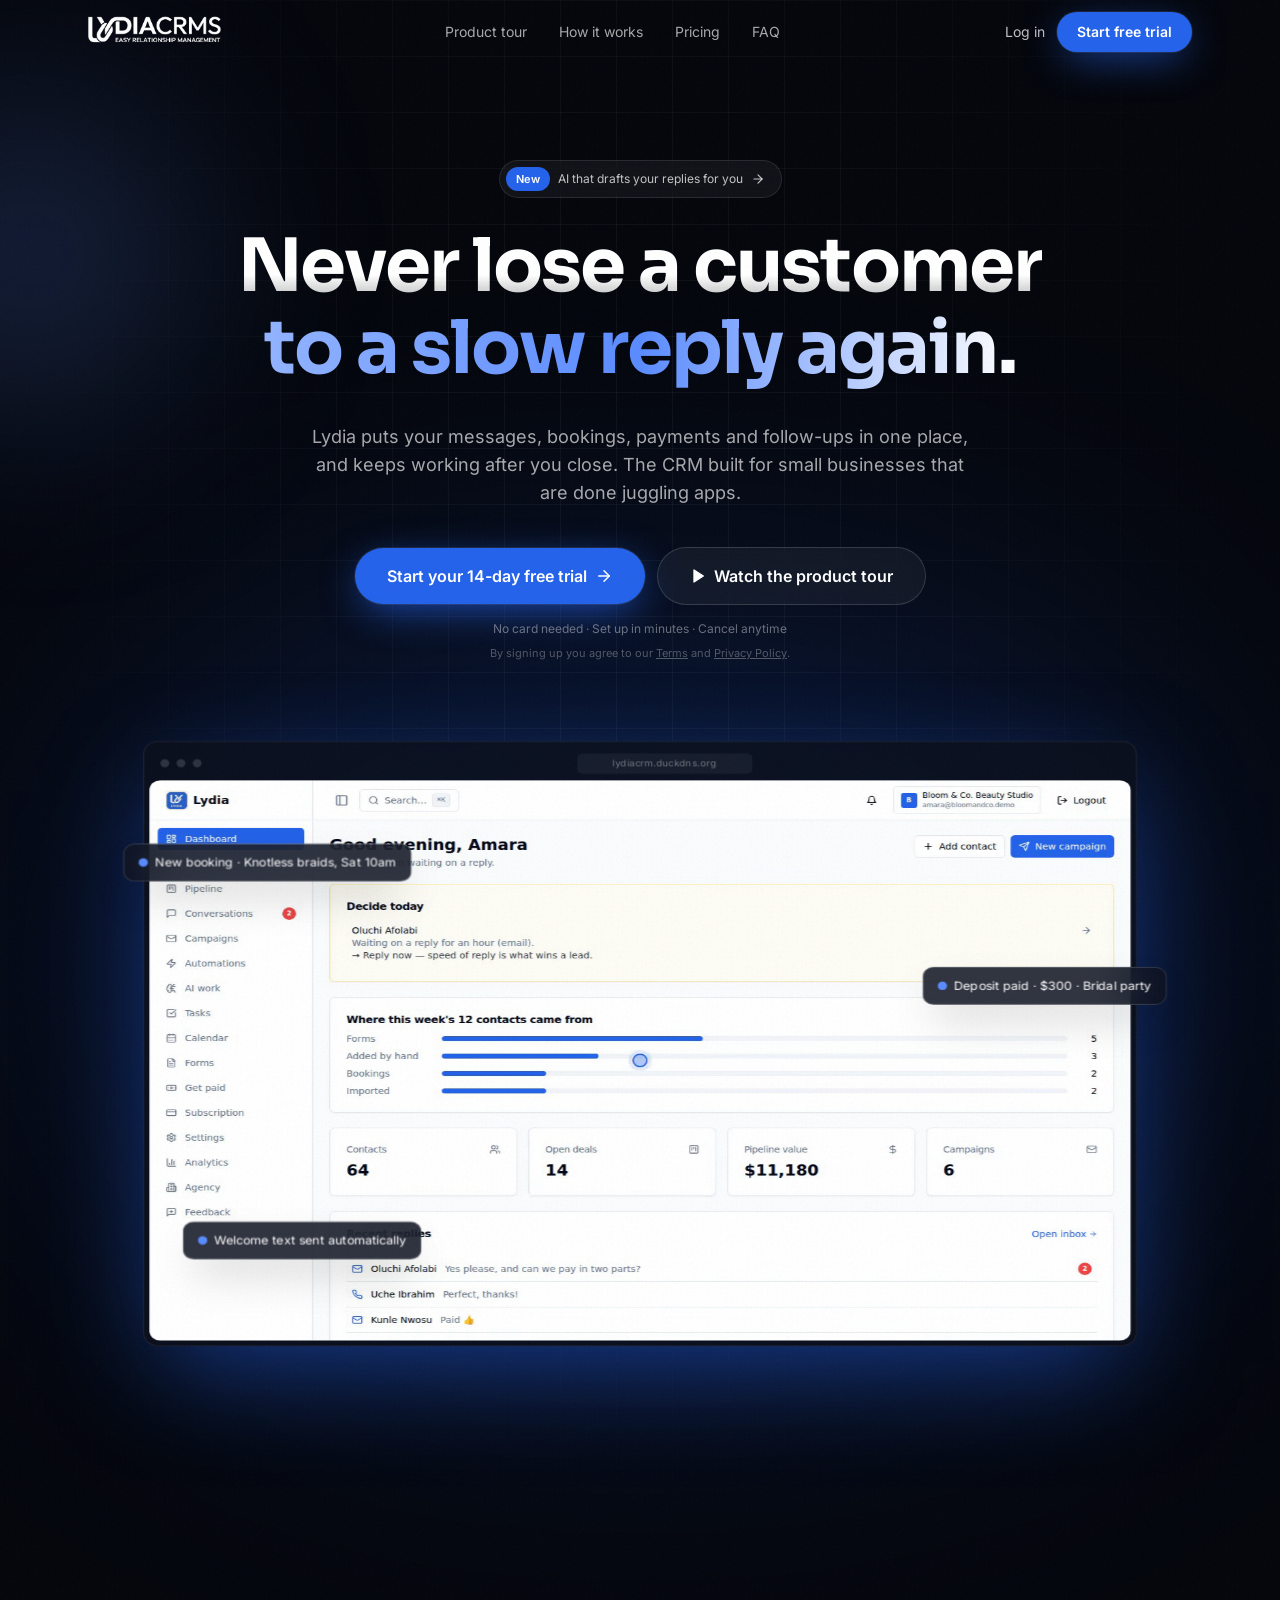
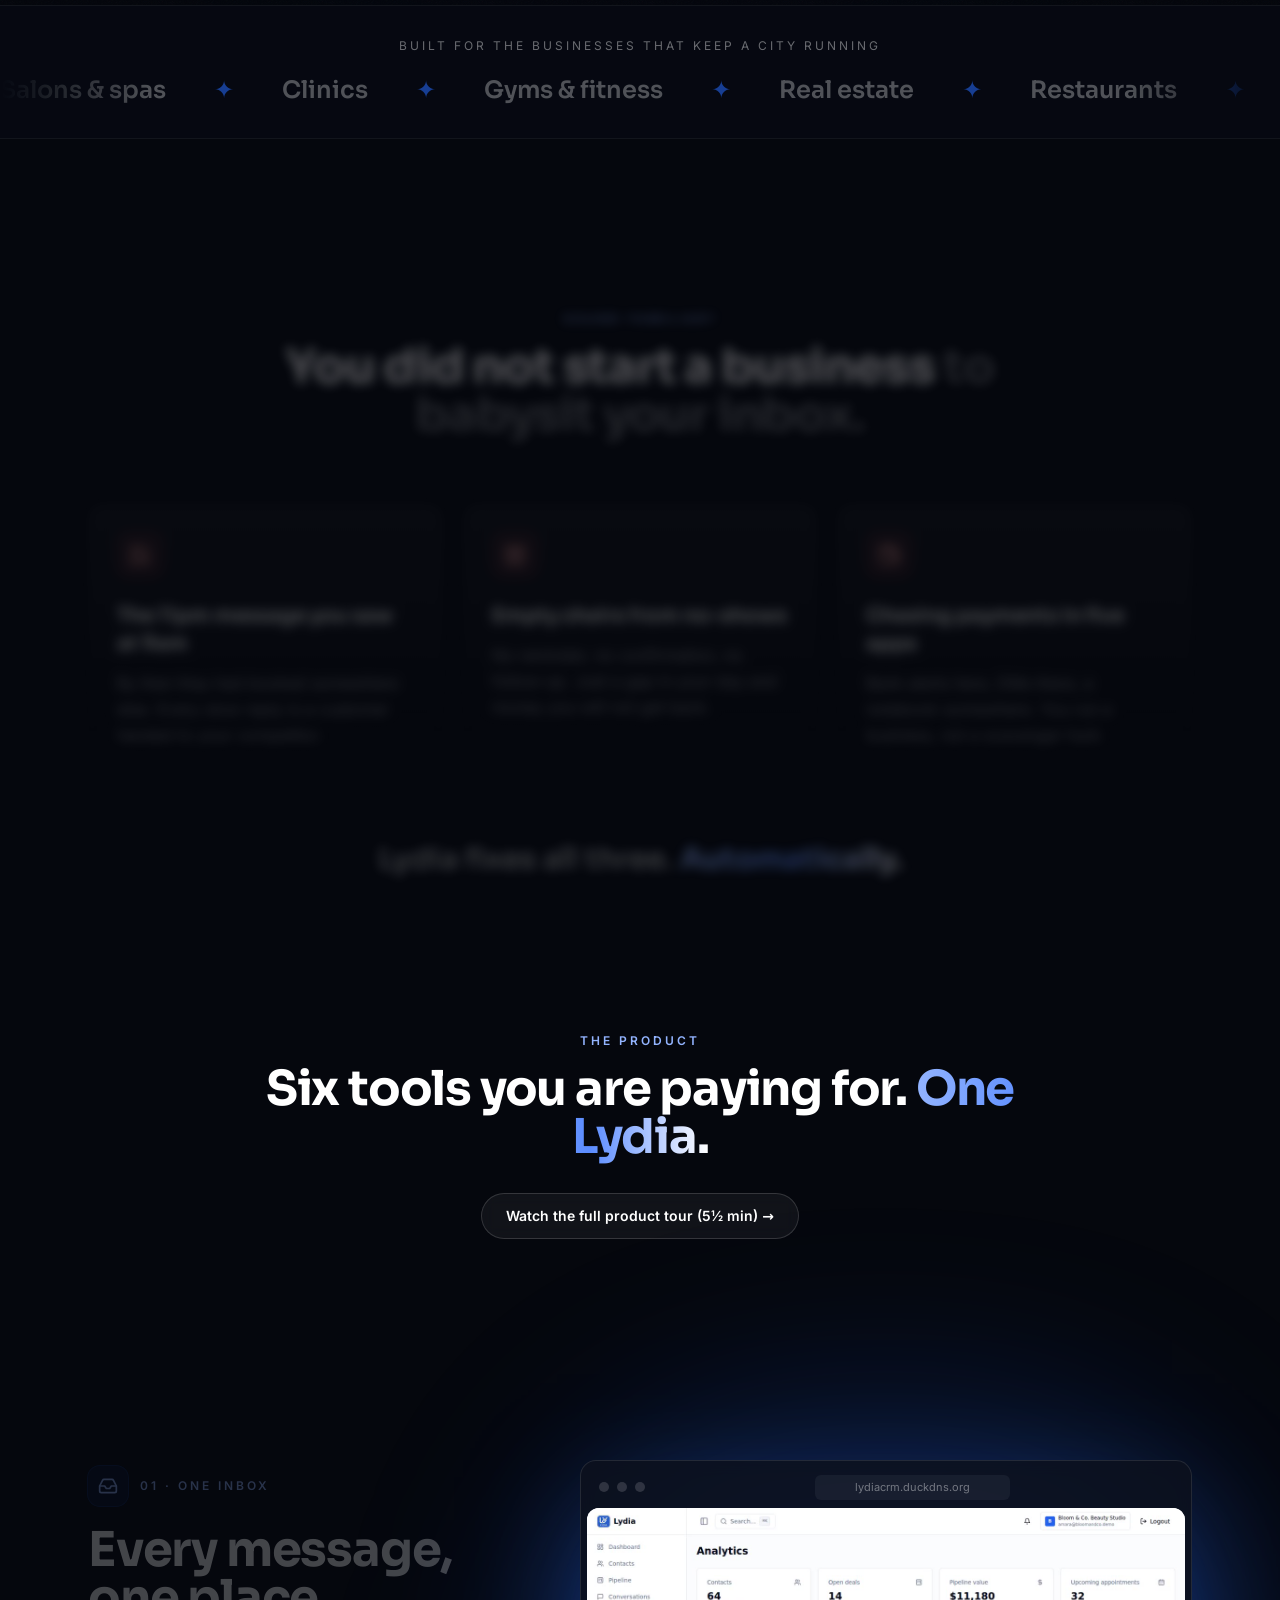
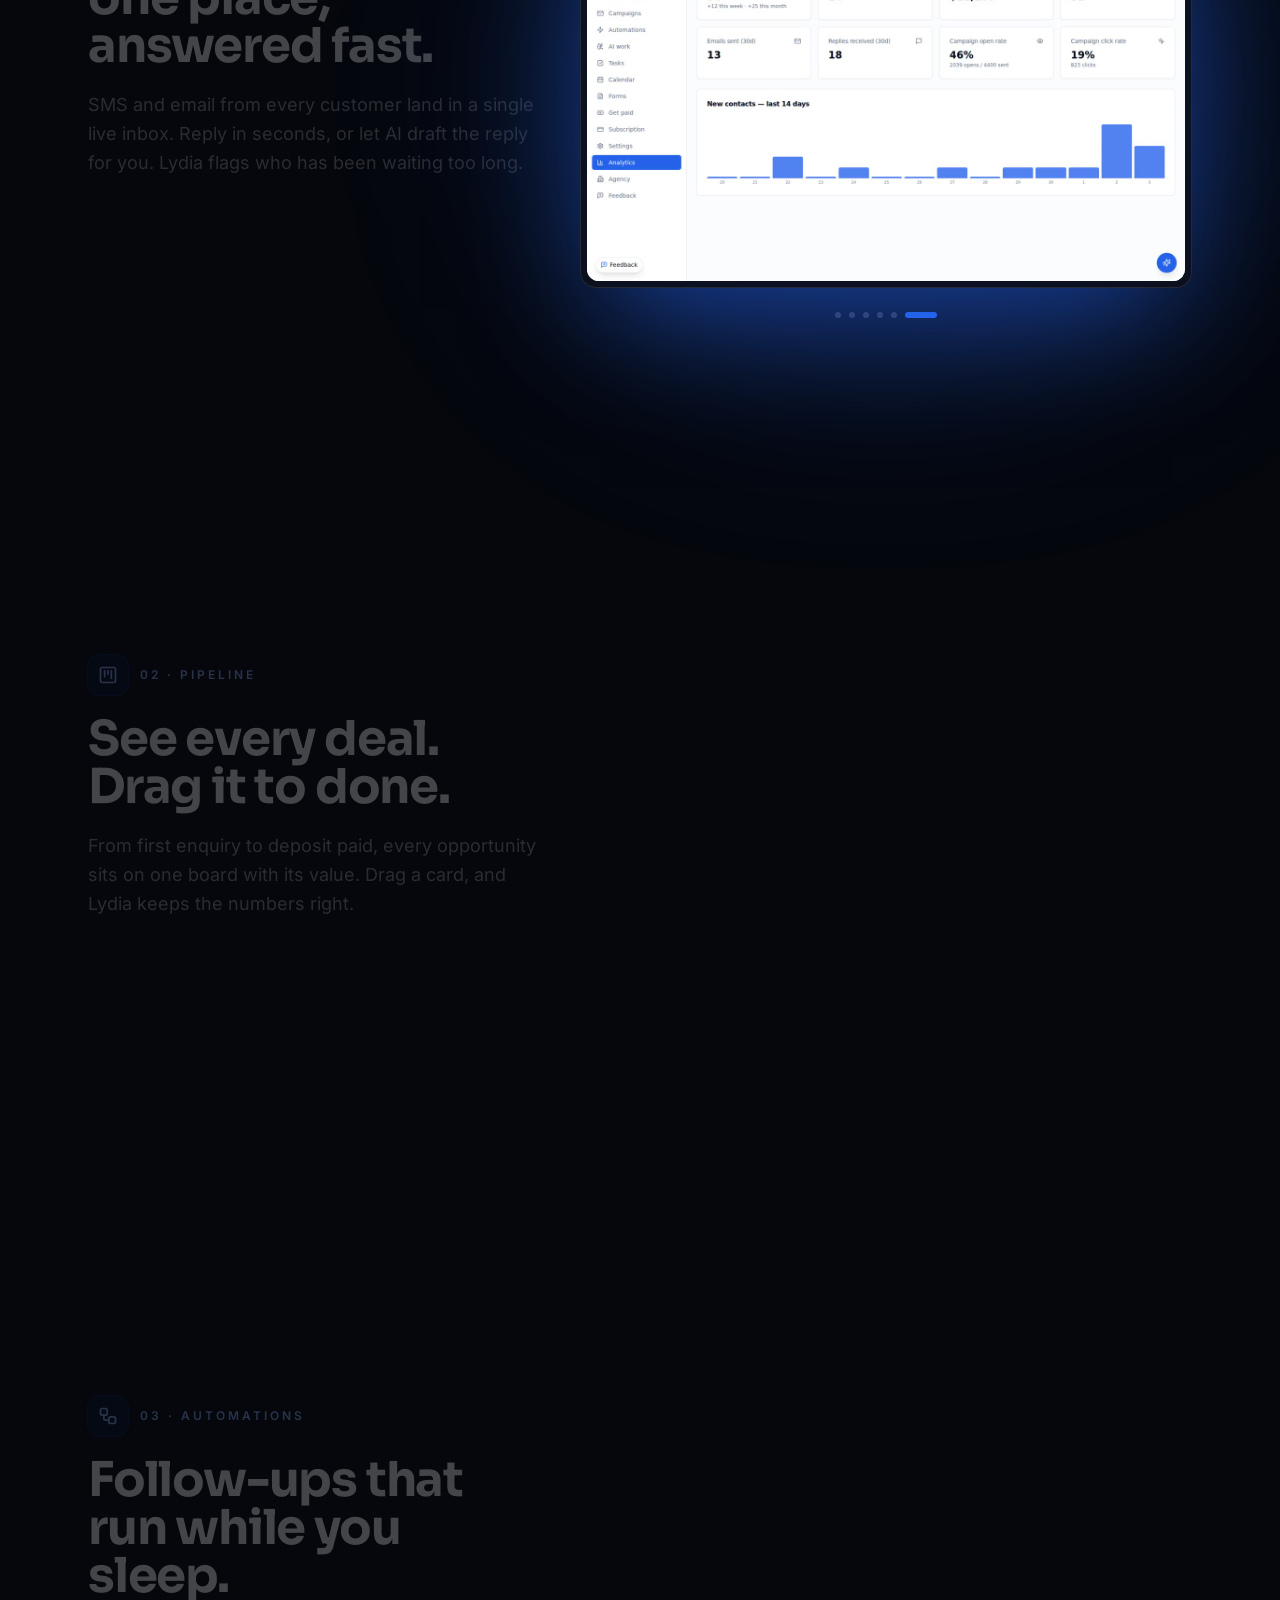
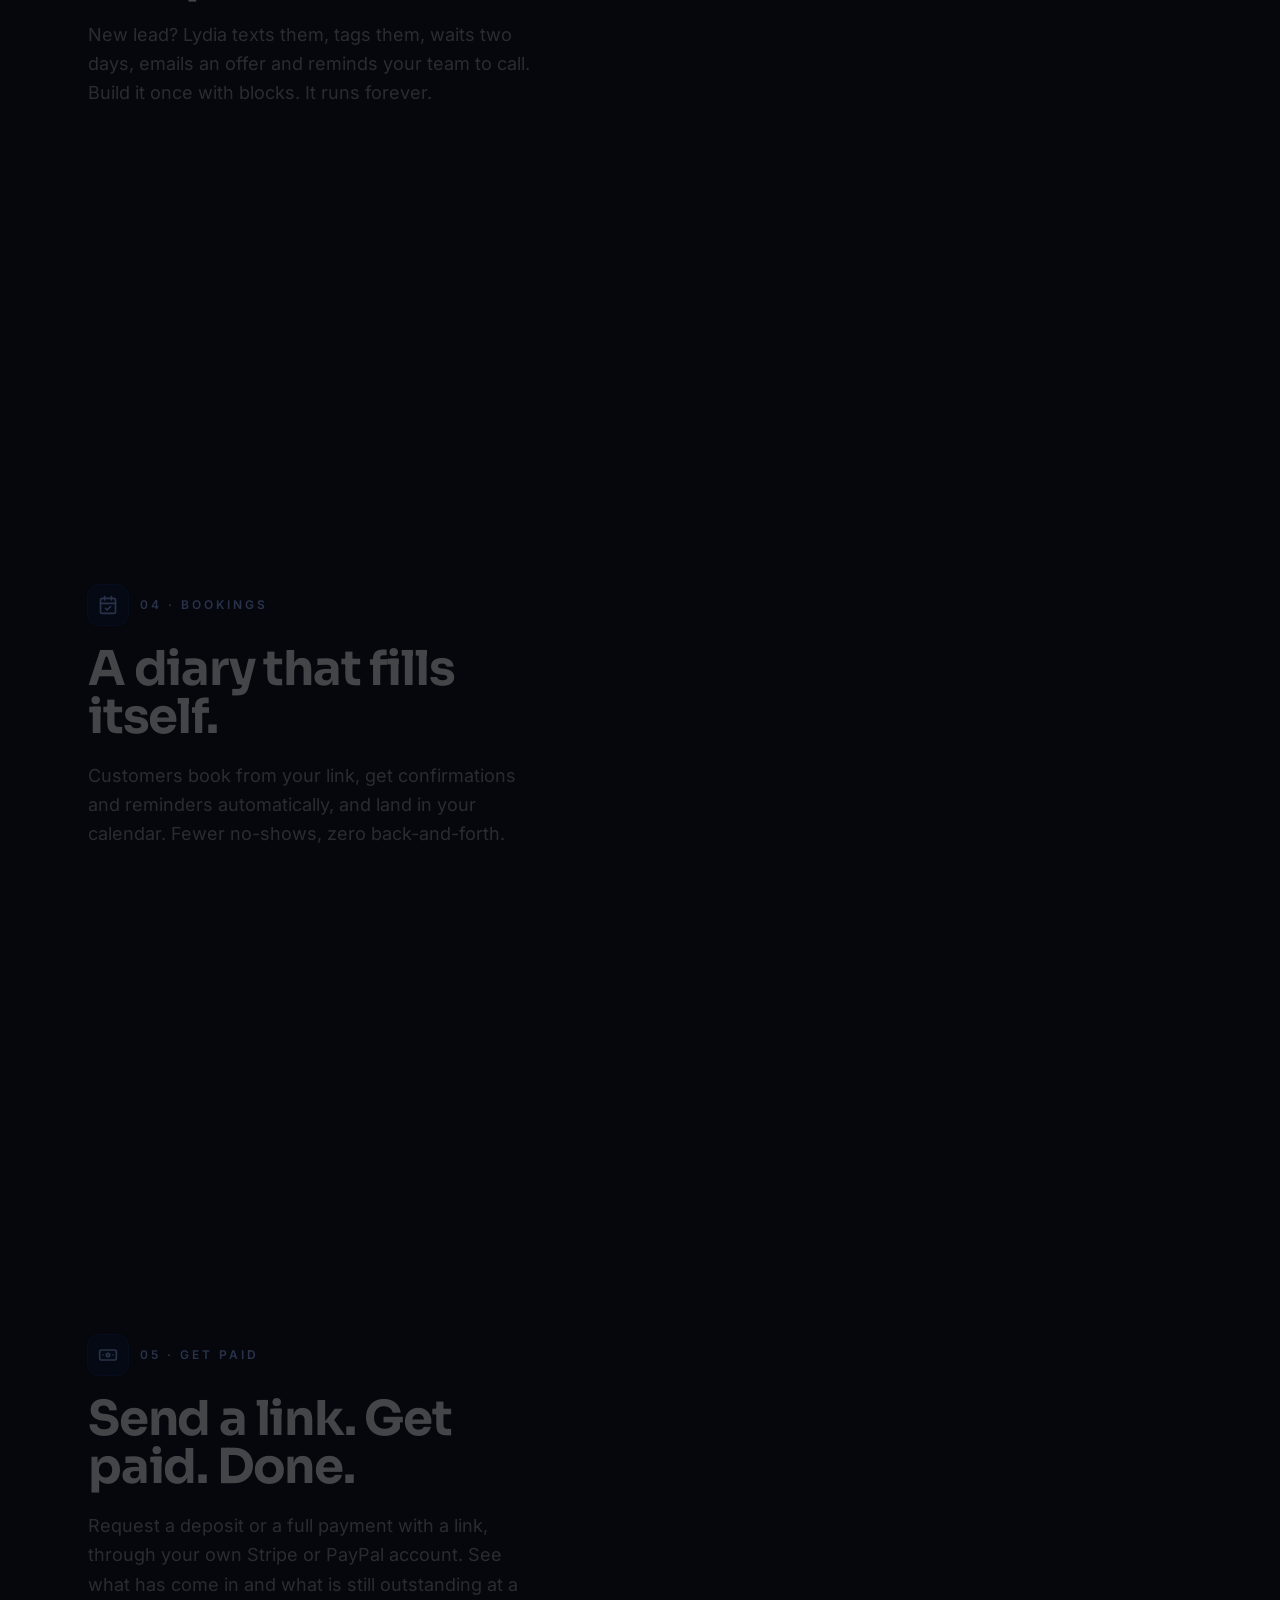
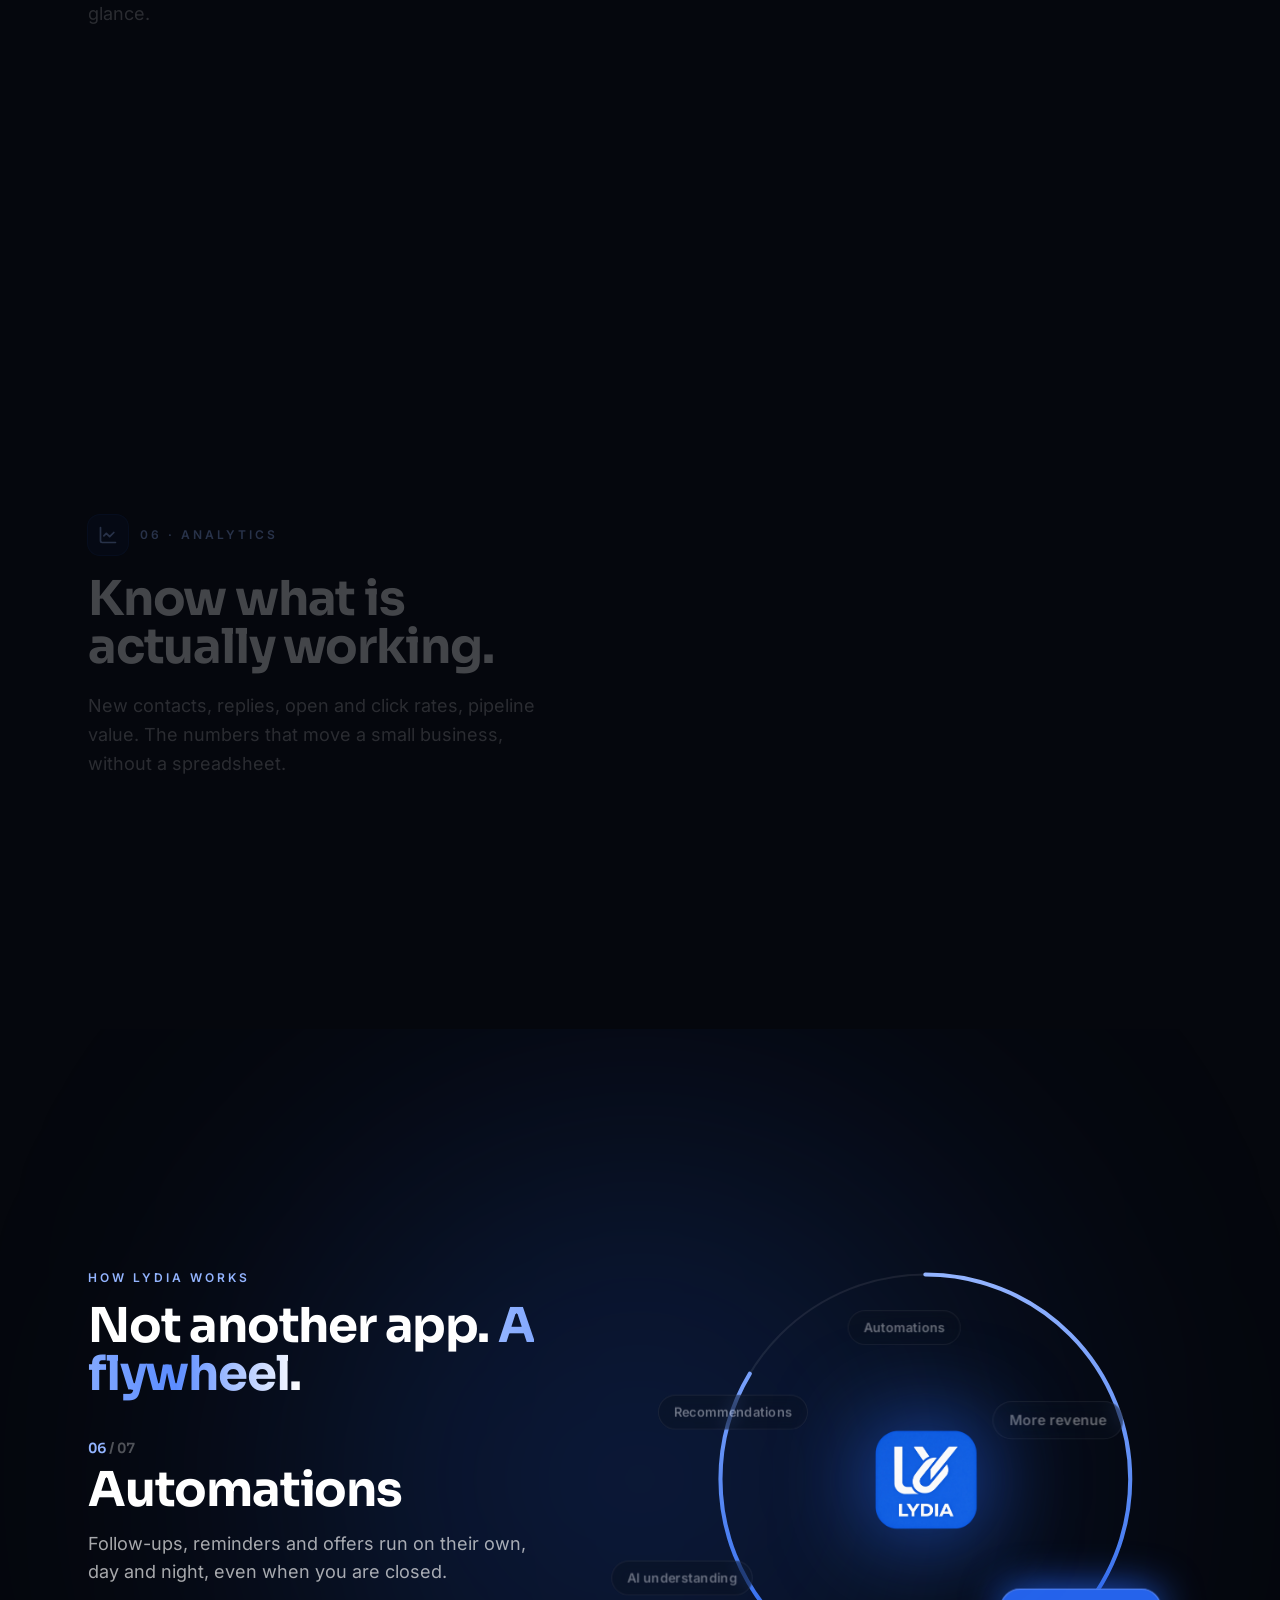
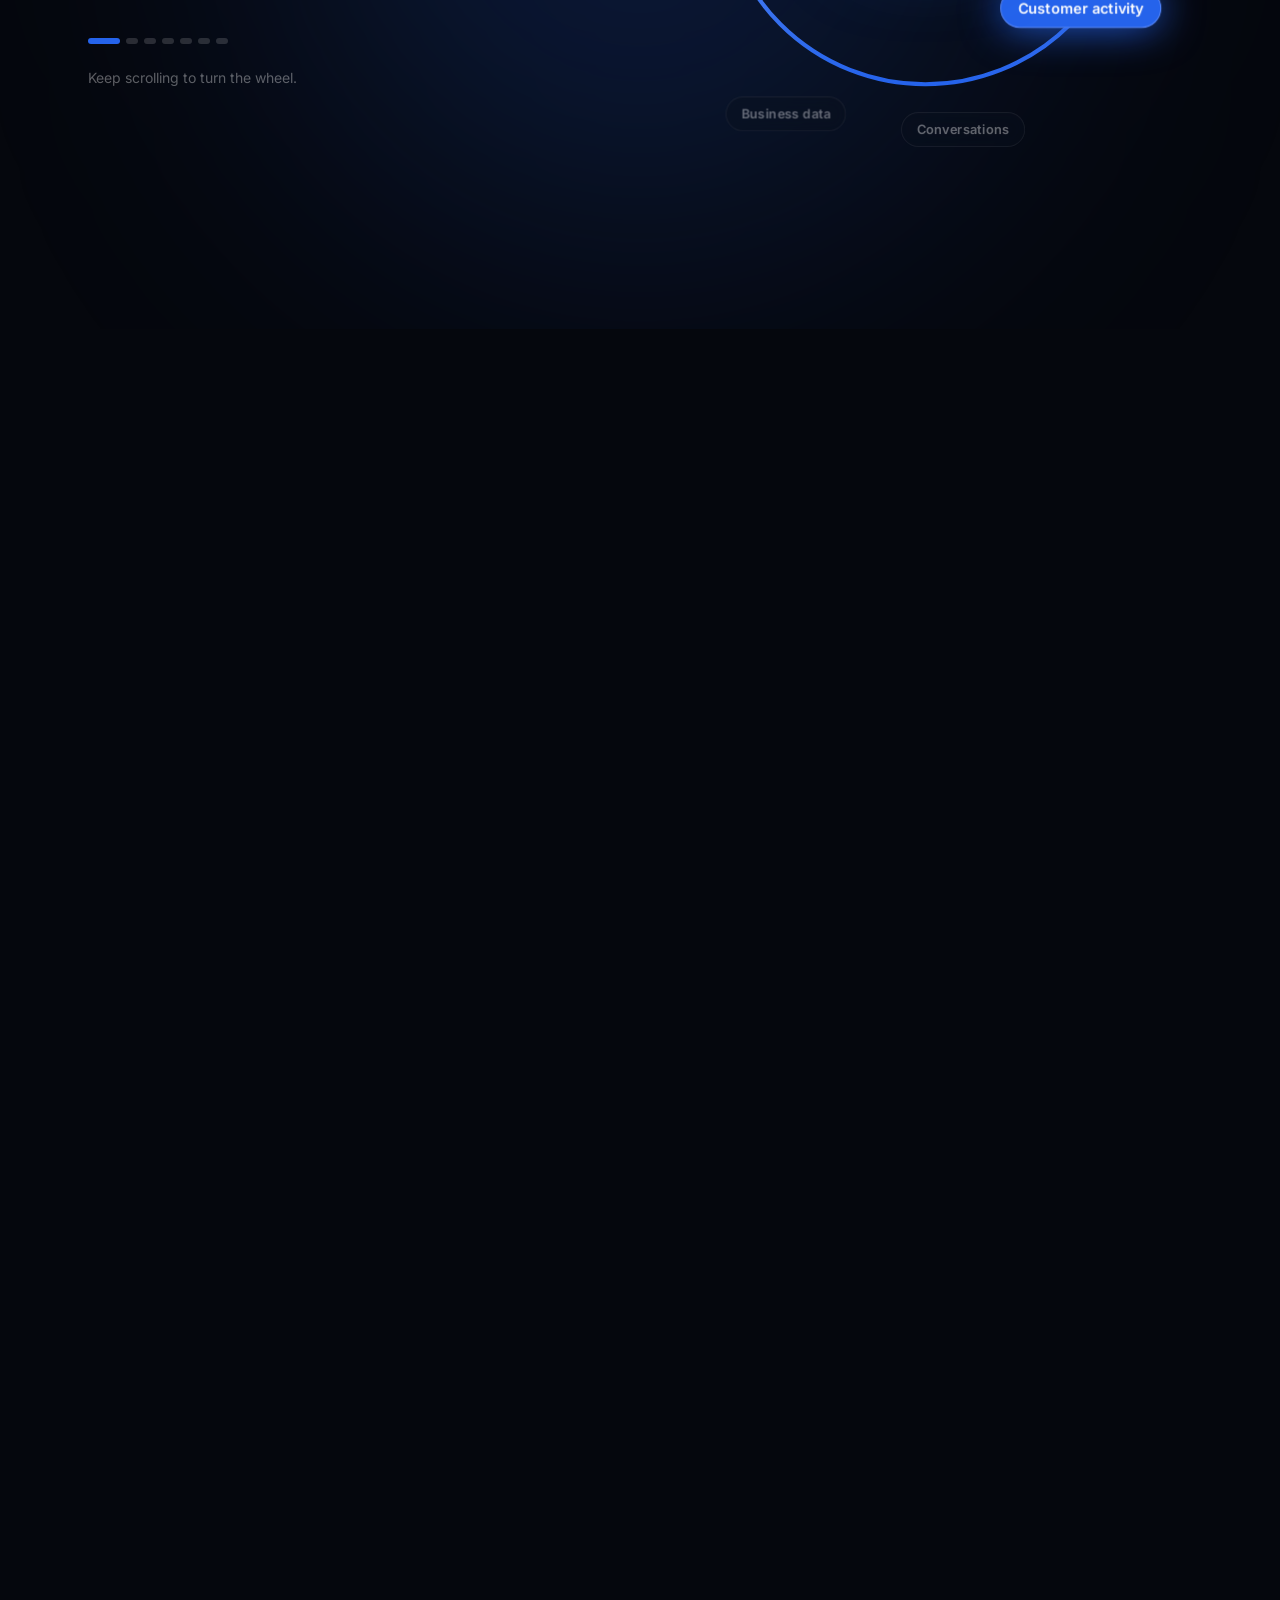
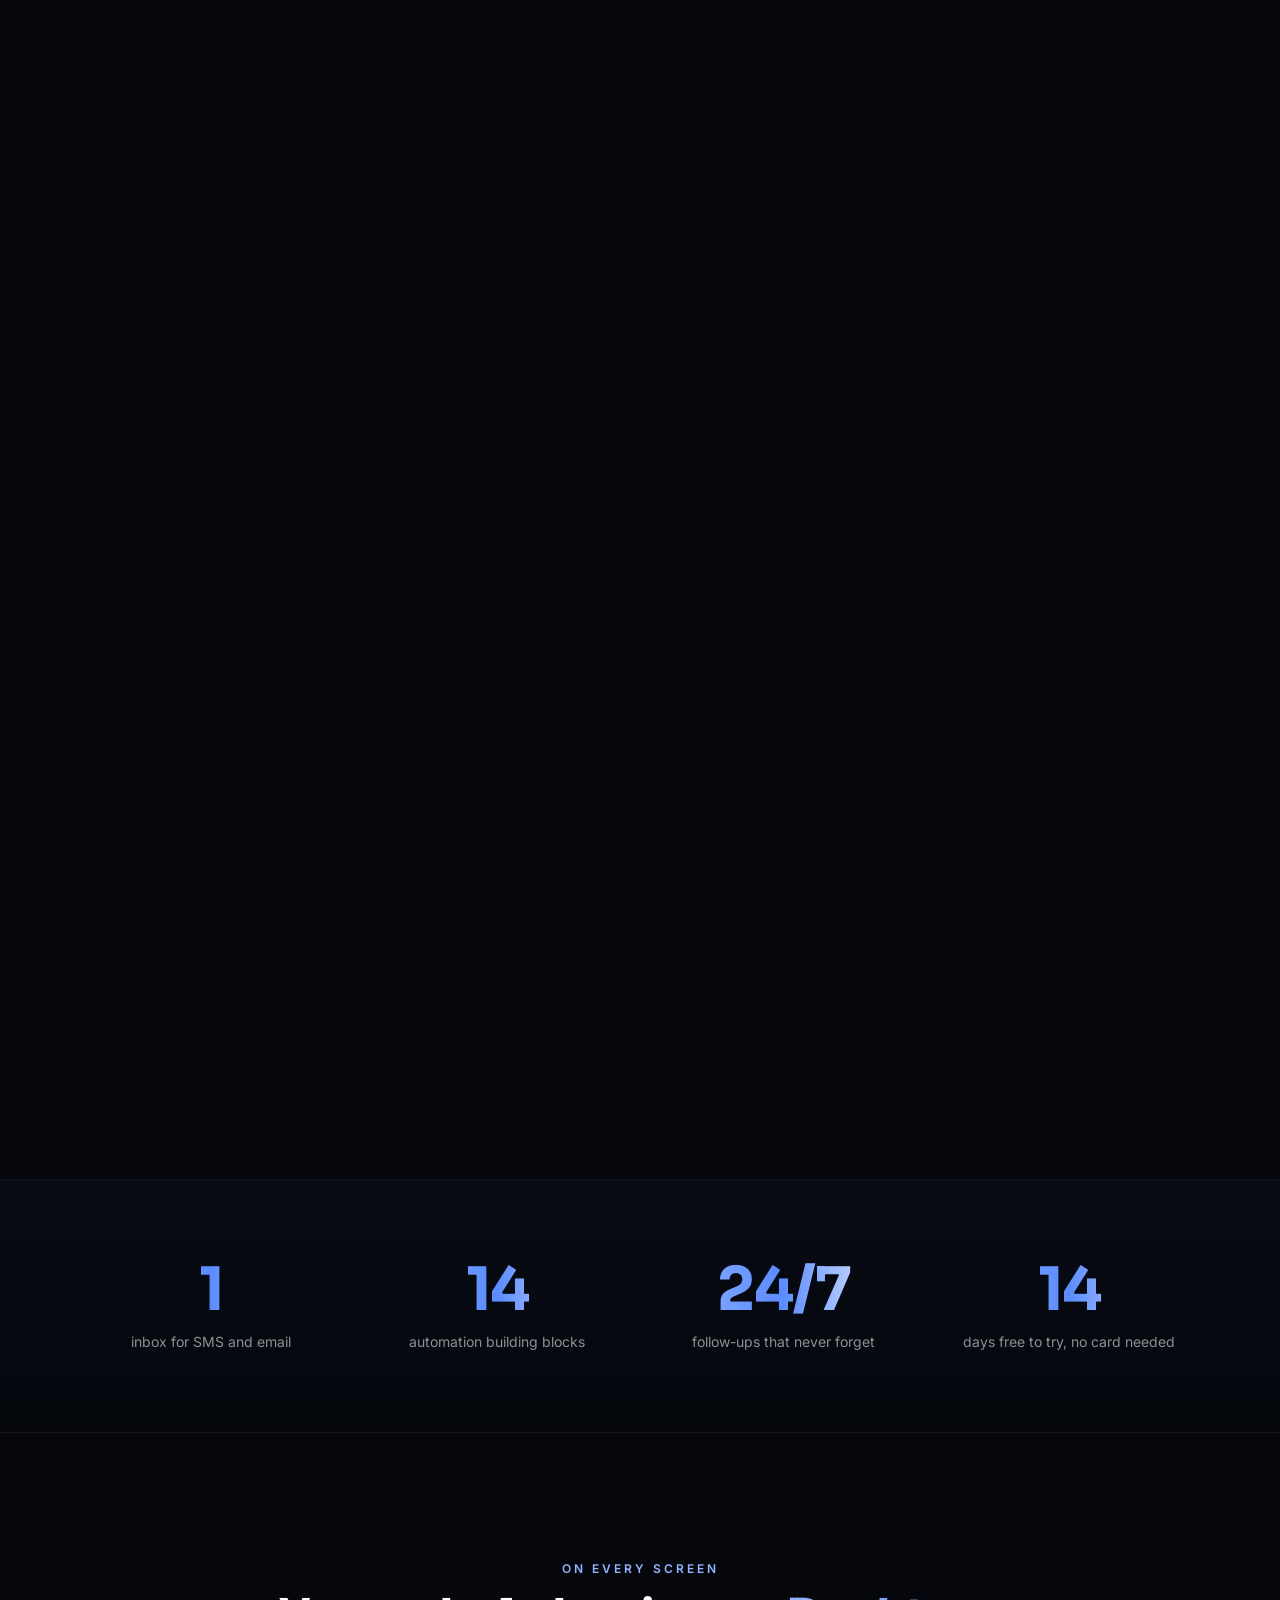
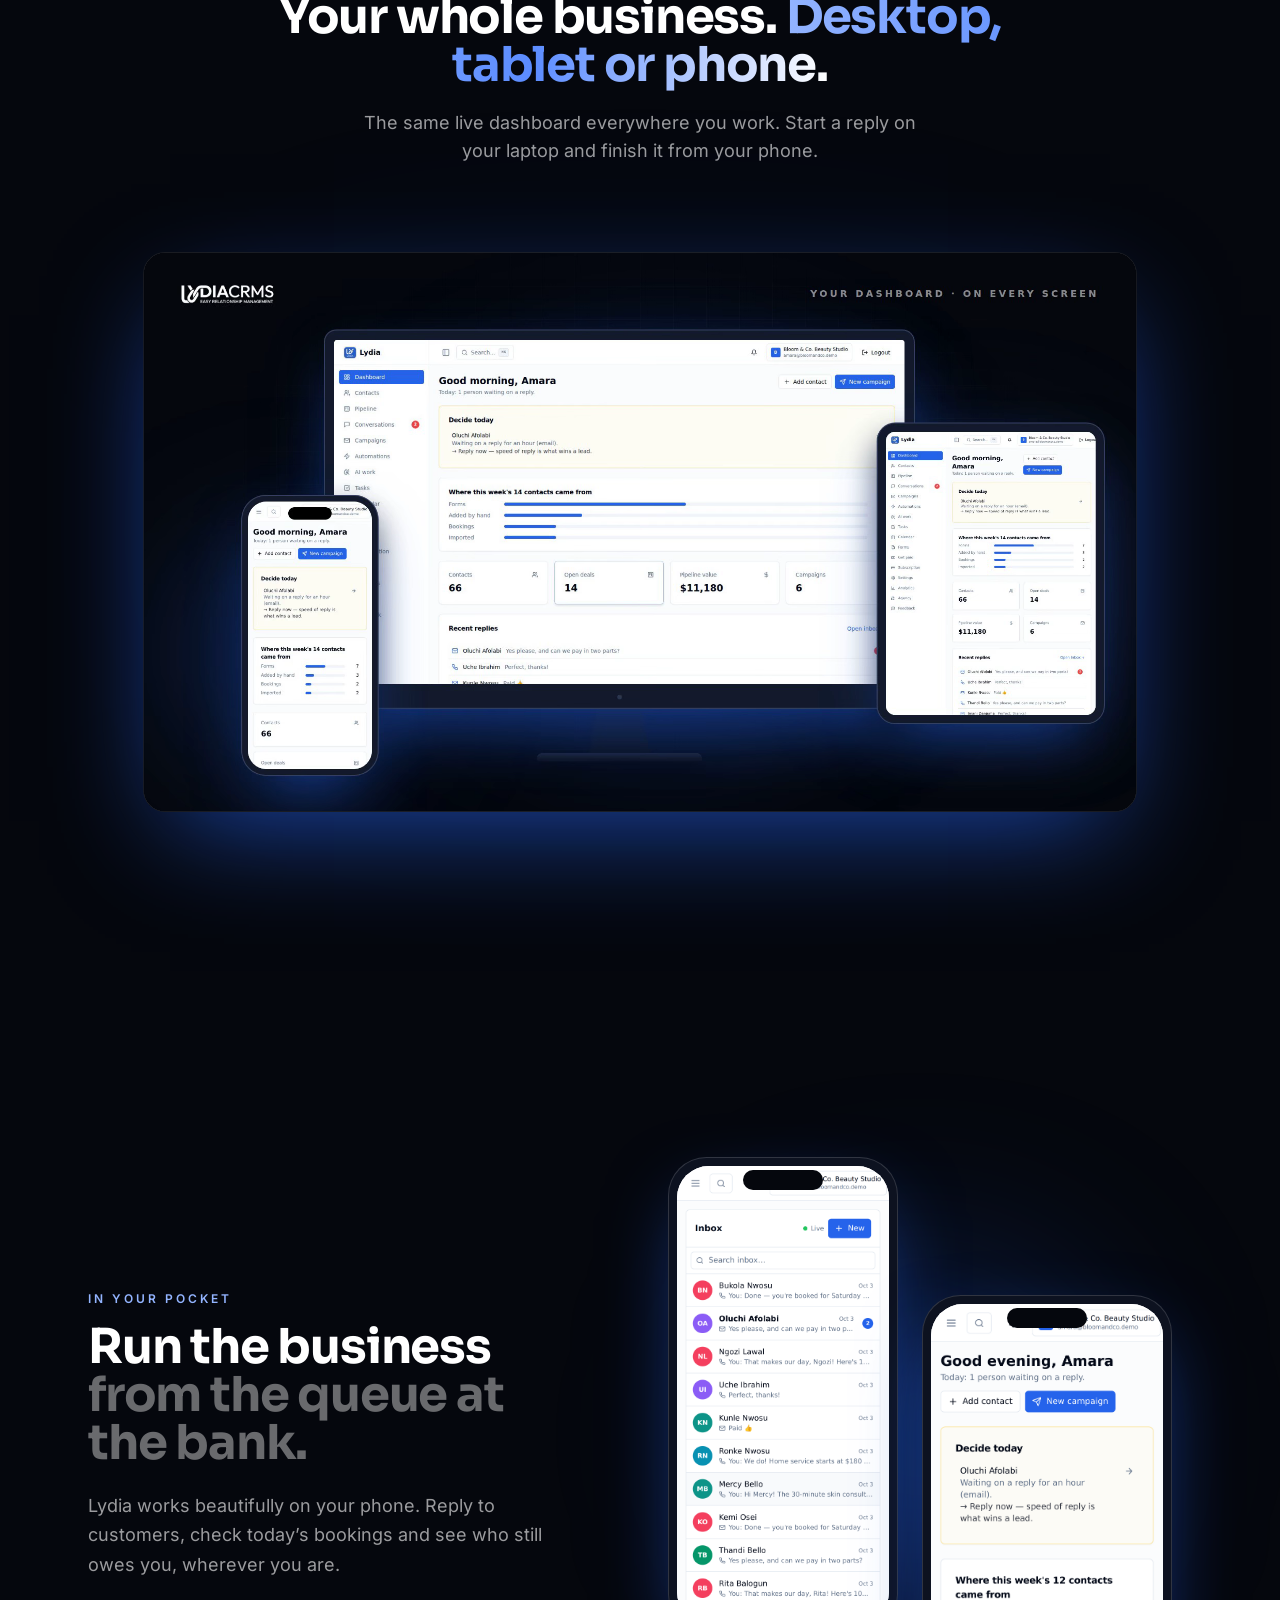
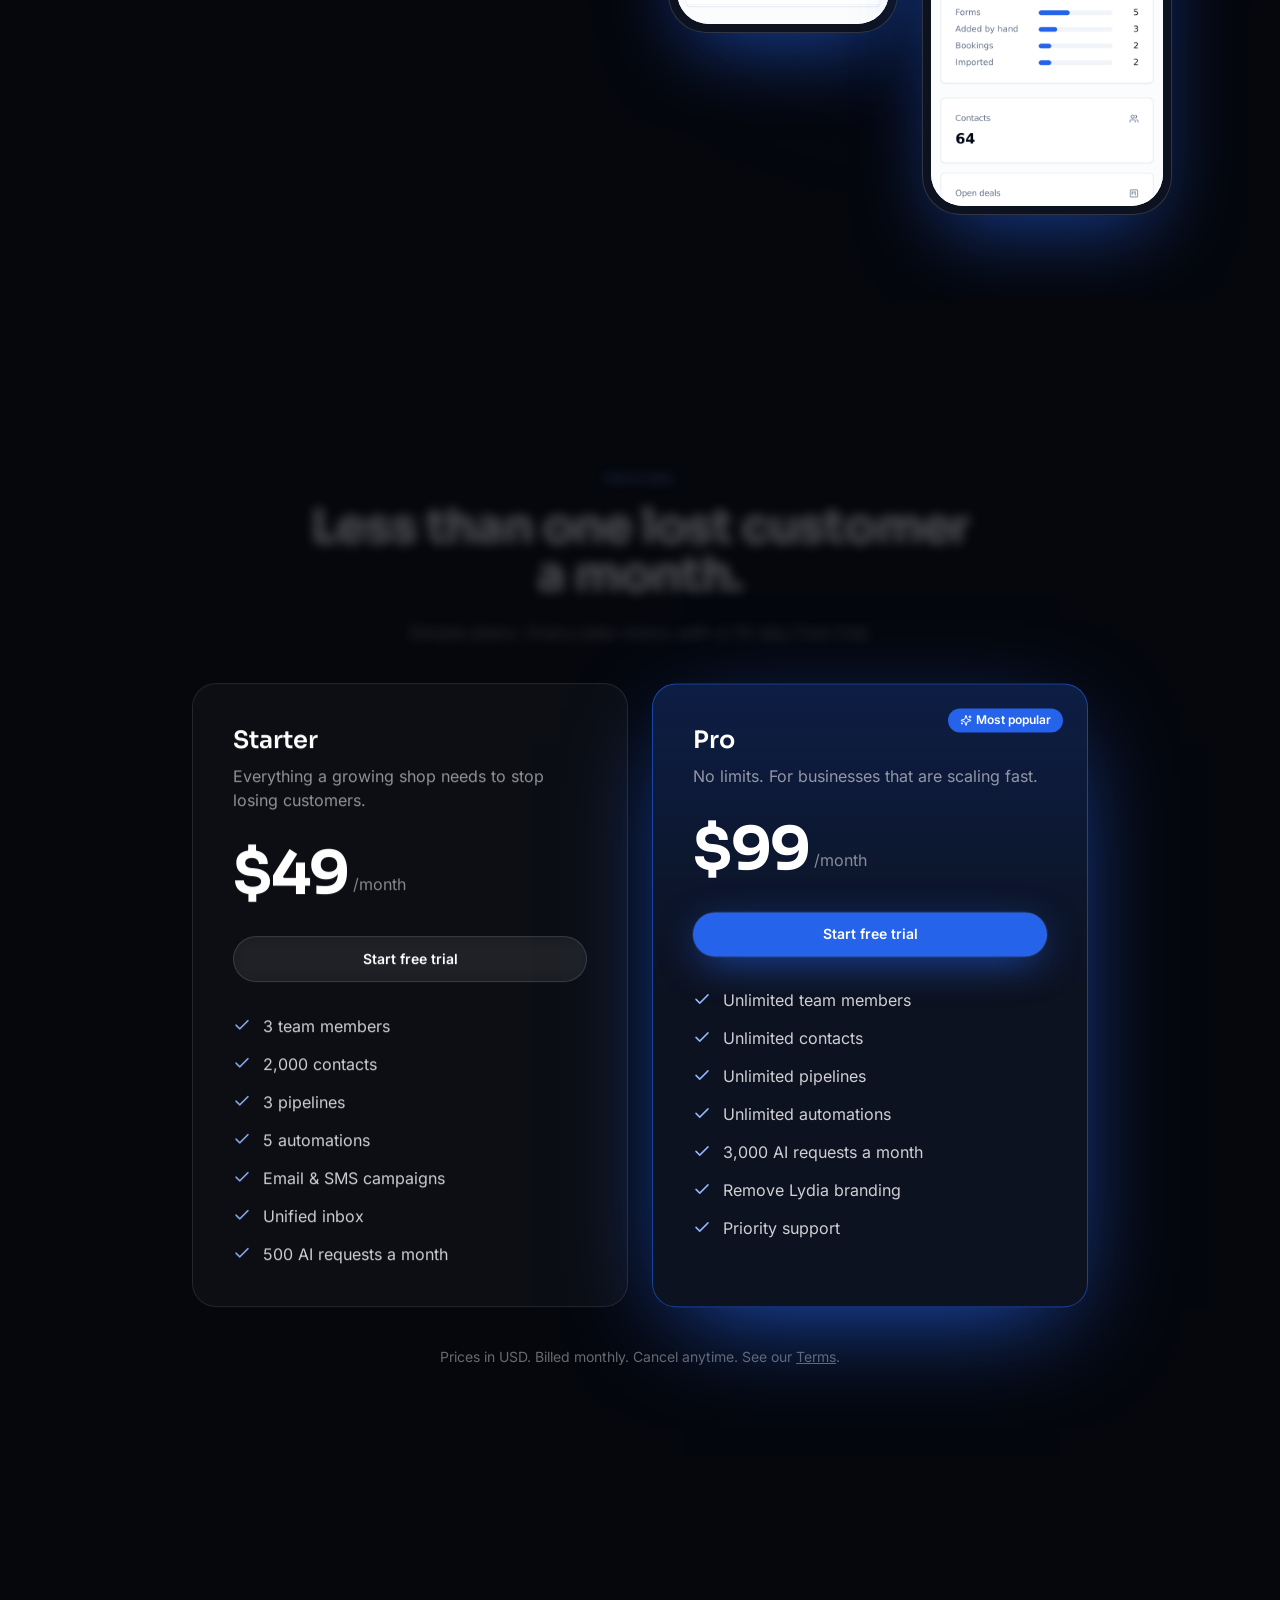
<file: index.html>
<!doctype html>
<html lang="en">
  <head>
    <meta charset="UTF-8" />
    <meta name="viewport" content="width=device-width, initial-scale=1.0" />
    <title>Lydia — The CRM that works while you sleep</title>
    <meta name="description" content="Lydia brings your customer messages, bookings, payments and follow-ups into one place, and keeps working after you close. Built for small businesses. Try it free for 14 days." />
    <meta property="og:title" content="Lydia — The CRM that works while you sleep" />
    <meta property="og:description" content="Messages, bookings, payments and follow-ups in one place. Built for small businesses." />
    <meta property="og:image" content="./media/demo-poster.jpg" />
    <meta name="theme-color" content="#05070d" />
    <link rel="icon" href="./brand/favicon-64.png" type="image/png" />
    <link rel="apple-touch-icon" href="./brand/apple-touch-icon.png" />
    <script type="module" crossorigin src="./assets/home-origin-20261127.js"></script>
    <link rel="modulepreload" crossorigin href="./assets/shared-origin-20261127.js">
    <link rel="modulepreload" crossorigin href="./assets/cta-origin-20261127.js">
    <link rel="stylesheet" crossorigin href="./assets/index-C4OSYHHc.css">
  </head>
  <body>
    <div id="root"></div>
  </body>
</html>
</file>
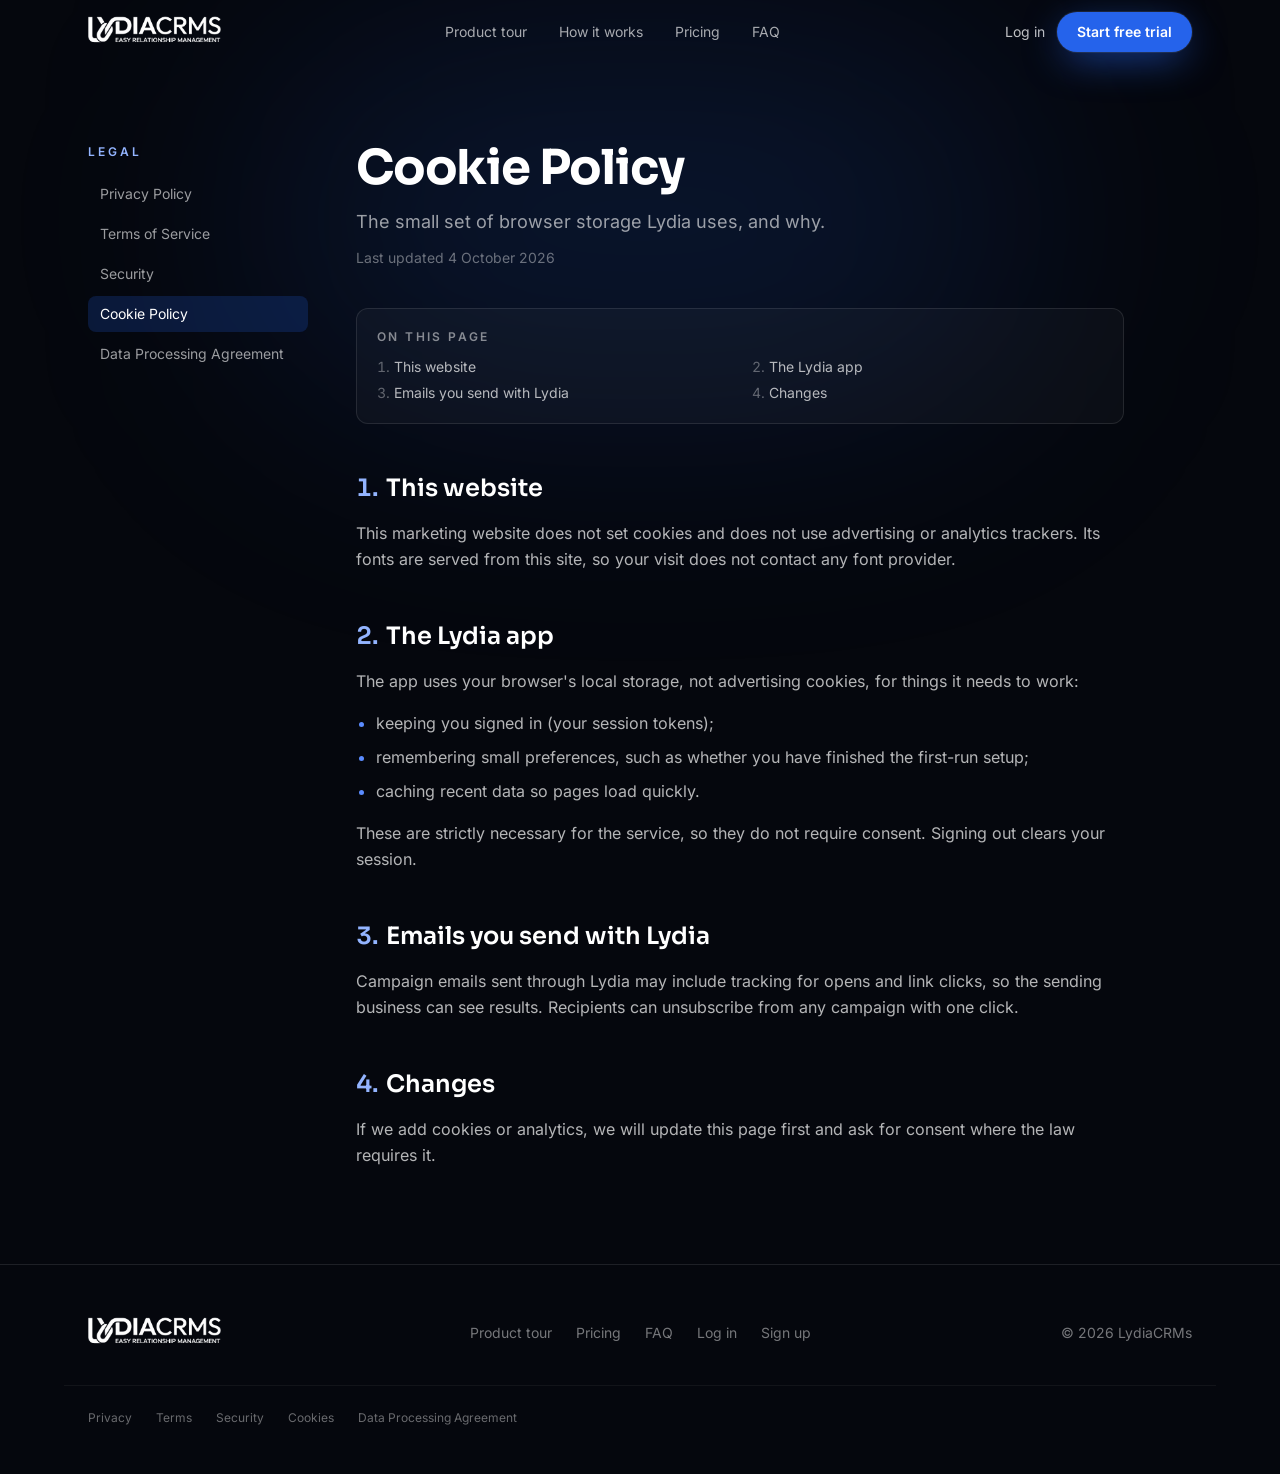
<file: cookies.html>
<!doctype html>
<html lang="en">
  <head>
    <meta charset="UTF-8" />
    <meta name="viewport" content="width=device-width, initial-scale=1.0" />
    <title>Cookie Policy — Lydia CRMS</title>
    <meta name="description" content="Lydia CRMS Cookie Policy." />
    <meta property="og:title" content="Lydia — The CRM that works while you sleep" />
    <meta property="og:description" content="Messages, bookings, payments and follow-ups in one place. Built for small businesses." />
    <meta property="og:image" content="./media/demo-poster.jpg" />
    <meta name="theme-color" content="#05070d" />
    <link rel="icon" href="./brand/favicon-64.png" type="image/png" />
    <link rel="apple-touch-icon" href="./brand/apple-touch-icon.png" />
    <script type="module" crossorigin src="./assets/index-DDCMtr4b.js"></script>
    <script type="module" crossorigin src="./assets/legal-DFLEk7tQ.js"></script>
    <link rel="stylesheet" crossorigin href="./assets/index-C4OSYHHc.css">
  </head>
  <body>
    <div id="root" data-page="cookies"></div>
  </body>
</html>
</file>
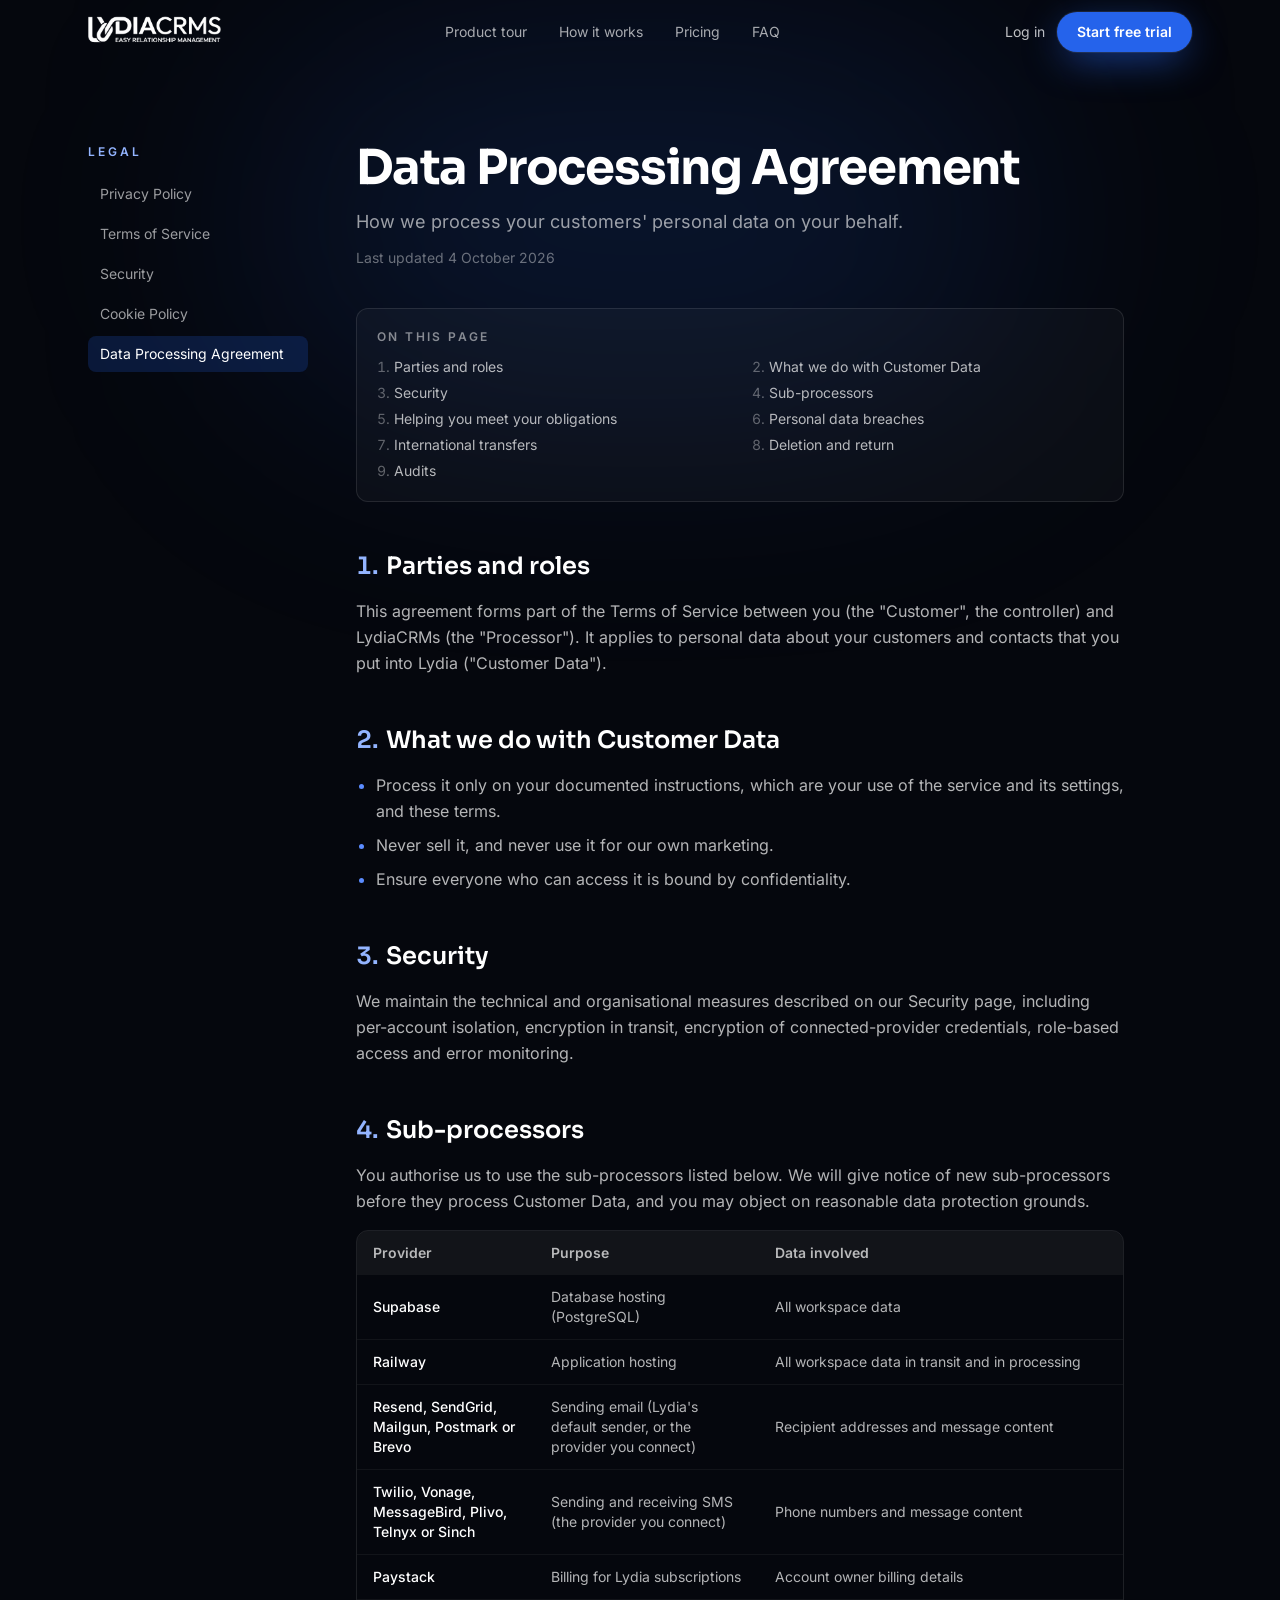
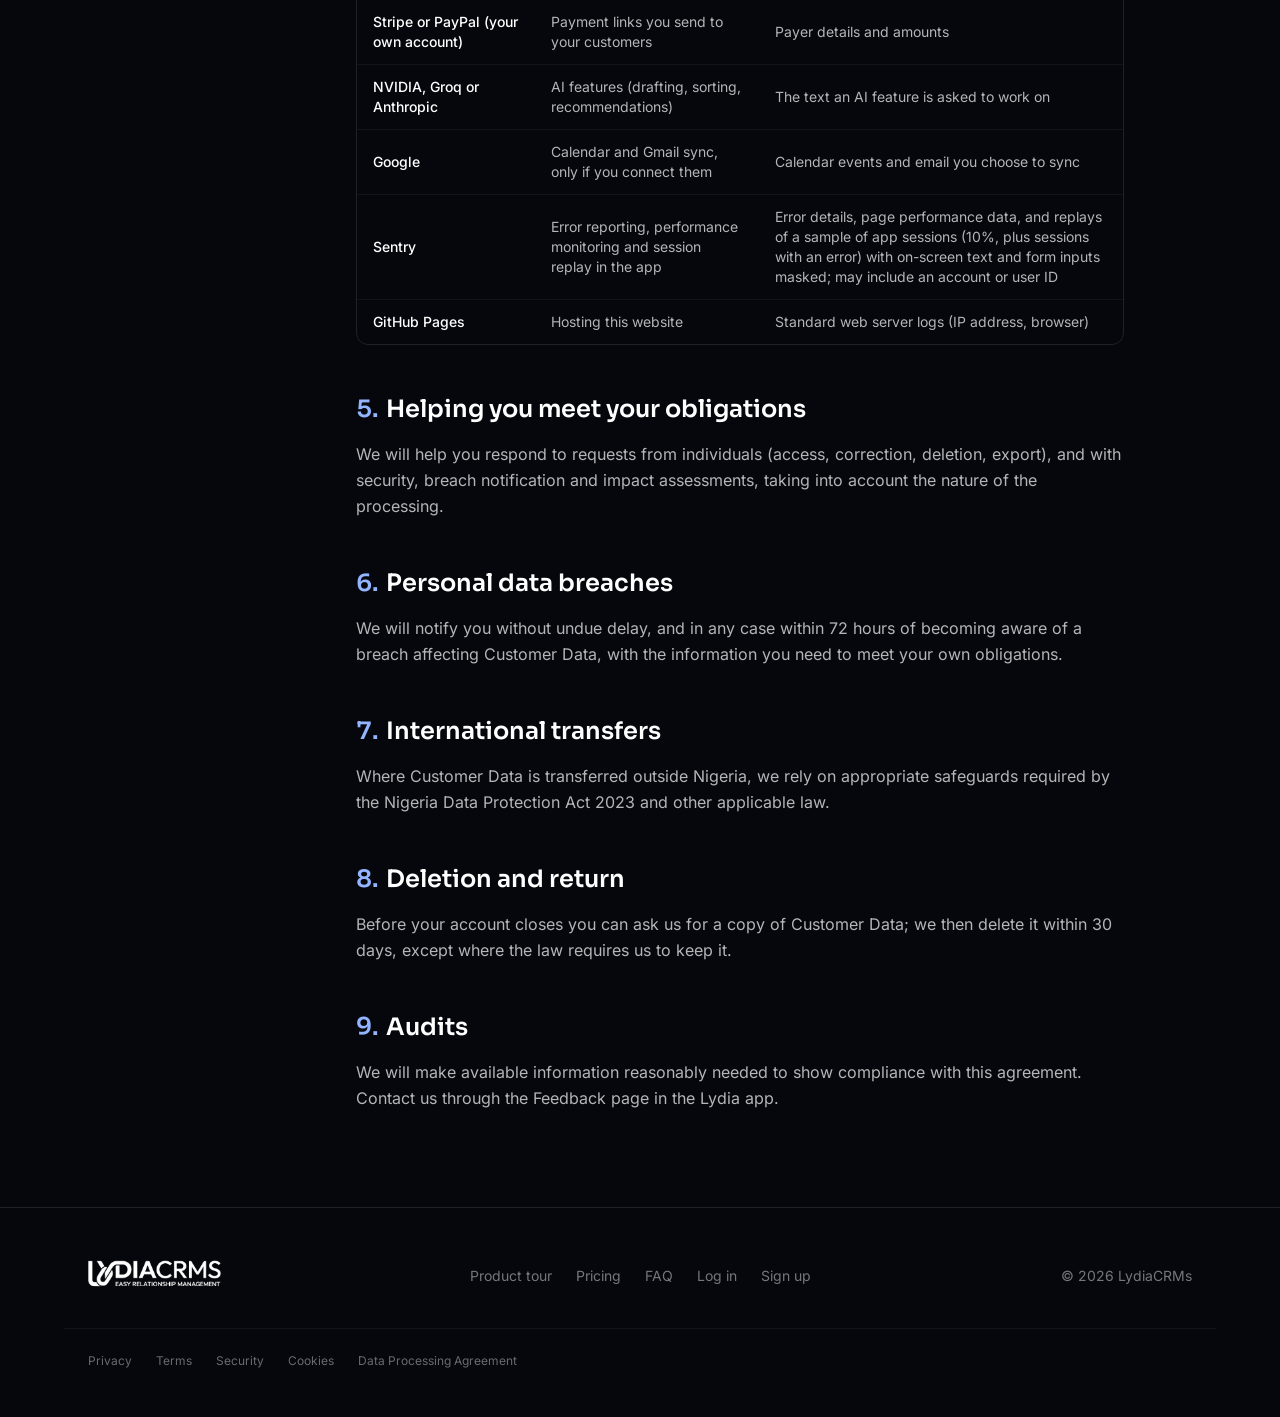
<file: dpa.html>
<!doctype html>
<html lang="en">
  <head>
    <meta charset="UTF-8" />
    <meta name="viewport" content="width=device-width, initial-scale=1.0" />
    <title>Data Processing Agreement — Lydia CRMS</title>
    <meta name="description" content="Lydia CRMS Data Processing Agreement." />
    <meta property="og:title" content="Lydia — The CRM that works while you sleep" />
    <meta property="og:description" content="Messages, bookings, payments and follow-ups in one place. Built for small businesses." />
    <meta property="og:image" content="./media/demo-poster.jpg" />
    <meta name="theme-color" content="#05070d" />
    <link rel="icon" href="./brand/favicon-64.png" type="image/png" />
    <link rel="apple-touch-icon" href="./brand/apple-touch-icon.png" />
    <script type="module" crossorigin src="./assets/index-DDCMtr4b.js"></script>
    <script type="module" crossorigin src="./assets/legal-DFLEk7tQ.js"></script>
    <link rel="stylesheet" crossorigin href="./assets/index-C4OSYHHc.css">
  </head>
  <body>
    <div id="root" data-page="dpa"></div>
  </body>
</html>
</file>
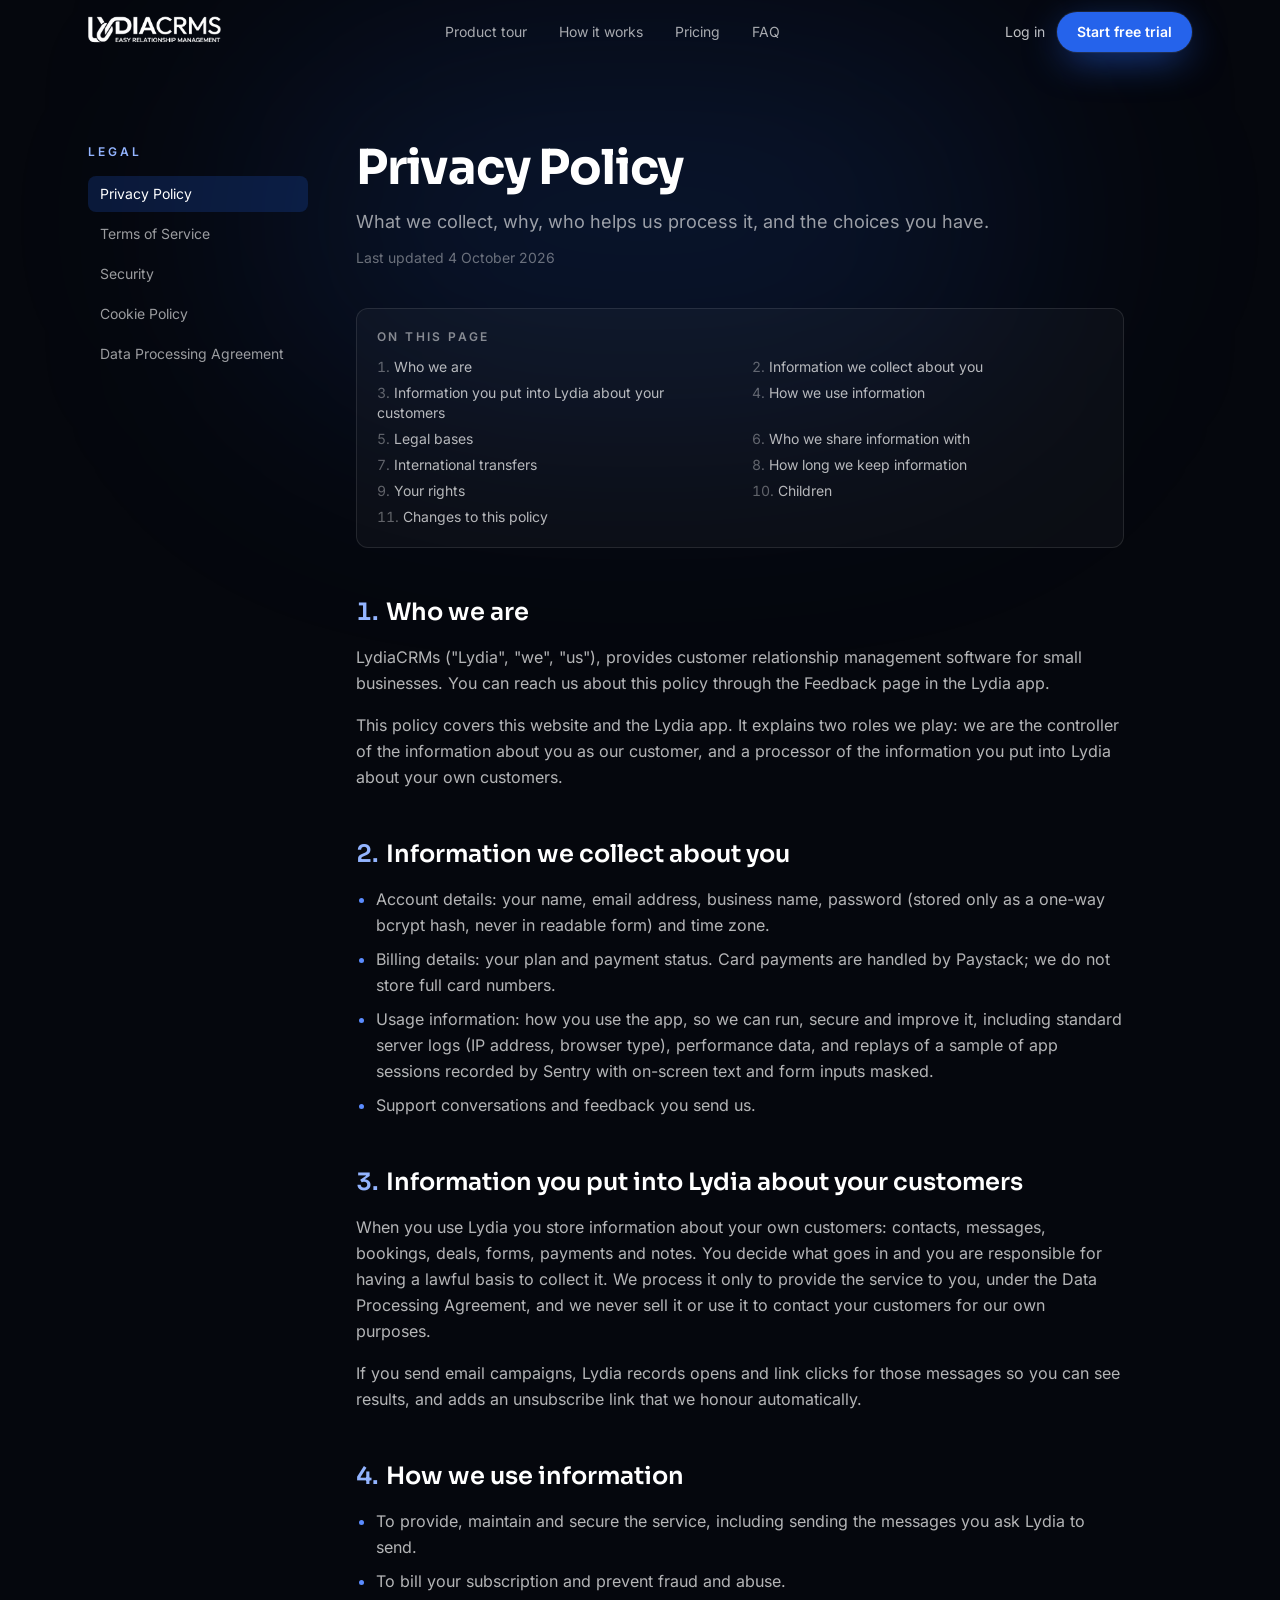
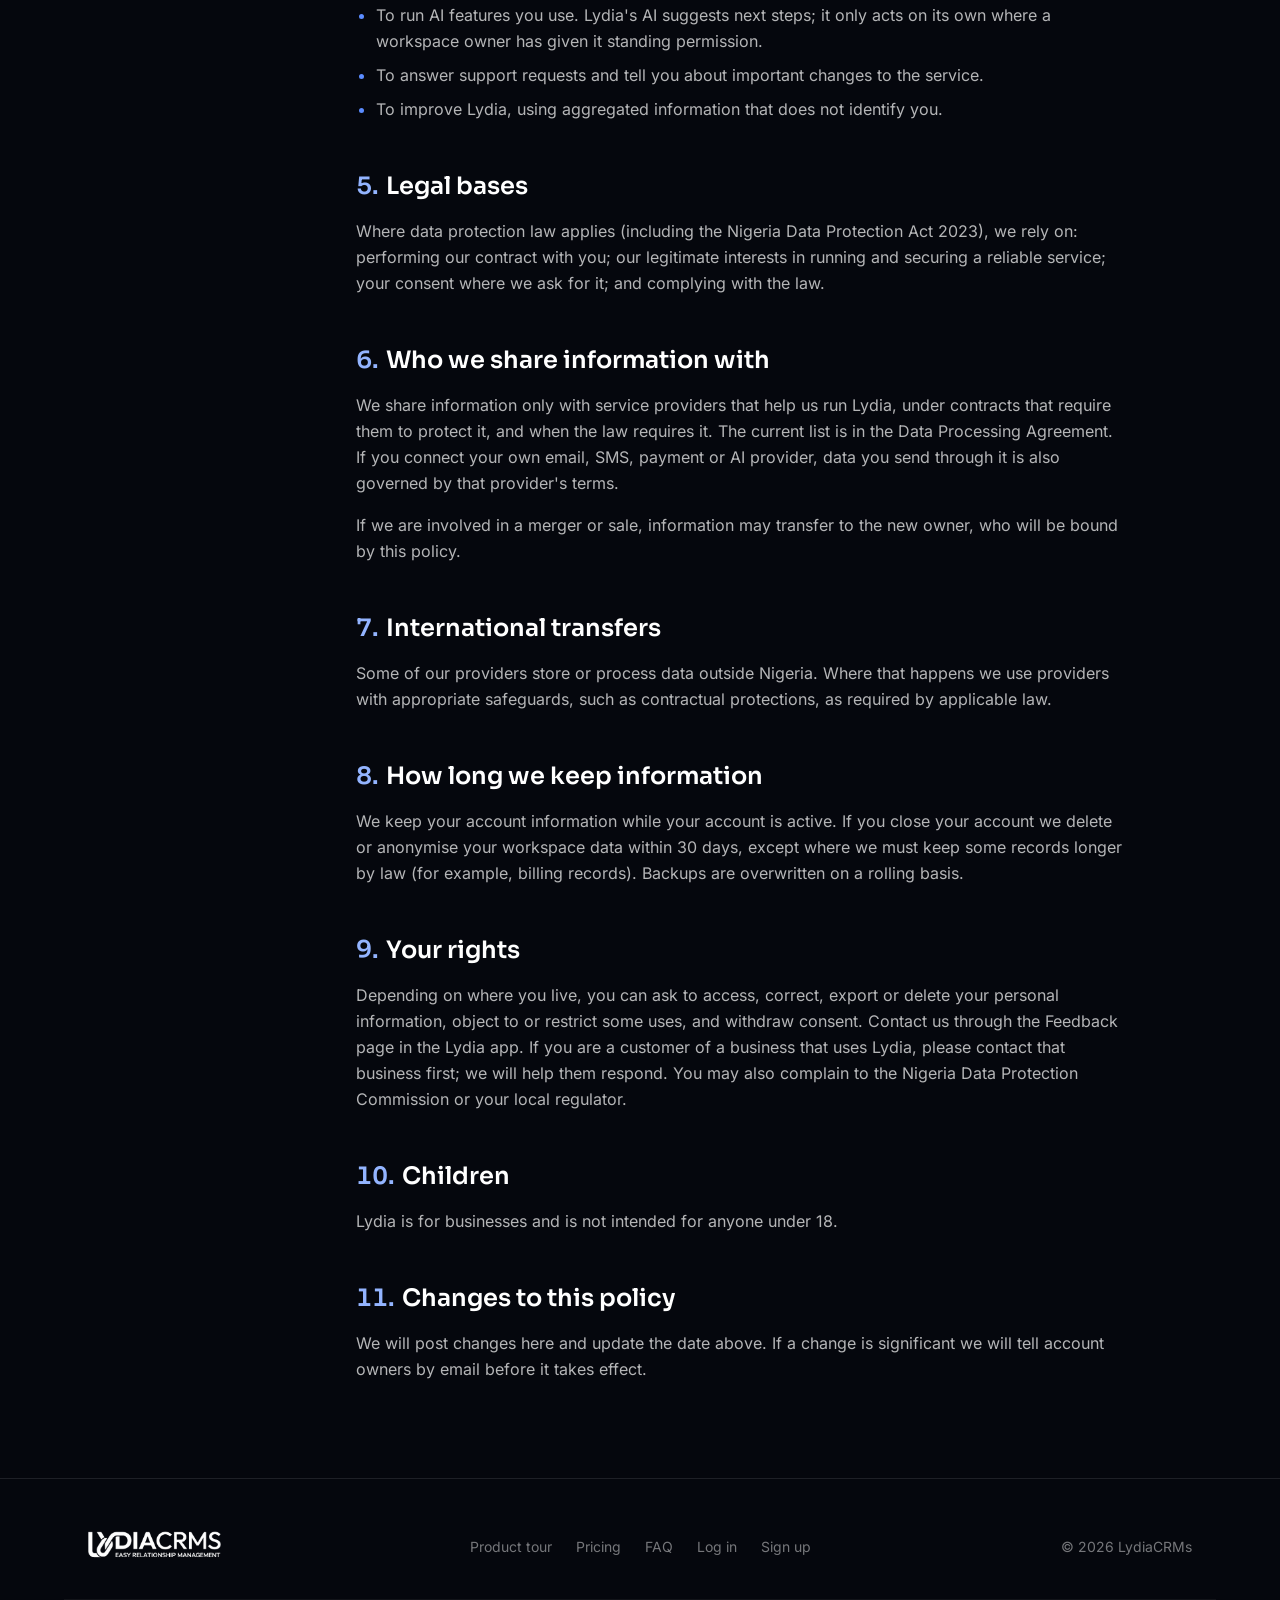
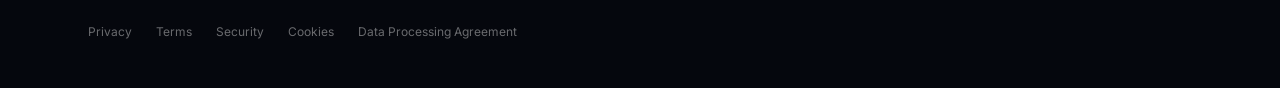
<file: privacy.html>
<!doctype html>
<html lang="en">
  <head>
    <meta charset="UTF-8" />
    <meta name="viewport" content="width=device-width, initial-scale=1.0" />
    <title>Privacy Policy — Lydia CRMS</title>
    <meta name="description" content="Lydia CRMS Privacy Policy." />
    <meta property="og:title" content="Lydia — The CRM that works while you sleep" />
    <meta property="og:description" content="Messages, bookings, payments and follow-ups in one place. Built for small businesses." />
    <meta property="og:image" content="./media/demo-poster.jpg" />
    <meta name="theme-color" content="#05070d" />
    <link rel="icon" href="./brand/favicon-64.png" type="image/png" />
    <link rel="apple-touch-icon" href="./brand/apple-touch-icon.png" />
    <script type="module" crossorigin src="./assets/index-DDCMtr4b.js"></script>
    <script type="module" crossorigin src="./assets/legal-DFLEk7tQ.js"></script>
    <link rel="stylesheet" crossorigin href="./assets/index-C4OSYHHc.css">
  </head>
  <body>
    <div id="root" data-page="privacy"></div>
  </body>
</html>
</file>
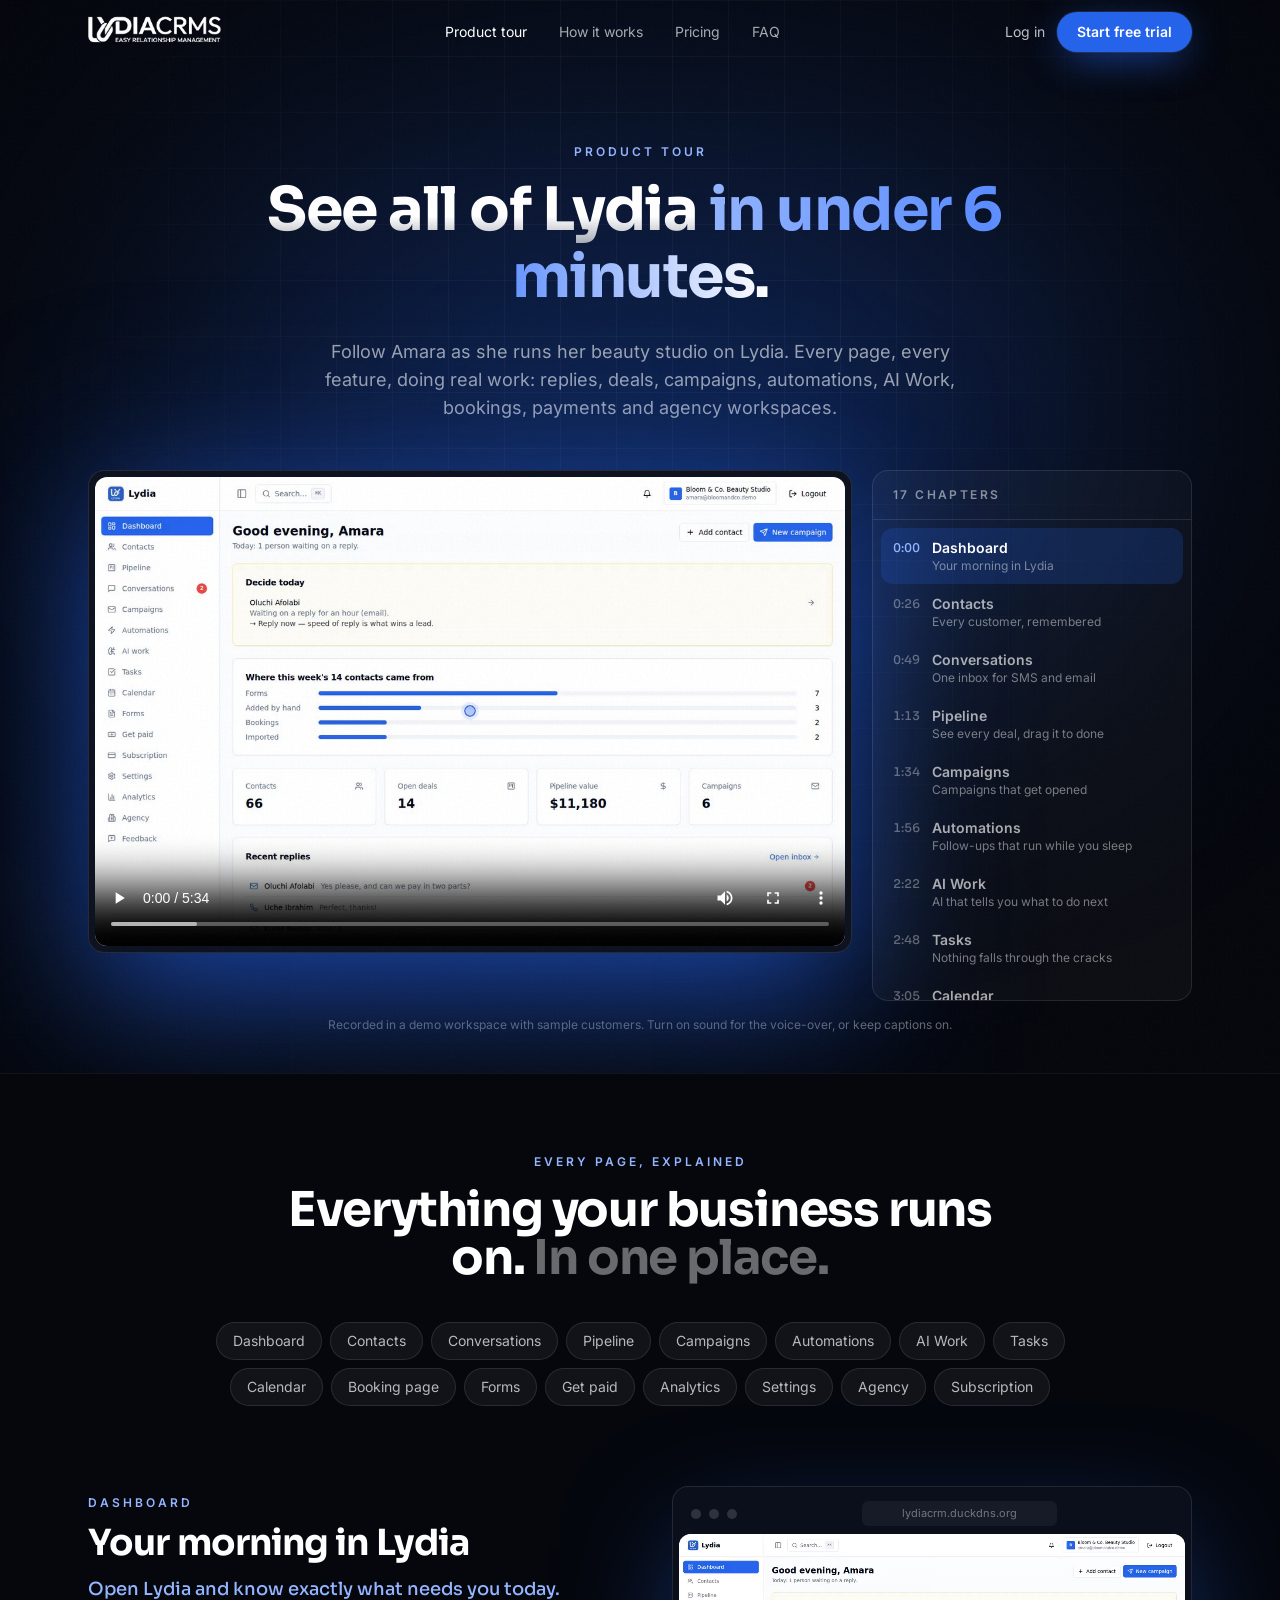
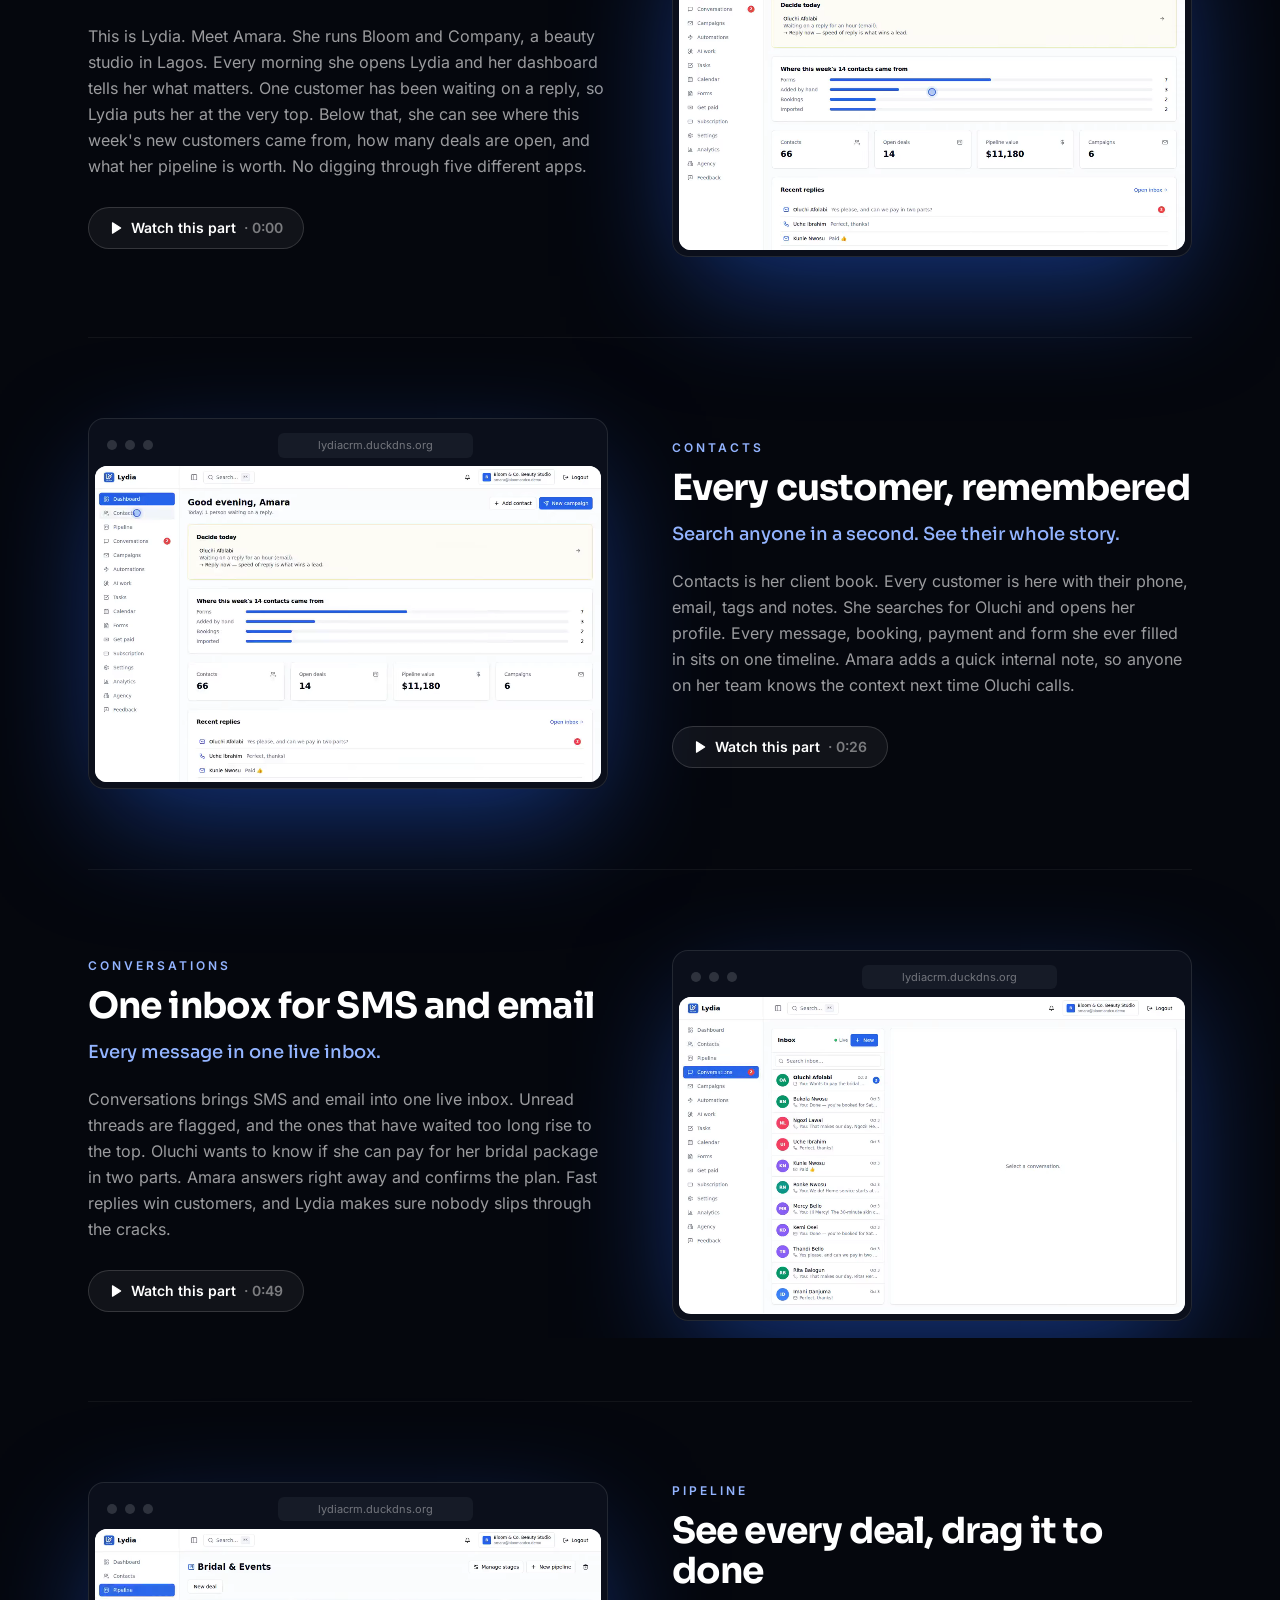
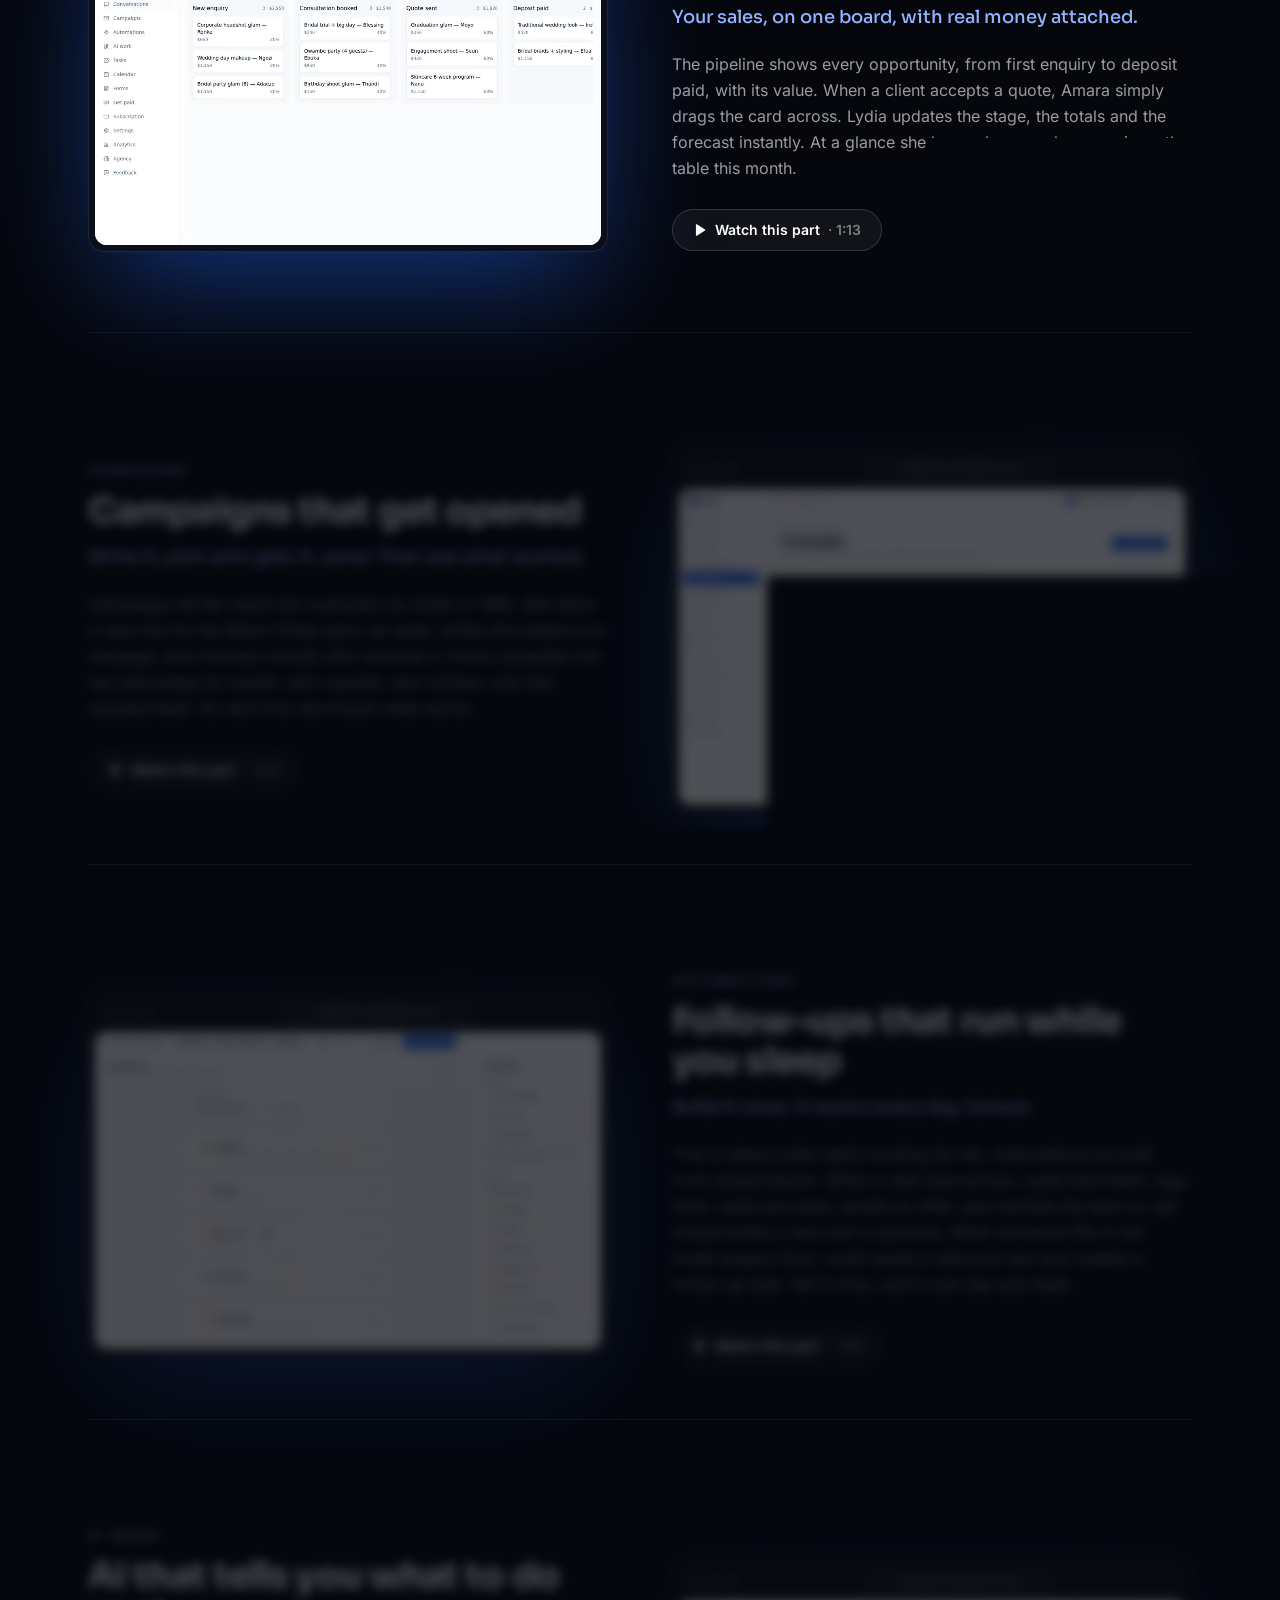
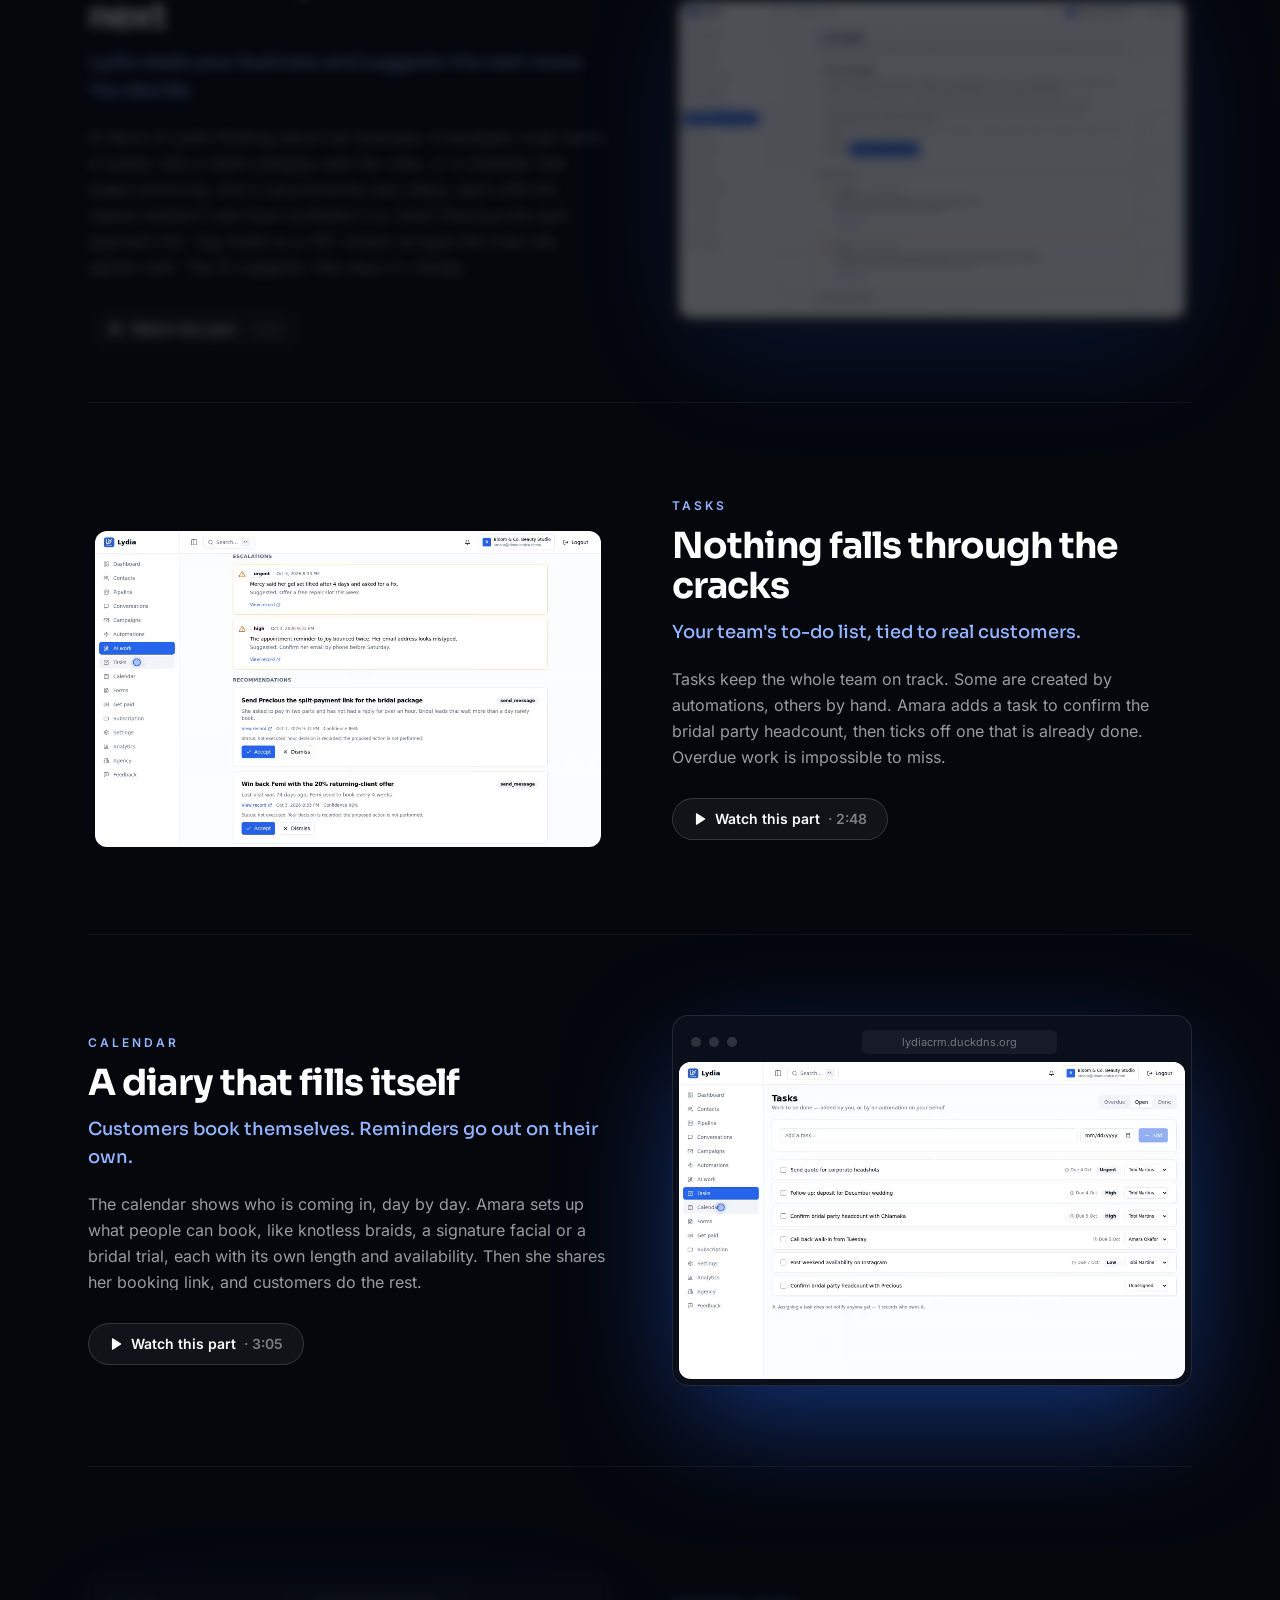
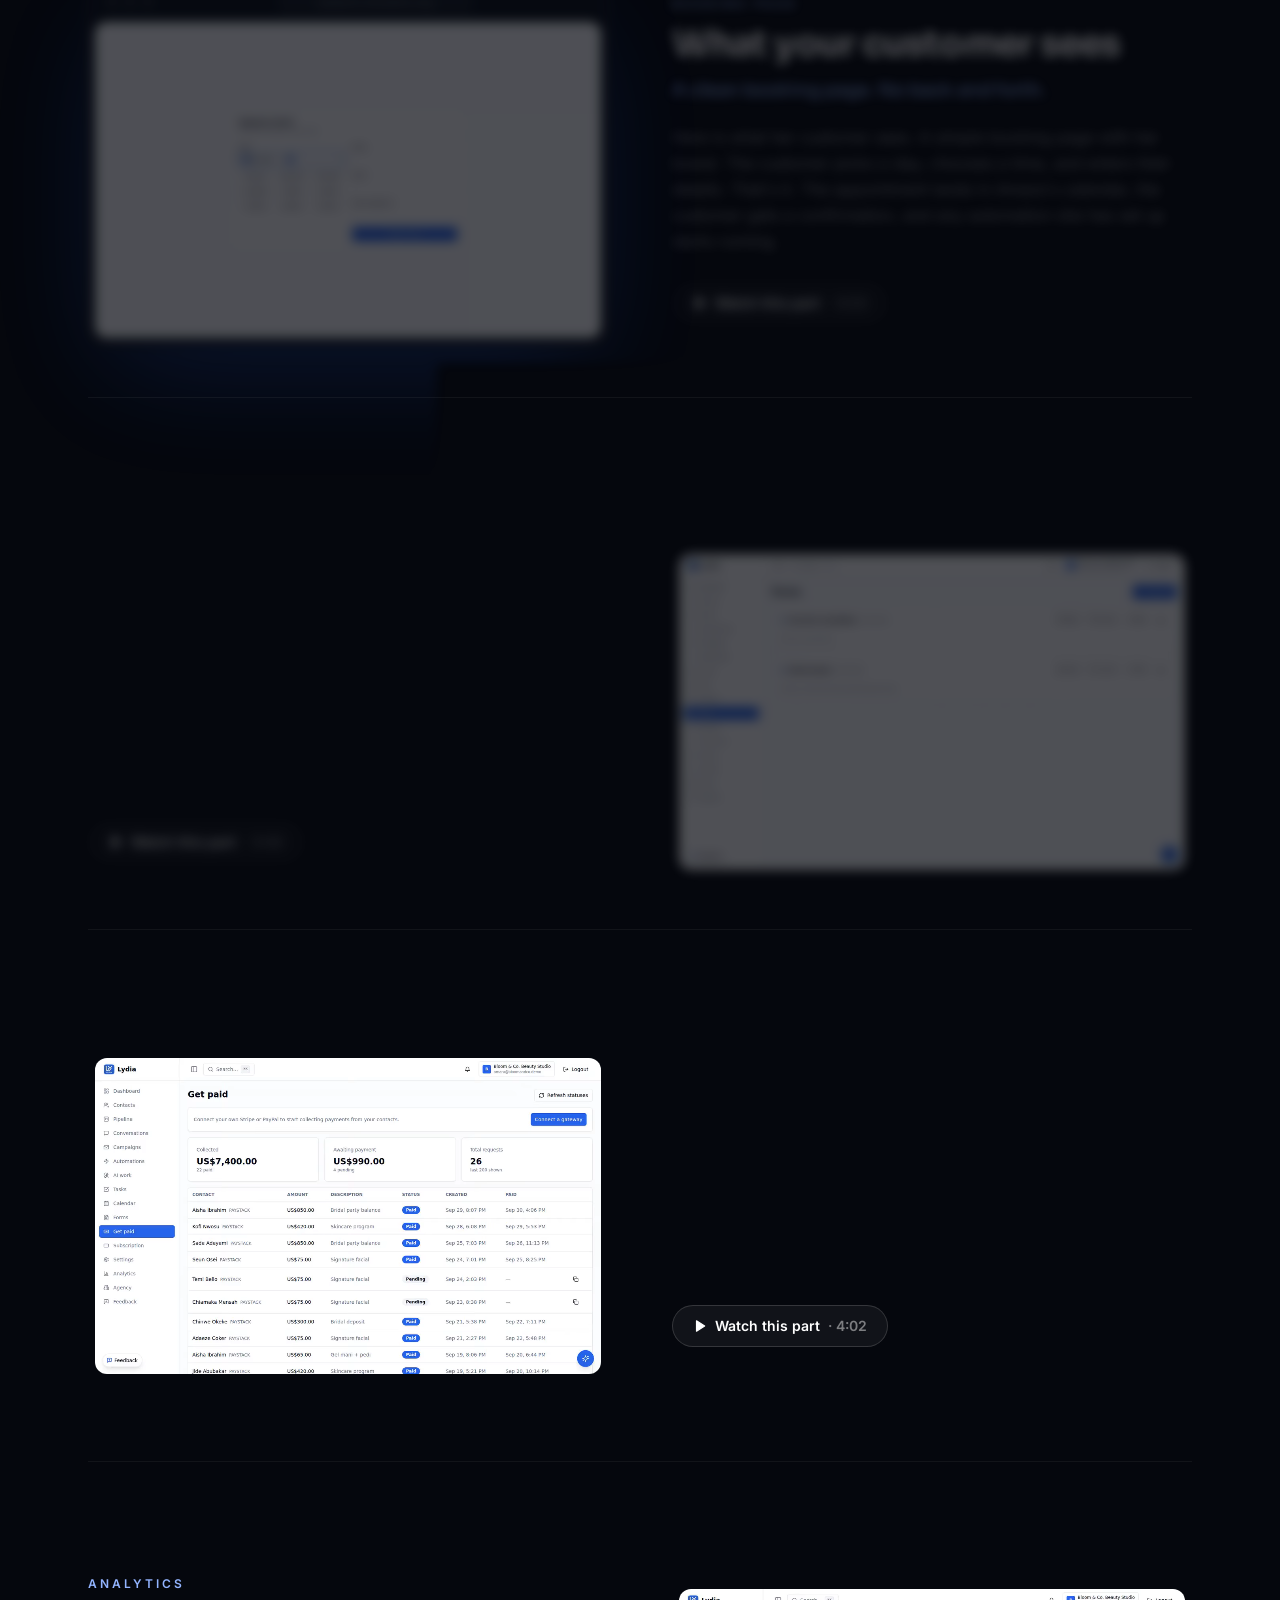
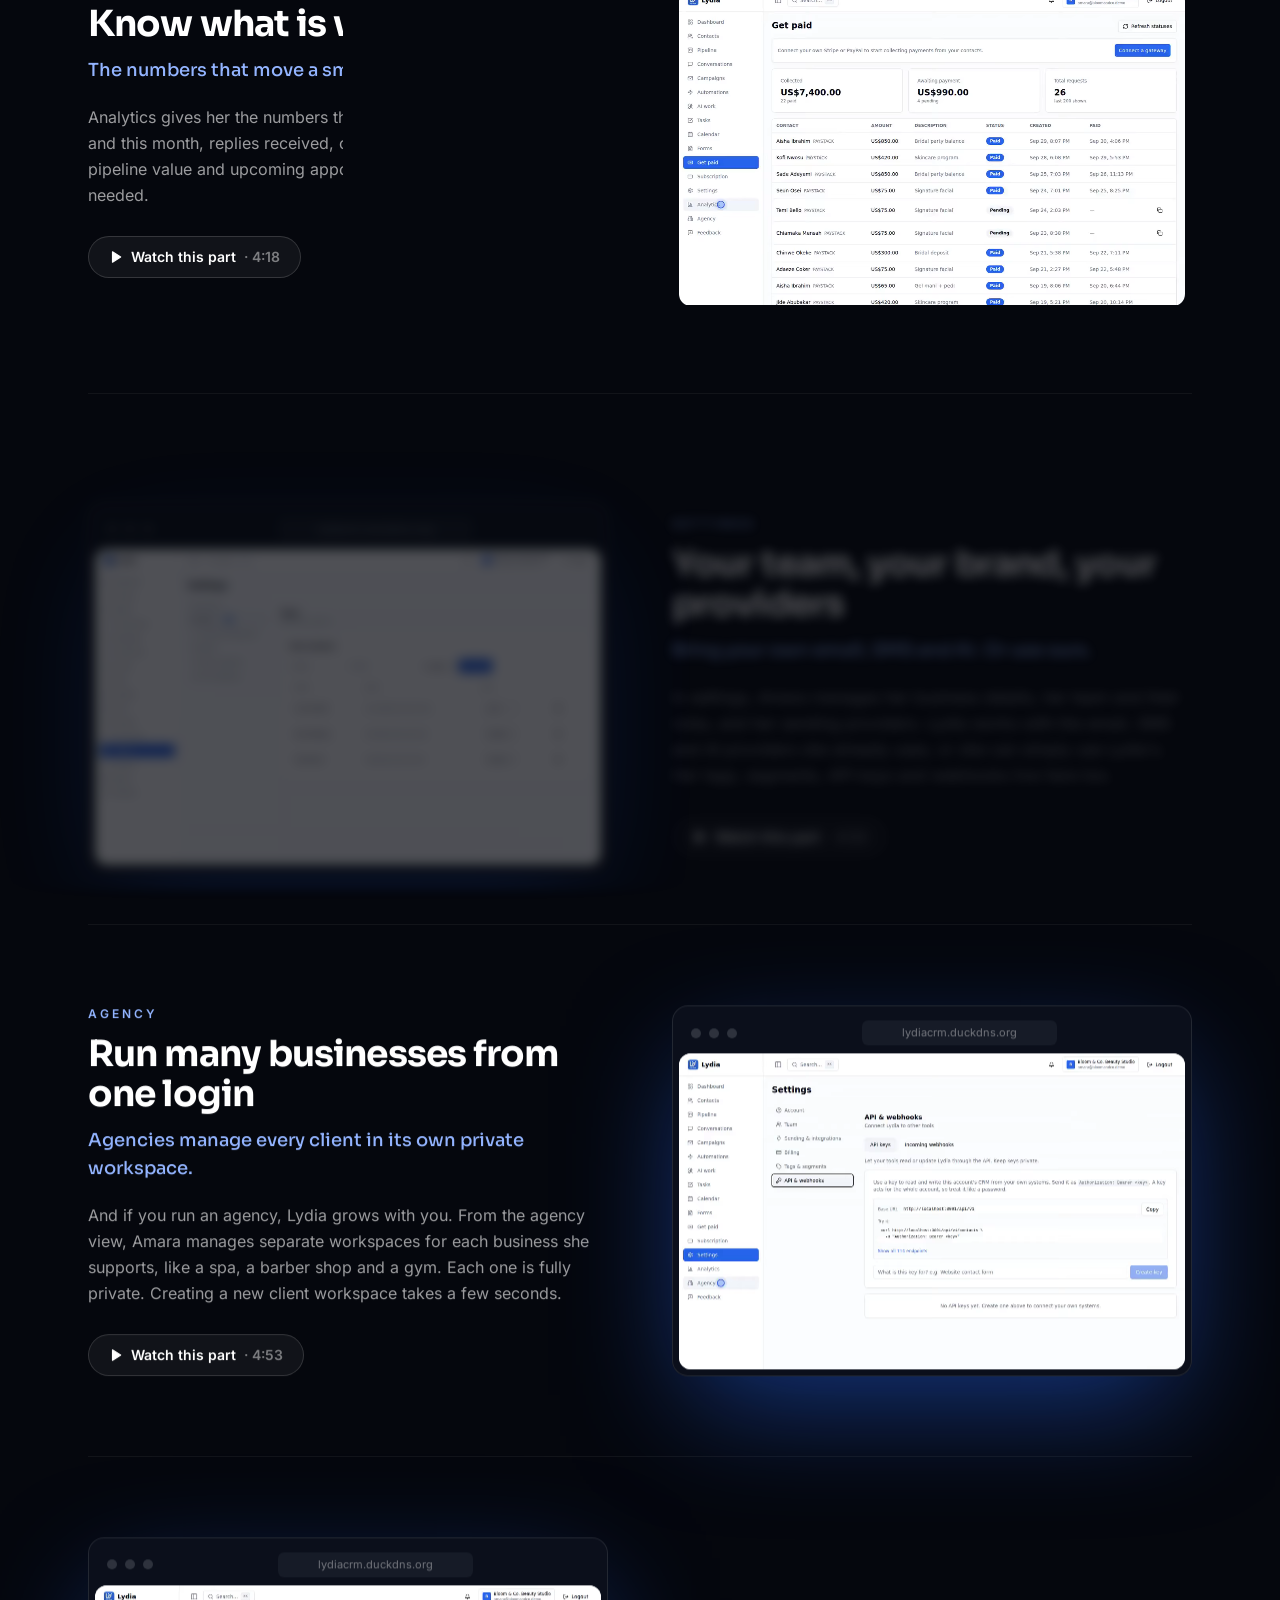
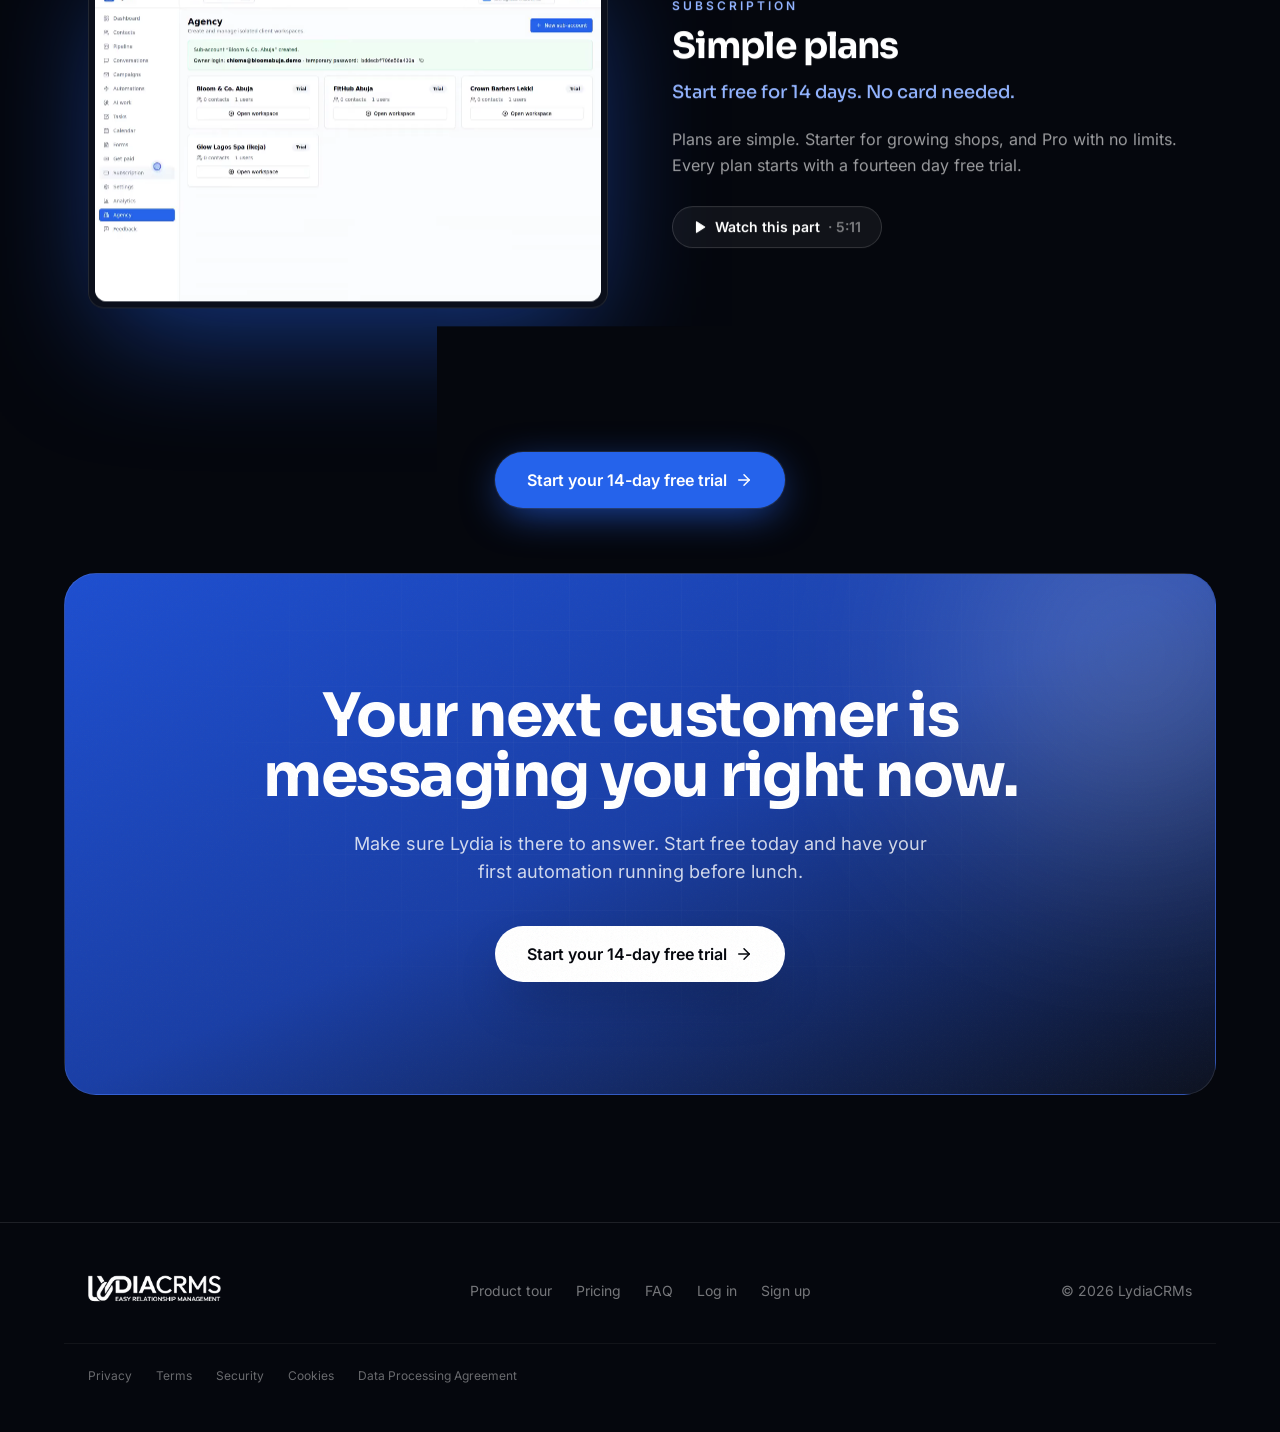
<file: product.html>
<!doctype html>
<html lang="en">
  <head>
    <meta charset="UTF-8" />
    <meta name="viewport" content="width=device-width, initial-scale=1.0" />
    <title>Lydia Product Tour — See every part of the platform</title>
    <meta name="description" content="Watch Lydia run a real small business: inbox, pipeline, campaigns, automations, AI Work, bookings, payments and agency workspaces, narrated chapter by chapter." />
    <meta property="og:title" content="Lydia — The CRM that works while you sleep" />
    <meta property="og:description" content="Messages, bookings, payments and follow-ups in one place. Built for small businesses." />
    <meta property="og:image" content="./media/demo-poster.jpg" />
    <meta name="theme-color" content="#05070d" />
    <link rel="icon" href="./brand/favicon-64.png" type="image/png" />
    <link rel="apple-touch-icon" href="./brand/apple-touch-icon.png" />
    <script type="module" crossorigin src="./assets/tour-origin-20261127.js"></script>
    <link rel="modulepreload" crossorigin href="./assets/shared-origin-20261127.js">
    <link rel="modulepreload" crossorigin href="./assets/cta-origin-20261127.js">
    <link rel="stylesheet" crossorigin href="./assets/index-C4OSYHHc.css">
  </head>
  <body>
    <div id="root"></div>
  </body>
</html>
</file>
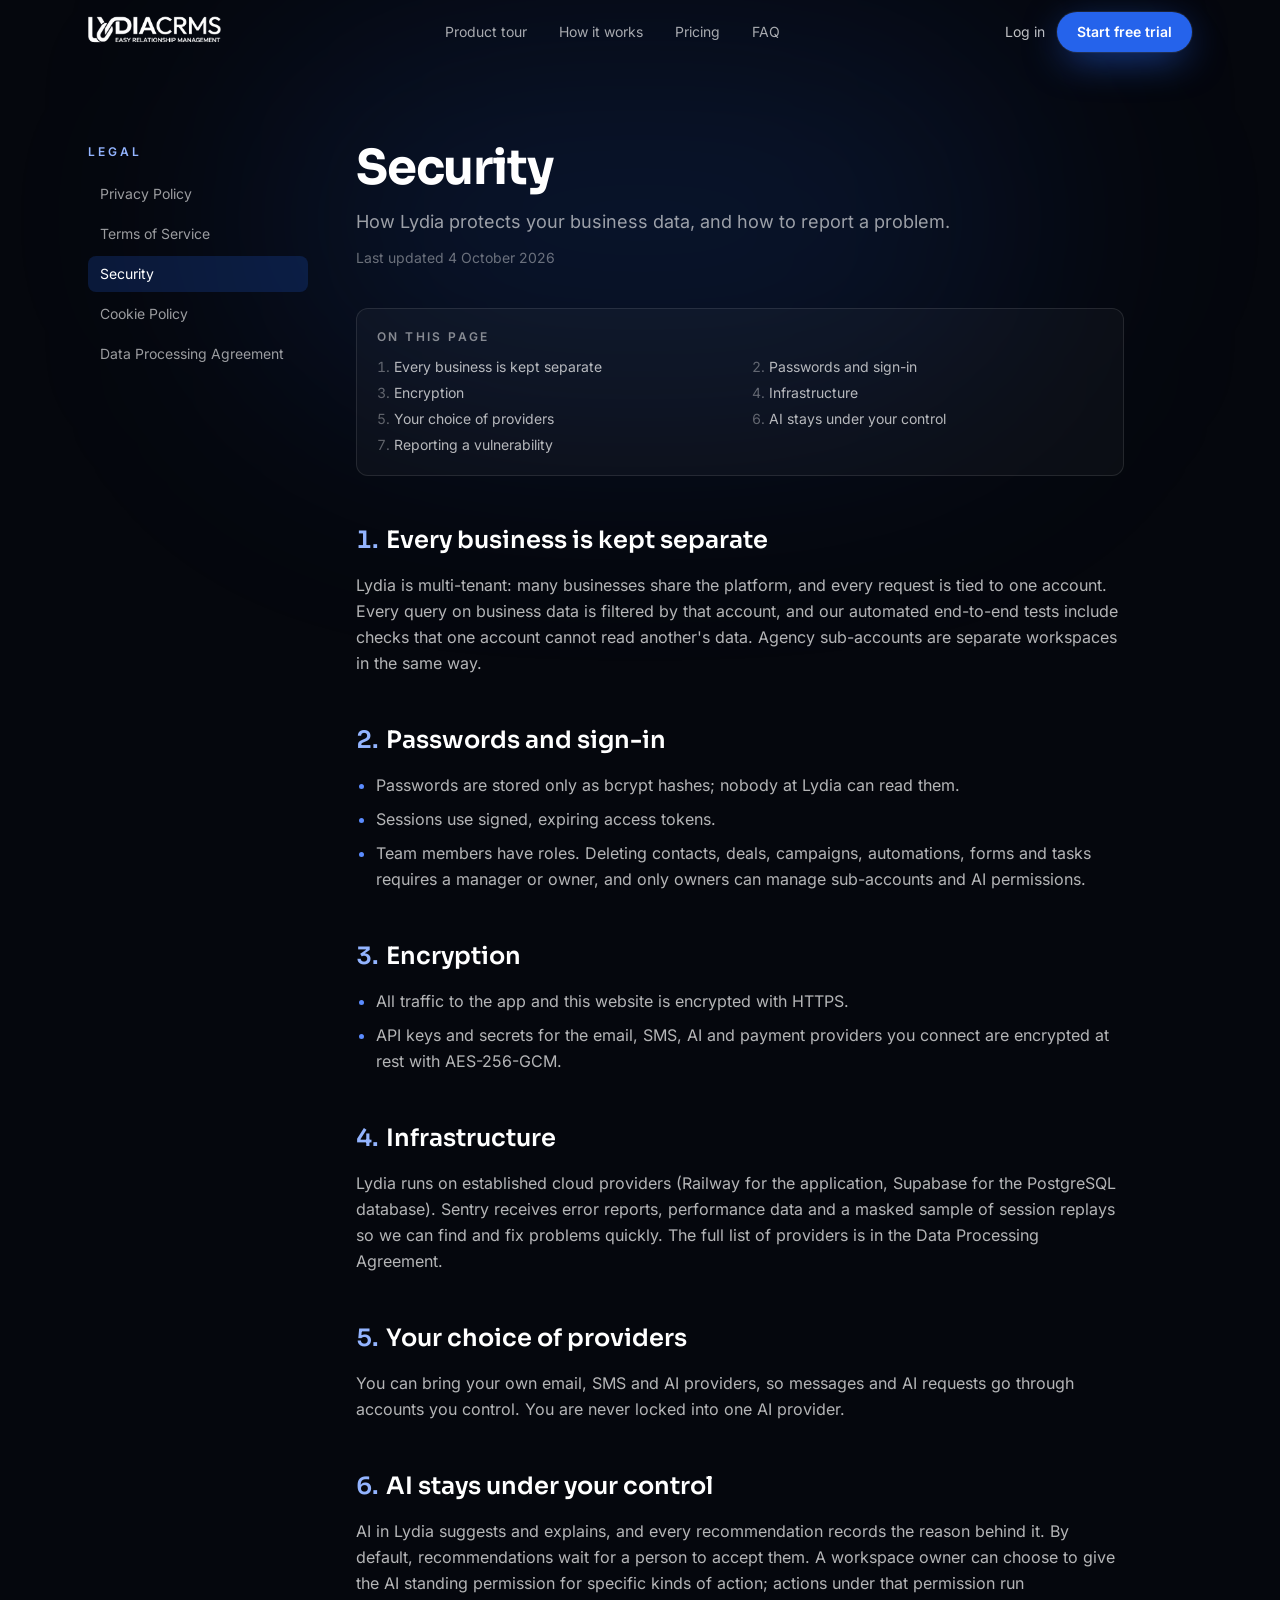
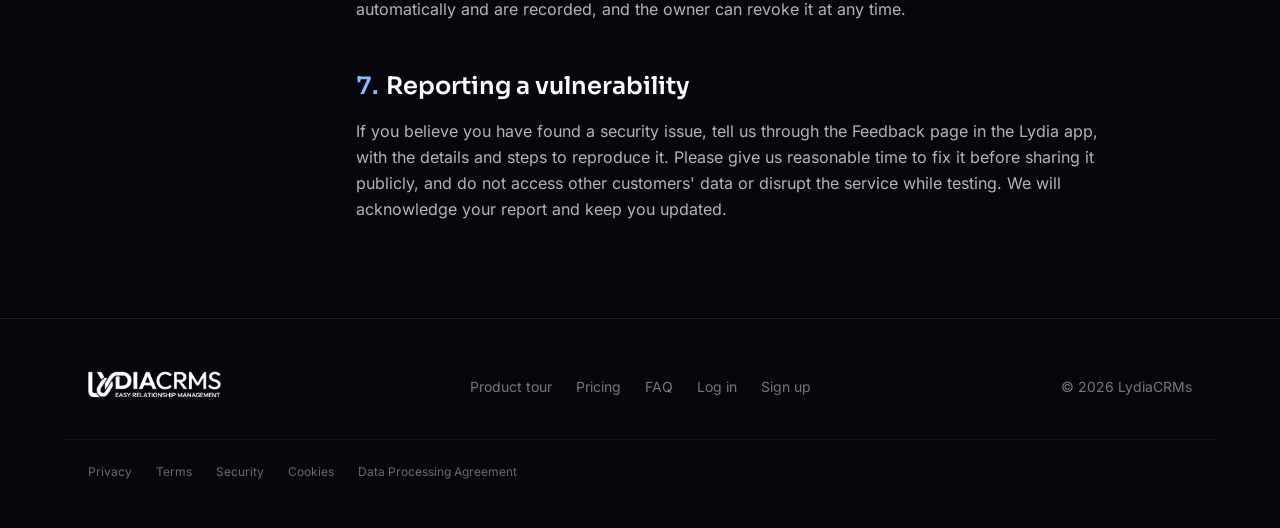
<file: security.html>
<!doctype html>
<html lang="en">
  <head>
    <meta charset="UTF-8" />
    <meta name="viewport" content="width=device-width, initial-scale=1.0" />
    <title>Security — Lydia CRMS</title>
    <meta name="description" content="Lydia CRMS Security." />
    <meta property="og:title" content="Lydia — The CRM that works while you sleep" />
    <meta property="og:description" content="Messages, bookings, payments and follow-ups in one place. Built for small businesses." />
    <meta property="og:image" content="./media/demo-poster.jpg" />
    <meta name="theme-color" content="#05070d" />
    <link rel="icon" href="./brand/favicon-64.png" type="image/png" />
    <link rel="apple-touch-icon" href="./brand/apple-touch-icon.png" />
    <script type="module" crossorigin src="./assets/index-DDCMtr4b.js"></script>
    <script type="module" crossorigin src="./assets/legal-DFLEk7tQ.js"></script>
    <link rel="stylesheet" crossorigin href="./assets/index-C4OSYHHc.css">
  </head>
  <body>
    <div id="root" data-page="security"></div>
  </body>
</html>
</file>
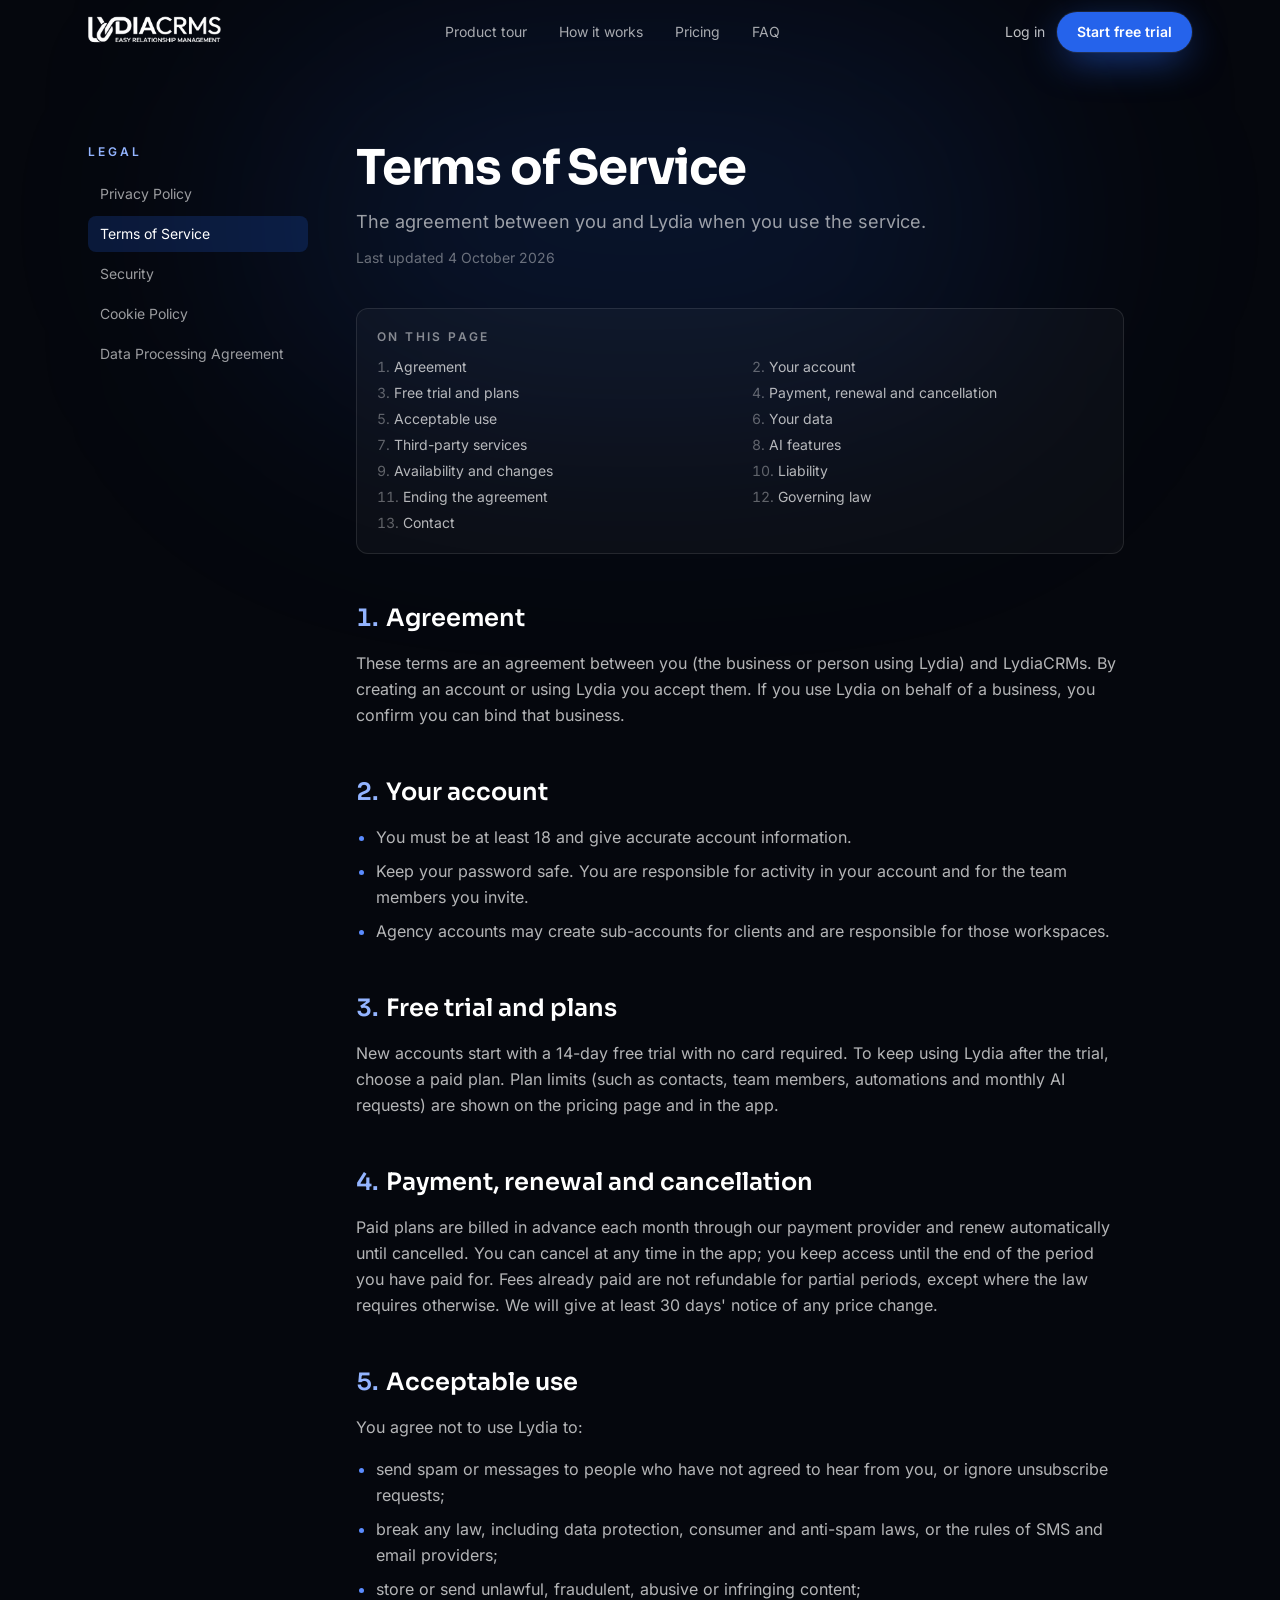
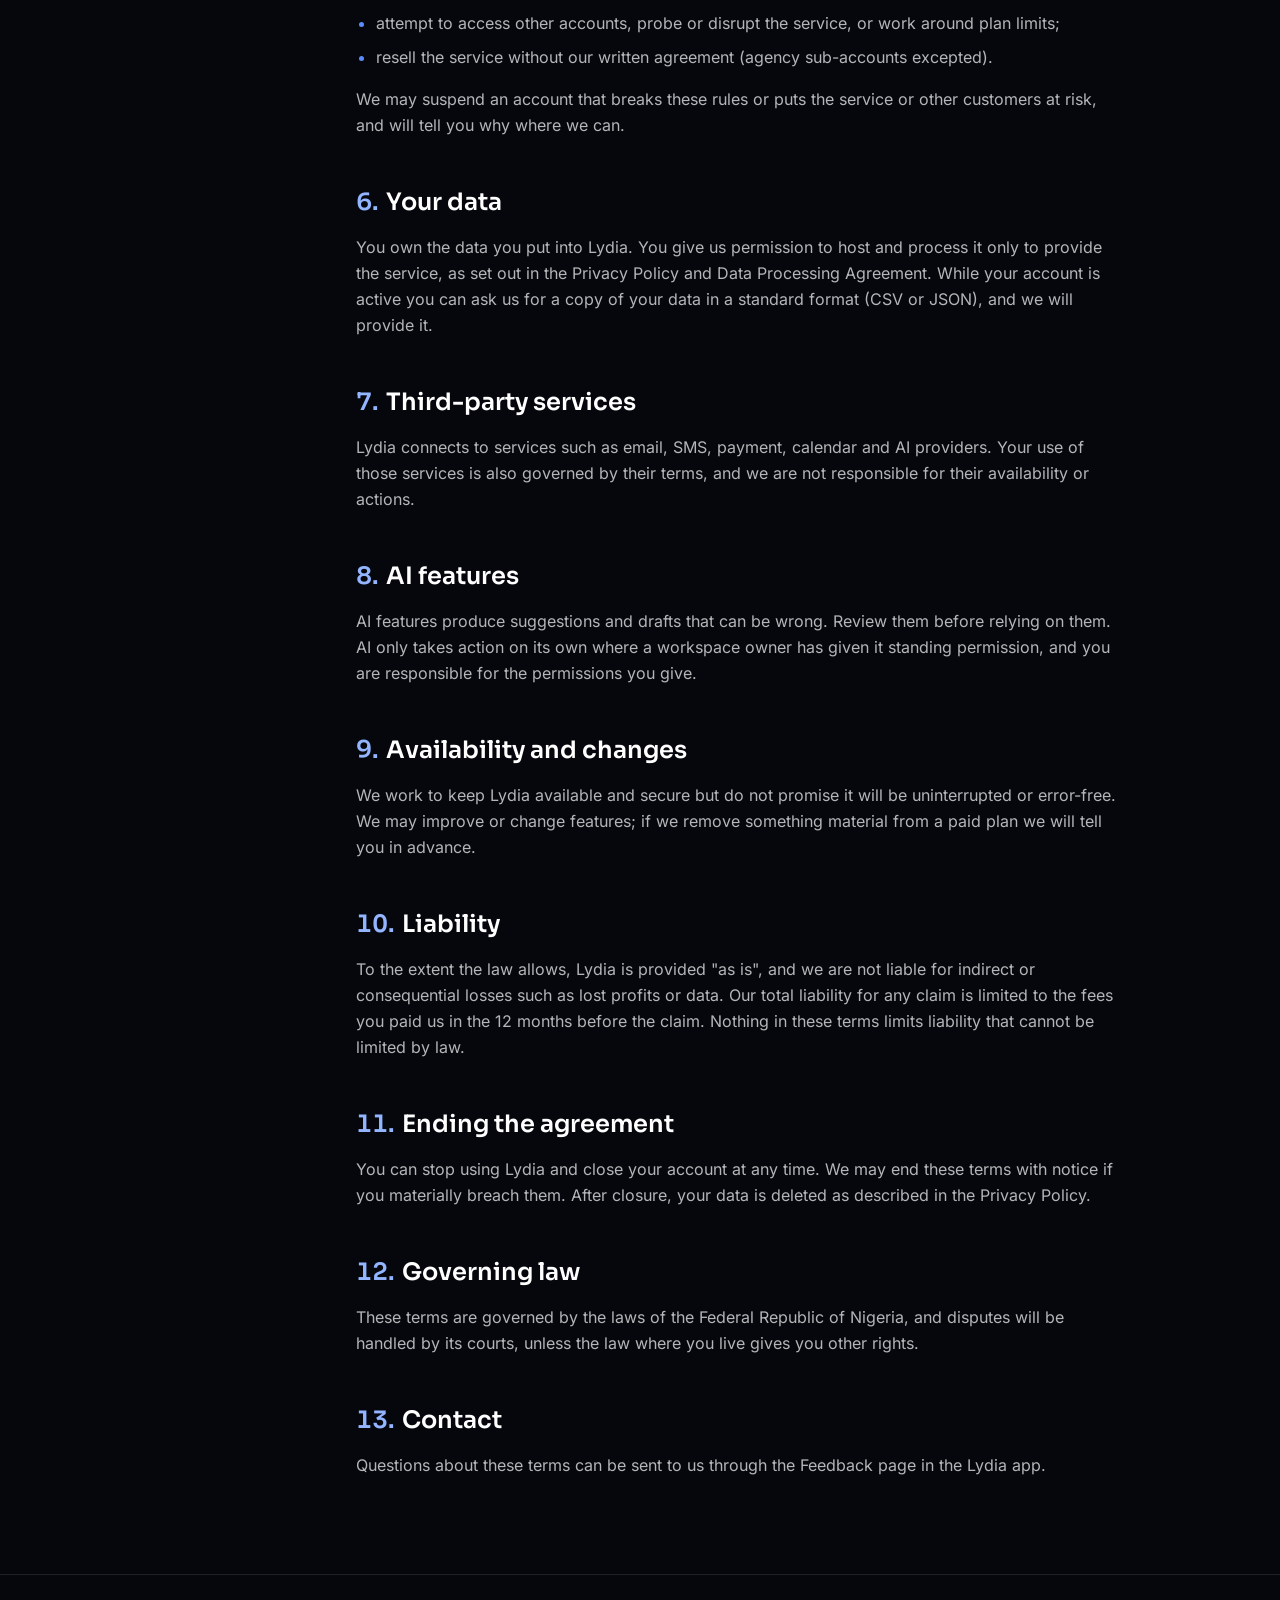
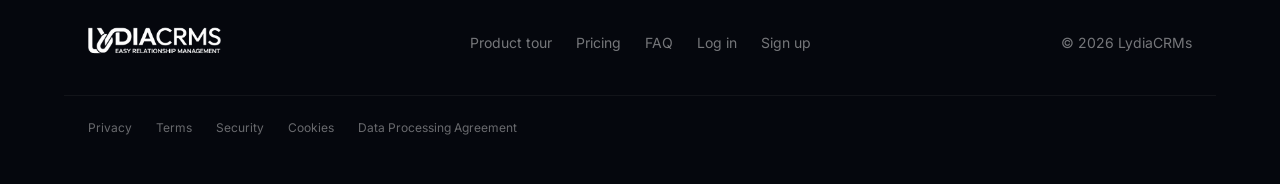
<file: terms.html>
<!doctype html>
<html lang="en">
  <head>
    <meta charset="UTF-8" />
    <meta name="viewport" content="width=device-width, initial-scale=1.0" />
    <title>Terms of Service — Lydia CRMS</title>
    <meta name="description" content="Lydia CRMS Terms of Service." />
    <meta property="og:title" content="Lydia — The CRM that works while you sleep" />
    <meta property="og:description" content="Messages, bookings, payments and follow-ups in one place. Built for small businesses." />
    <meta property="og:image" content="./media/demo-poster.jpg" />
    <meta name="theme-color" content="#05070d" />
    <link rel="icon" href="./brand/favicon-64.png" type="image/png" />
    <link rel="apple-touch-icon" href="./brand/apple-touch-icon.png" />
    <script type="module" crossorigin src="./assets/index-DDCMtr4b.js"></script>
    <script type="module" crossorigin src="./assets/legal-DFLEk7tQ.js"></script>
    <link rel="stylesheet" crossorigin href="./assets/index-C4OSYHHc.css">
  </head>
  <body>
    <div id="root" data-page="terms"></div>
  </body>
</html>
</file>
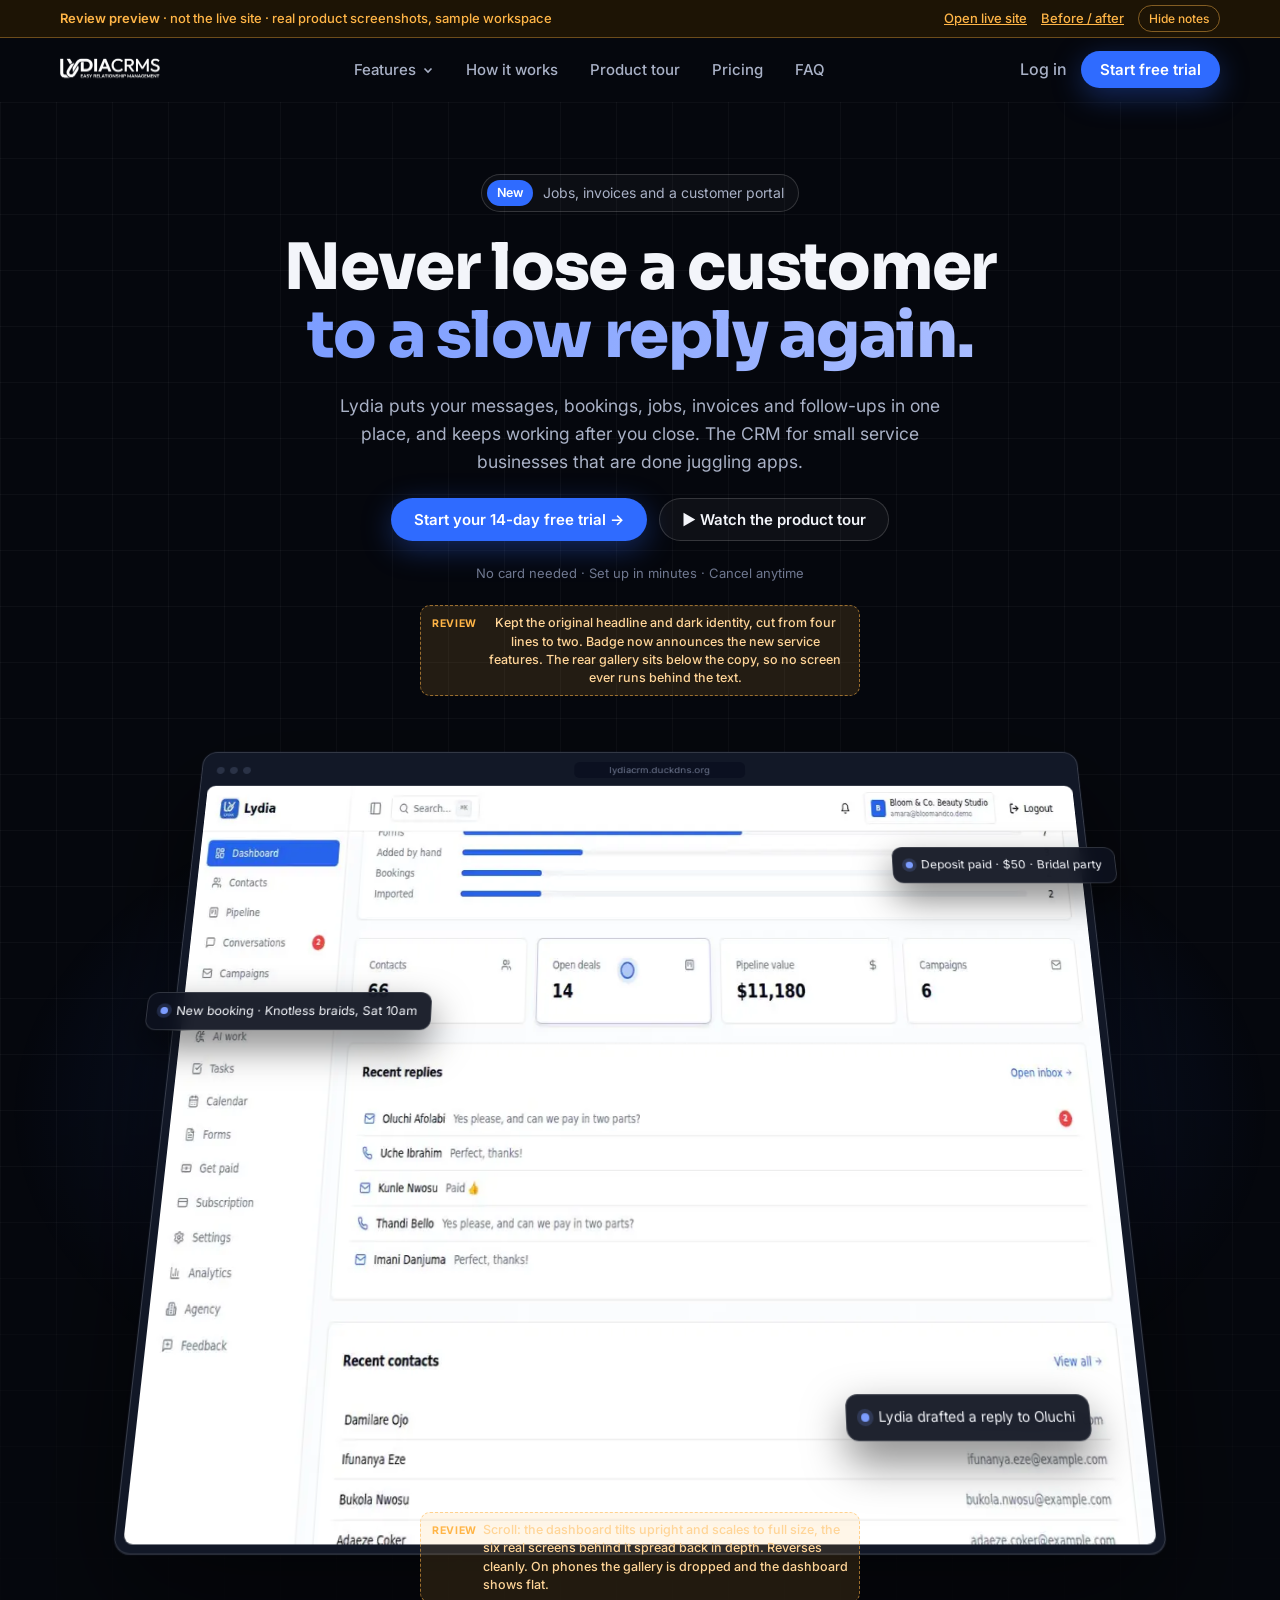
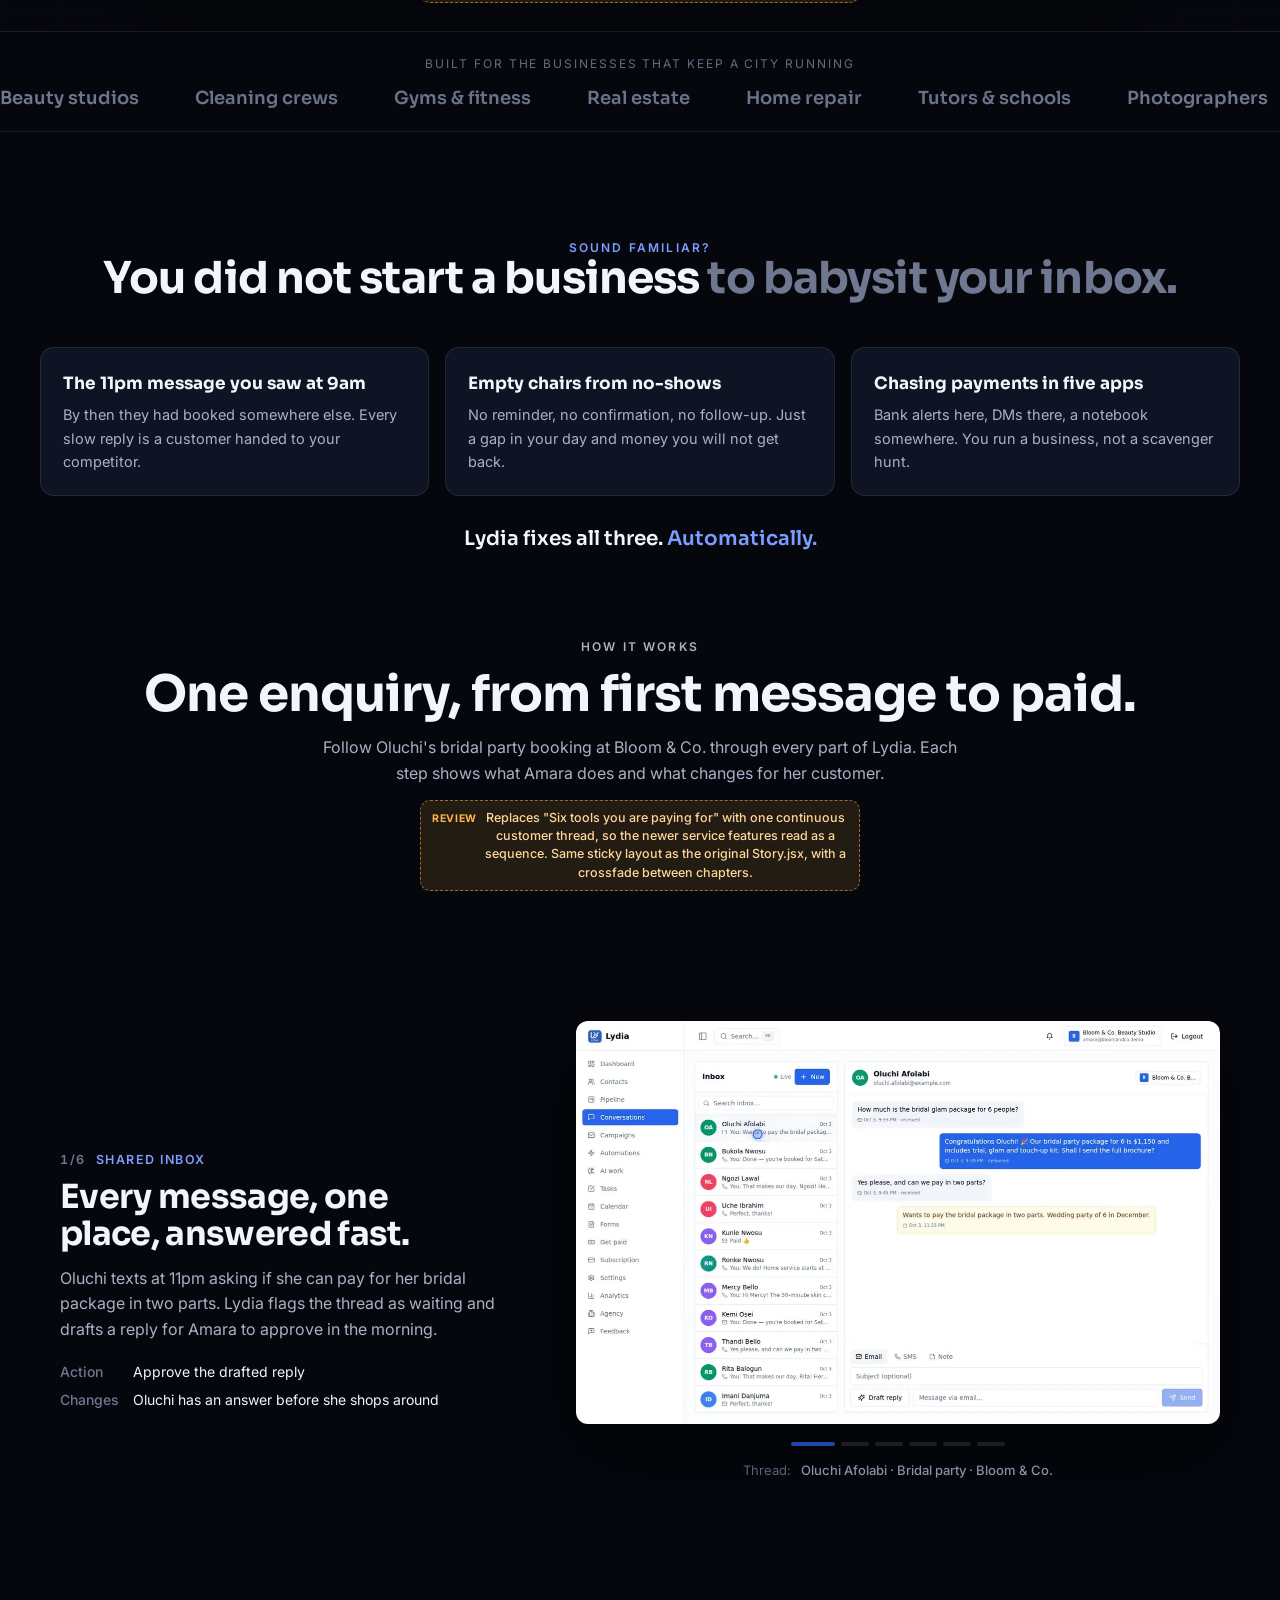
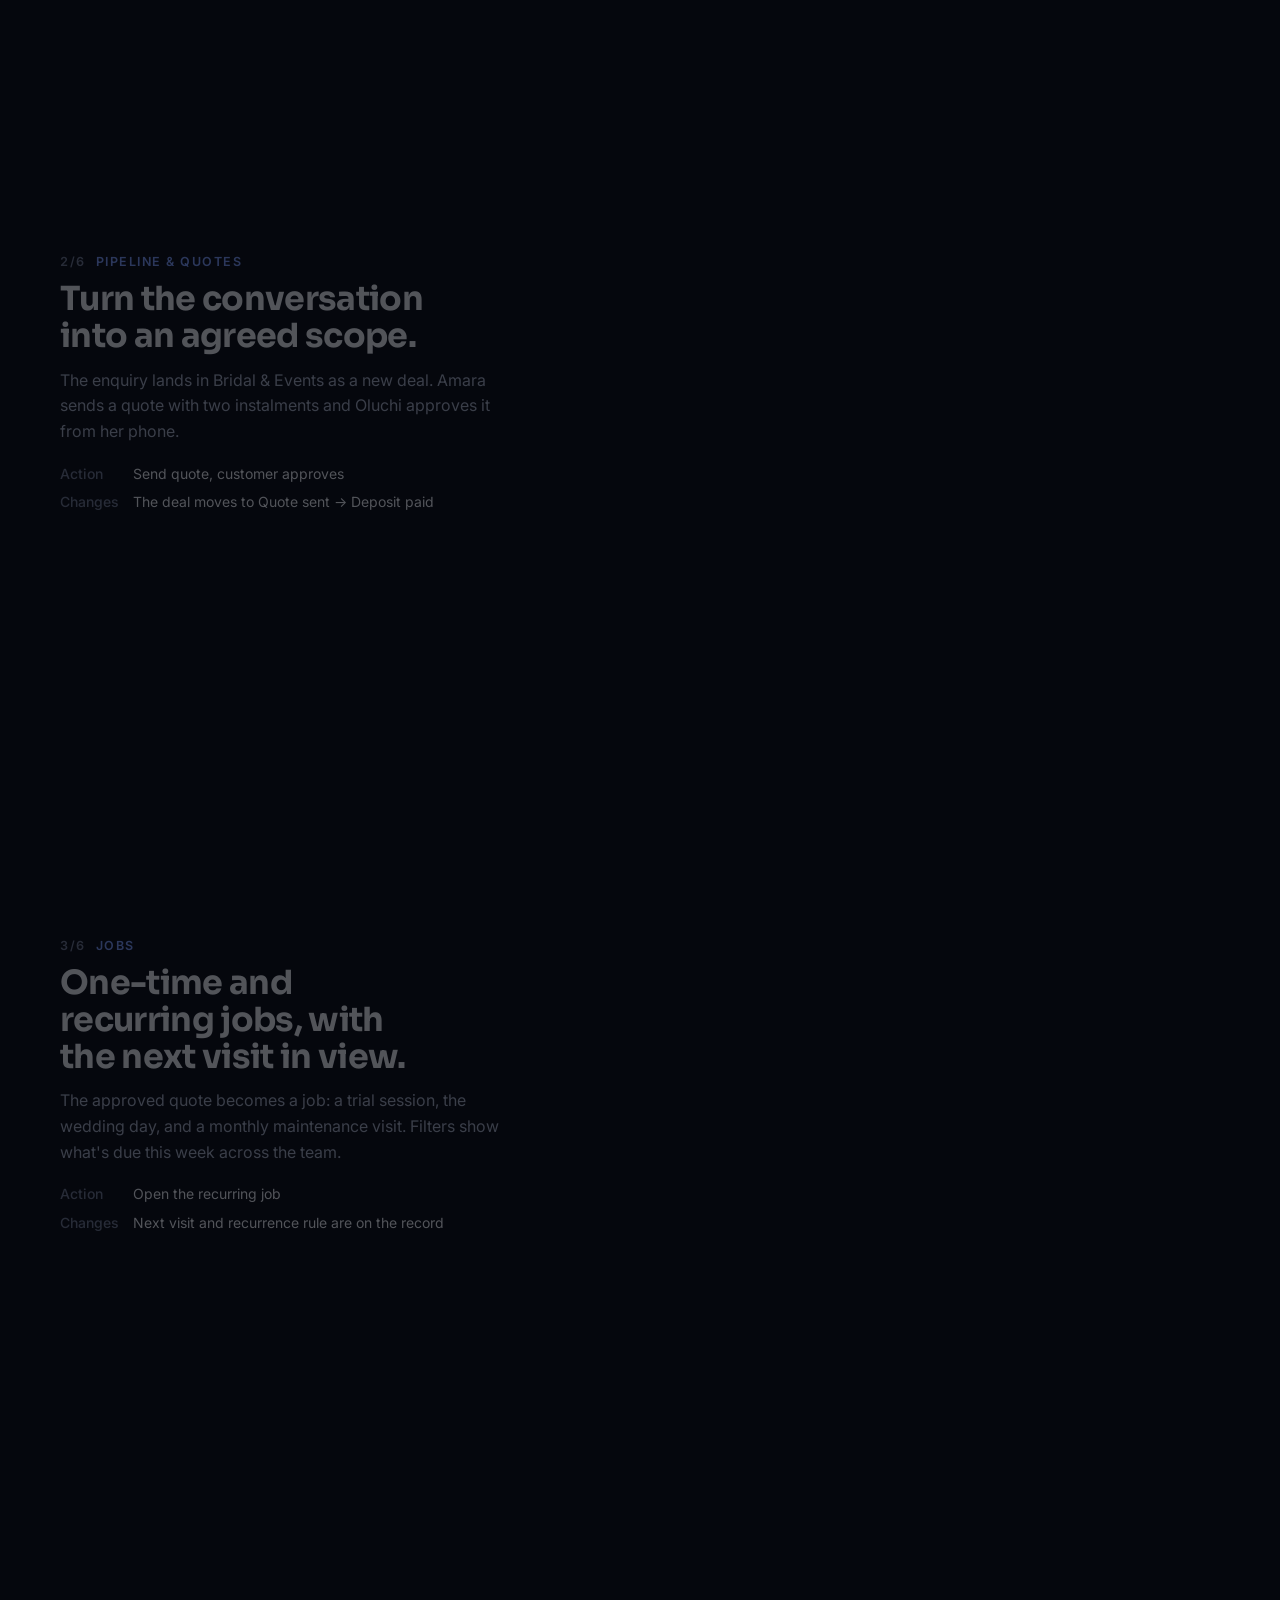
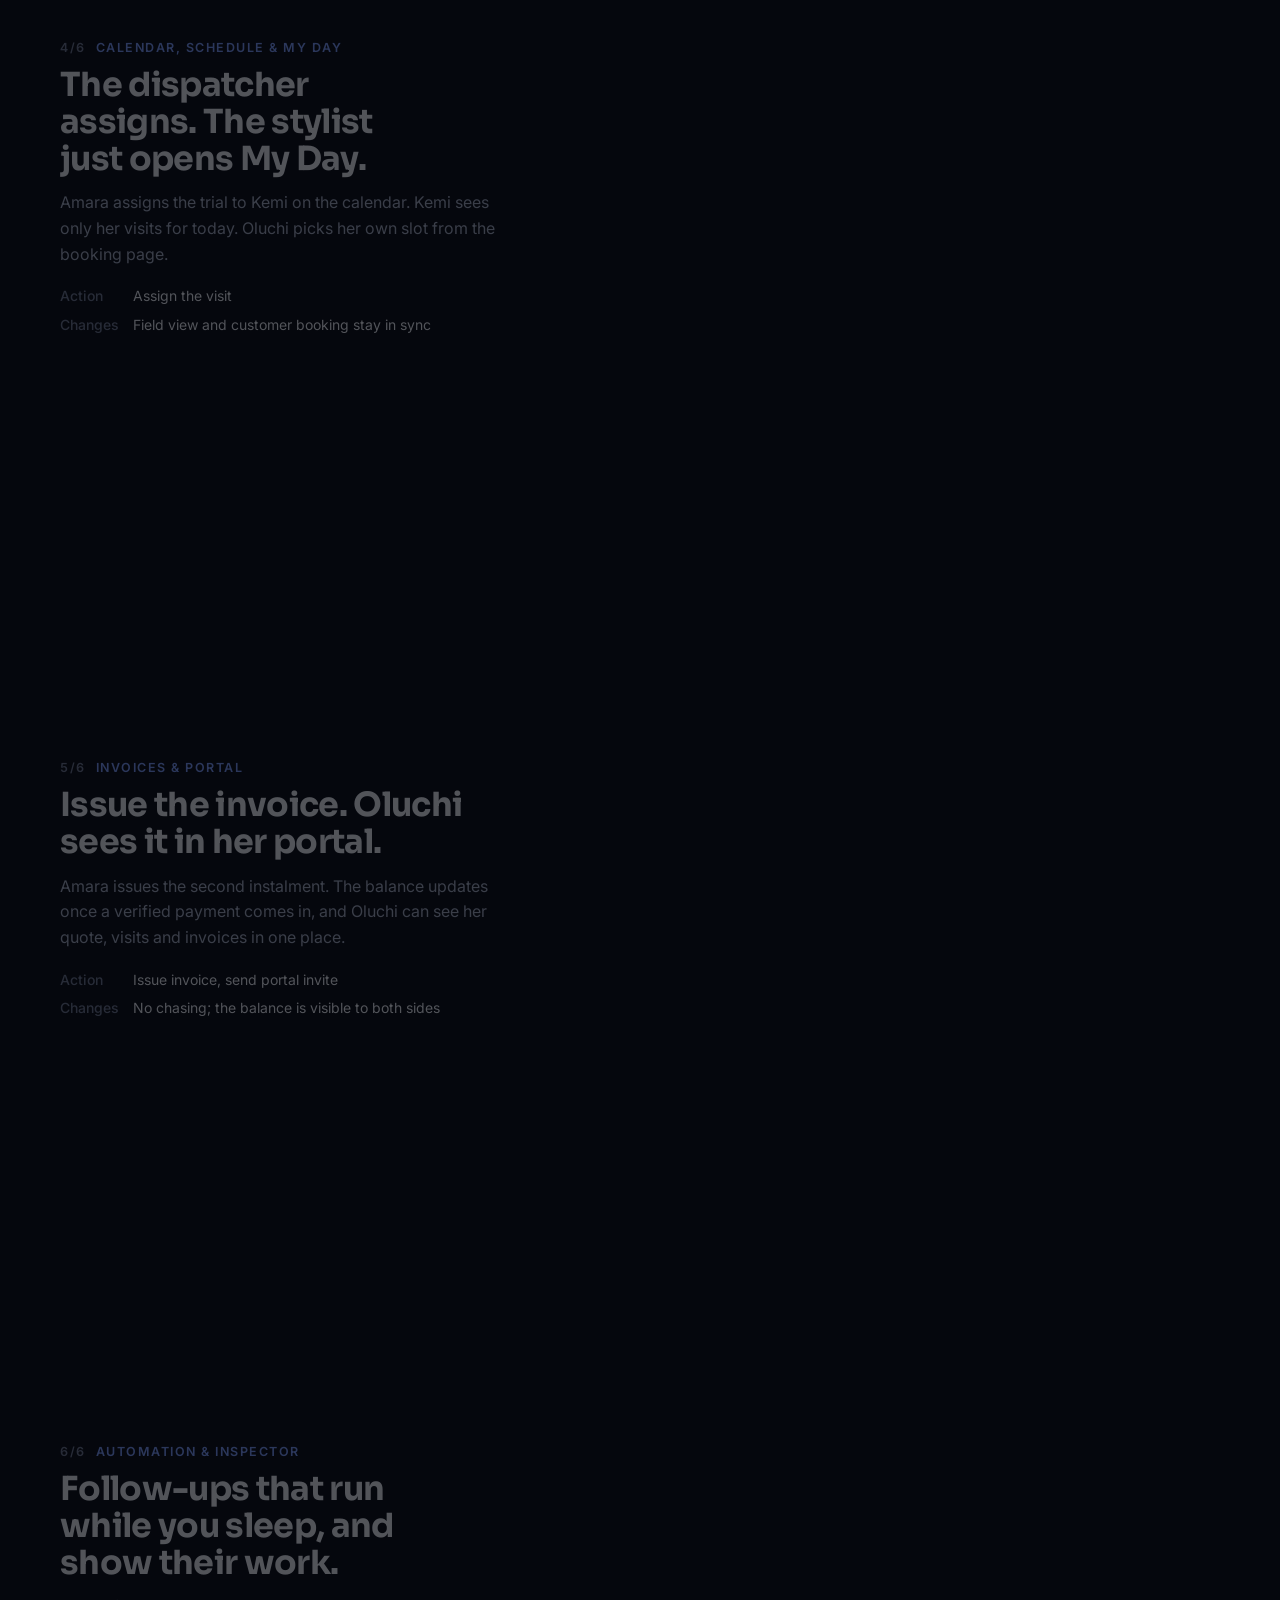
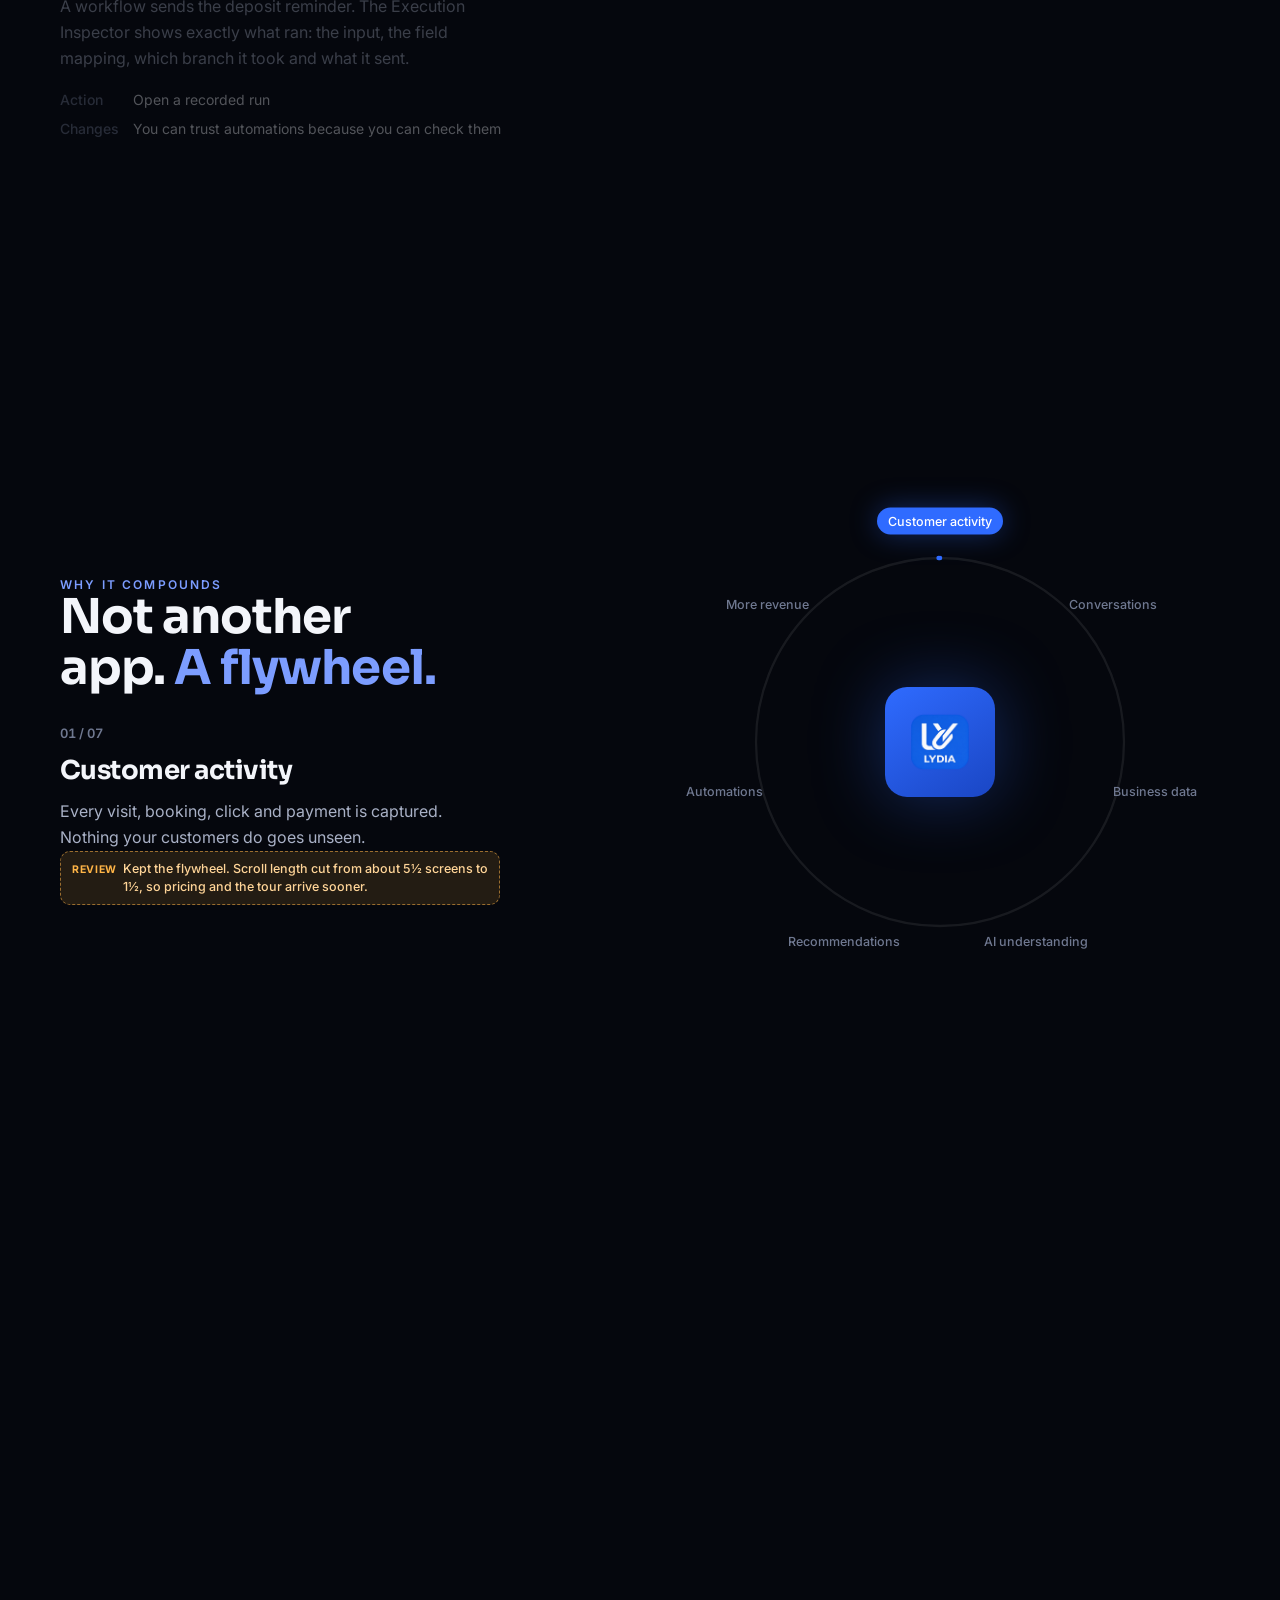
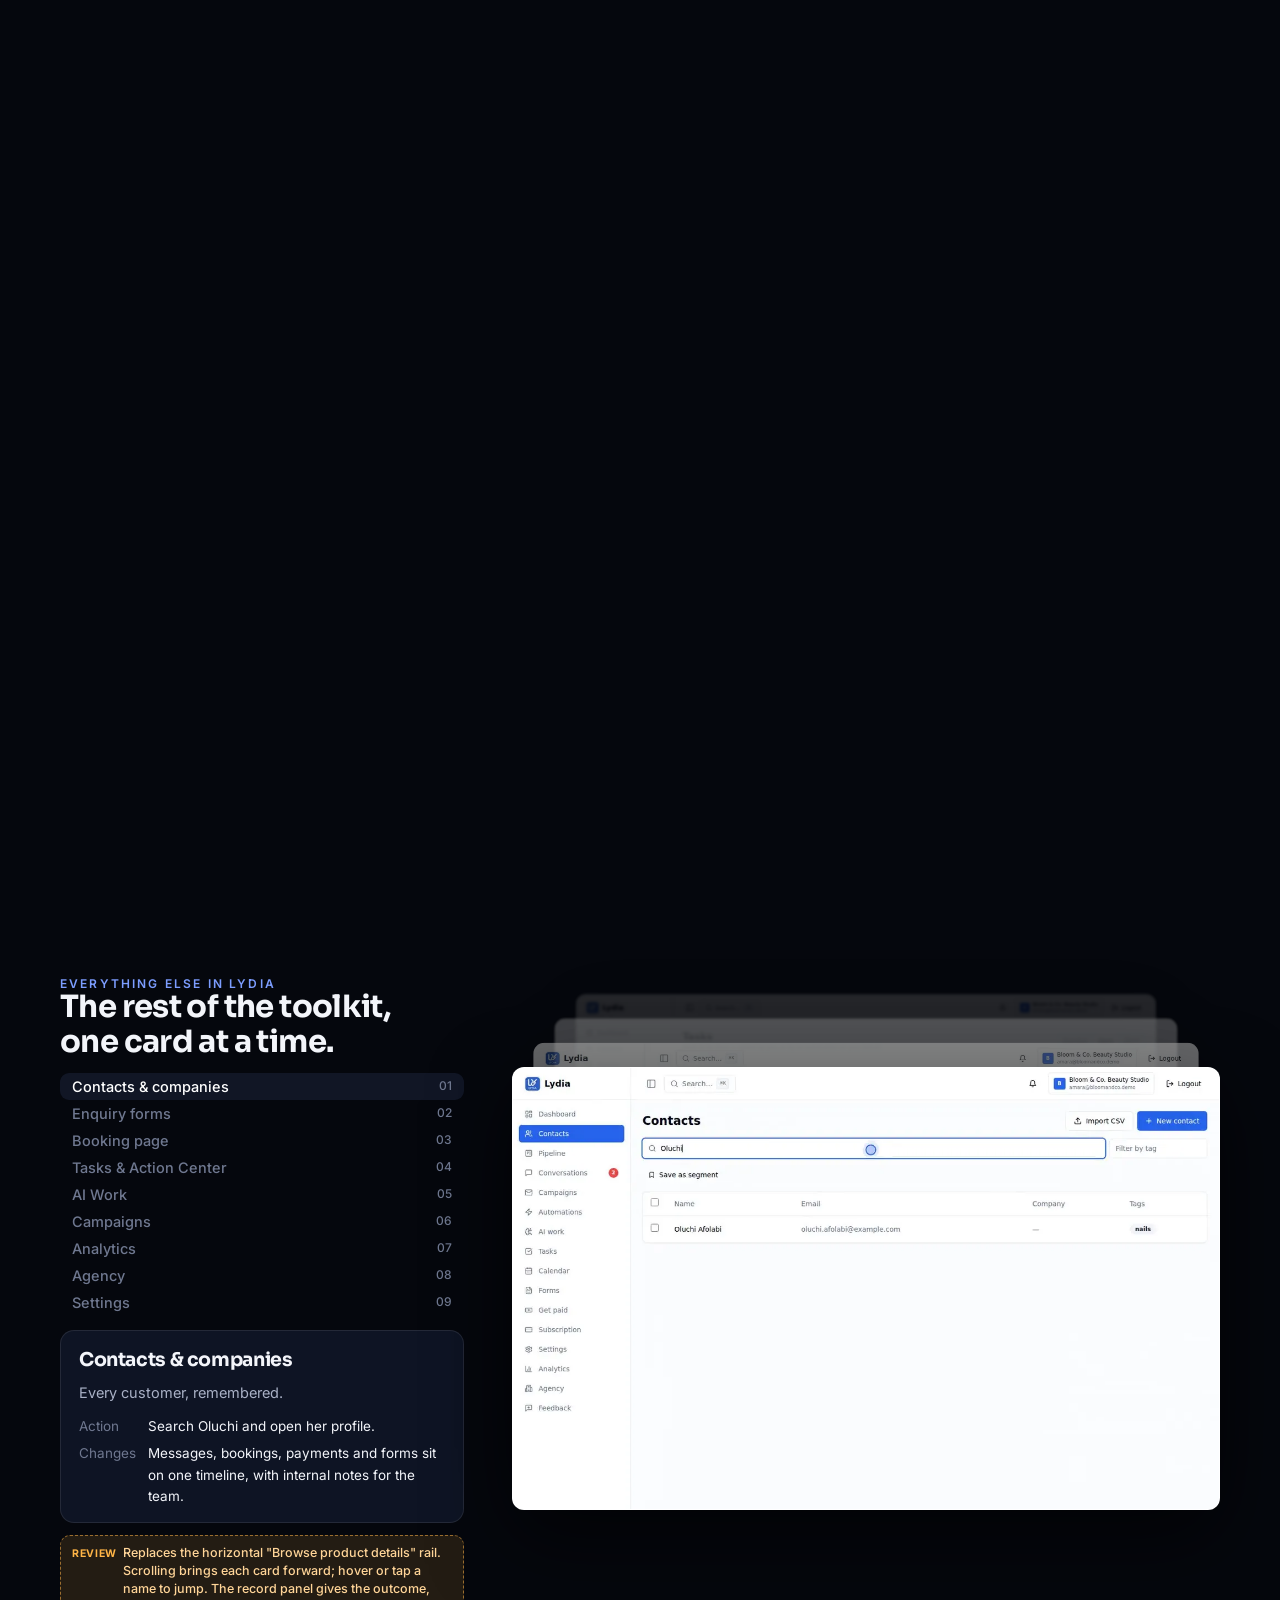
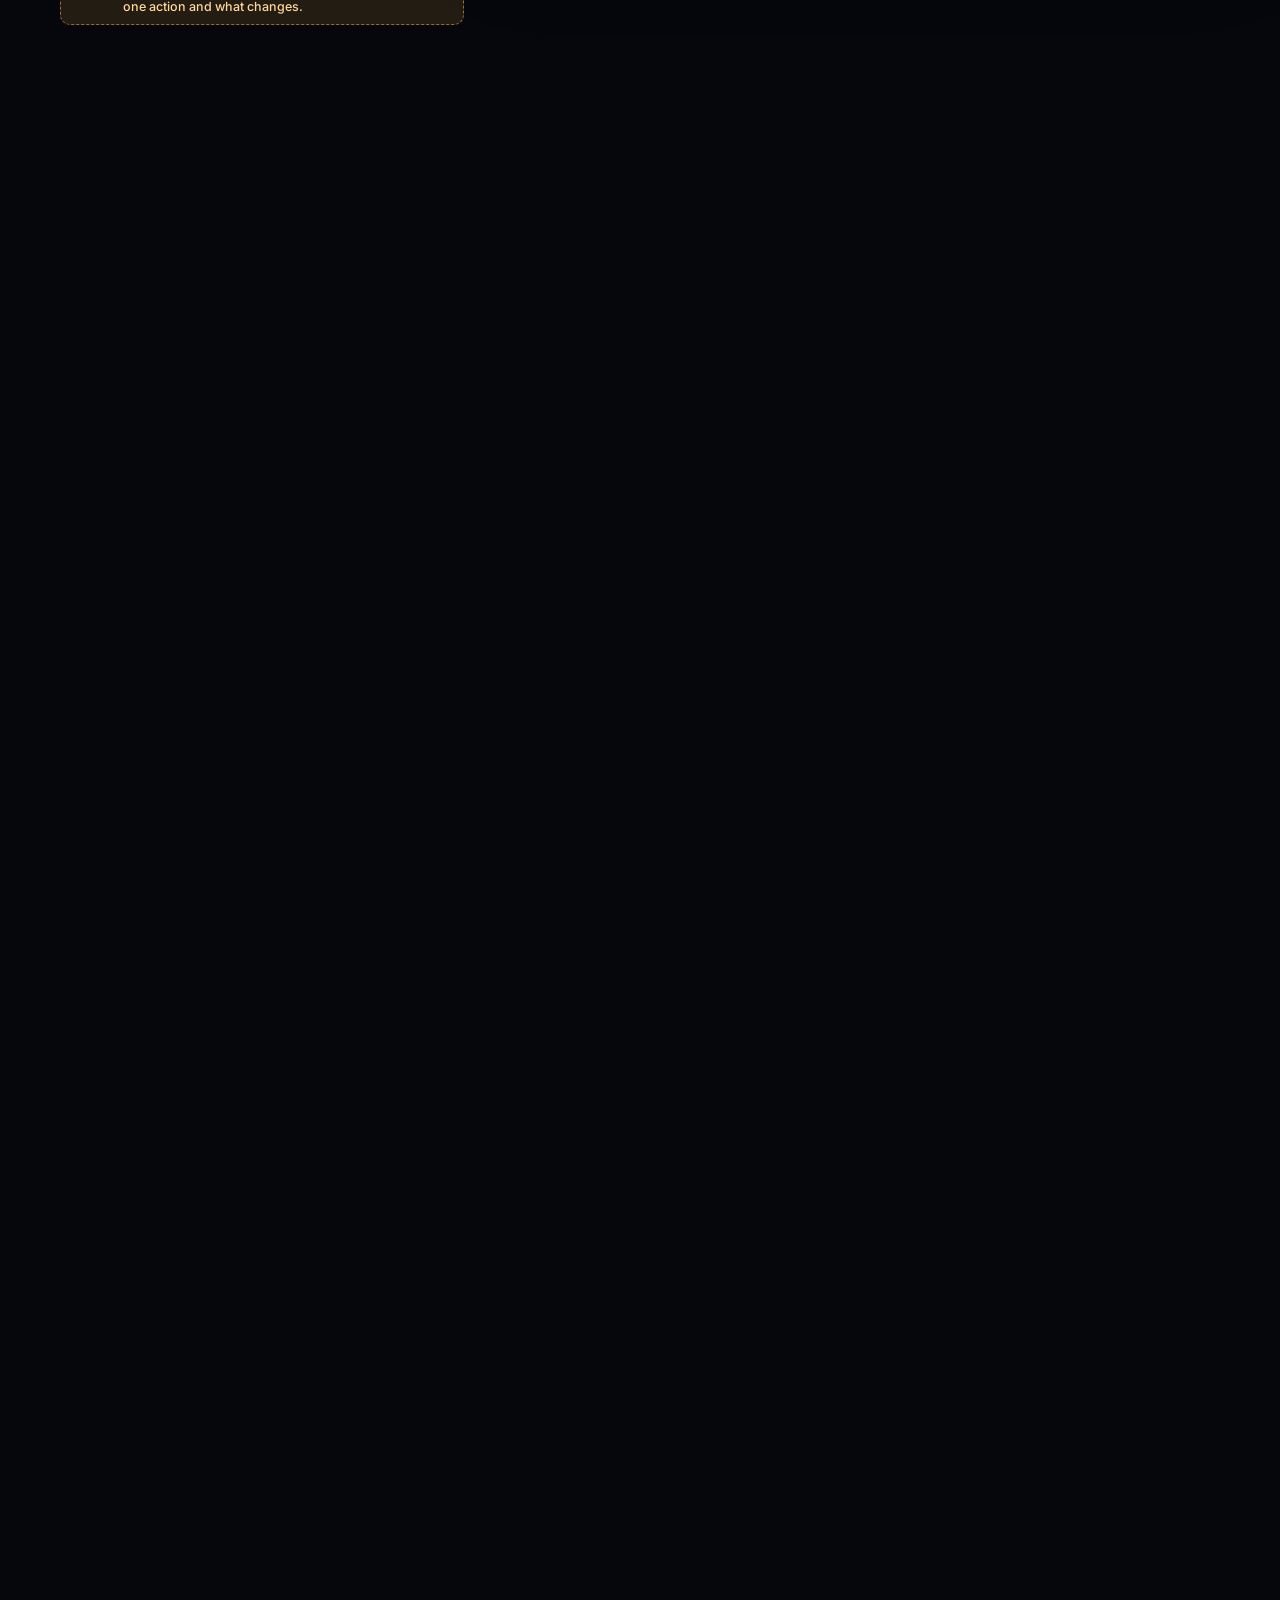
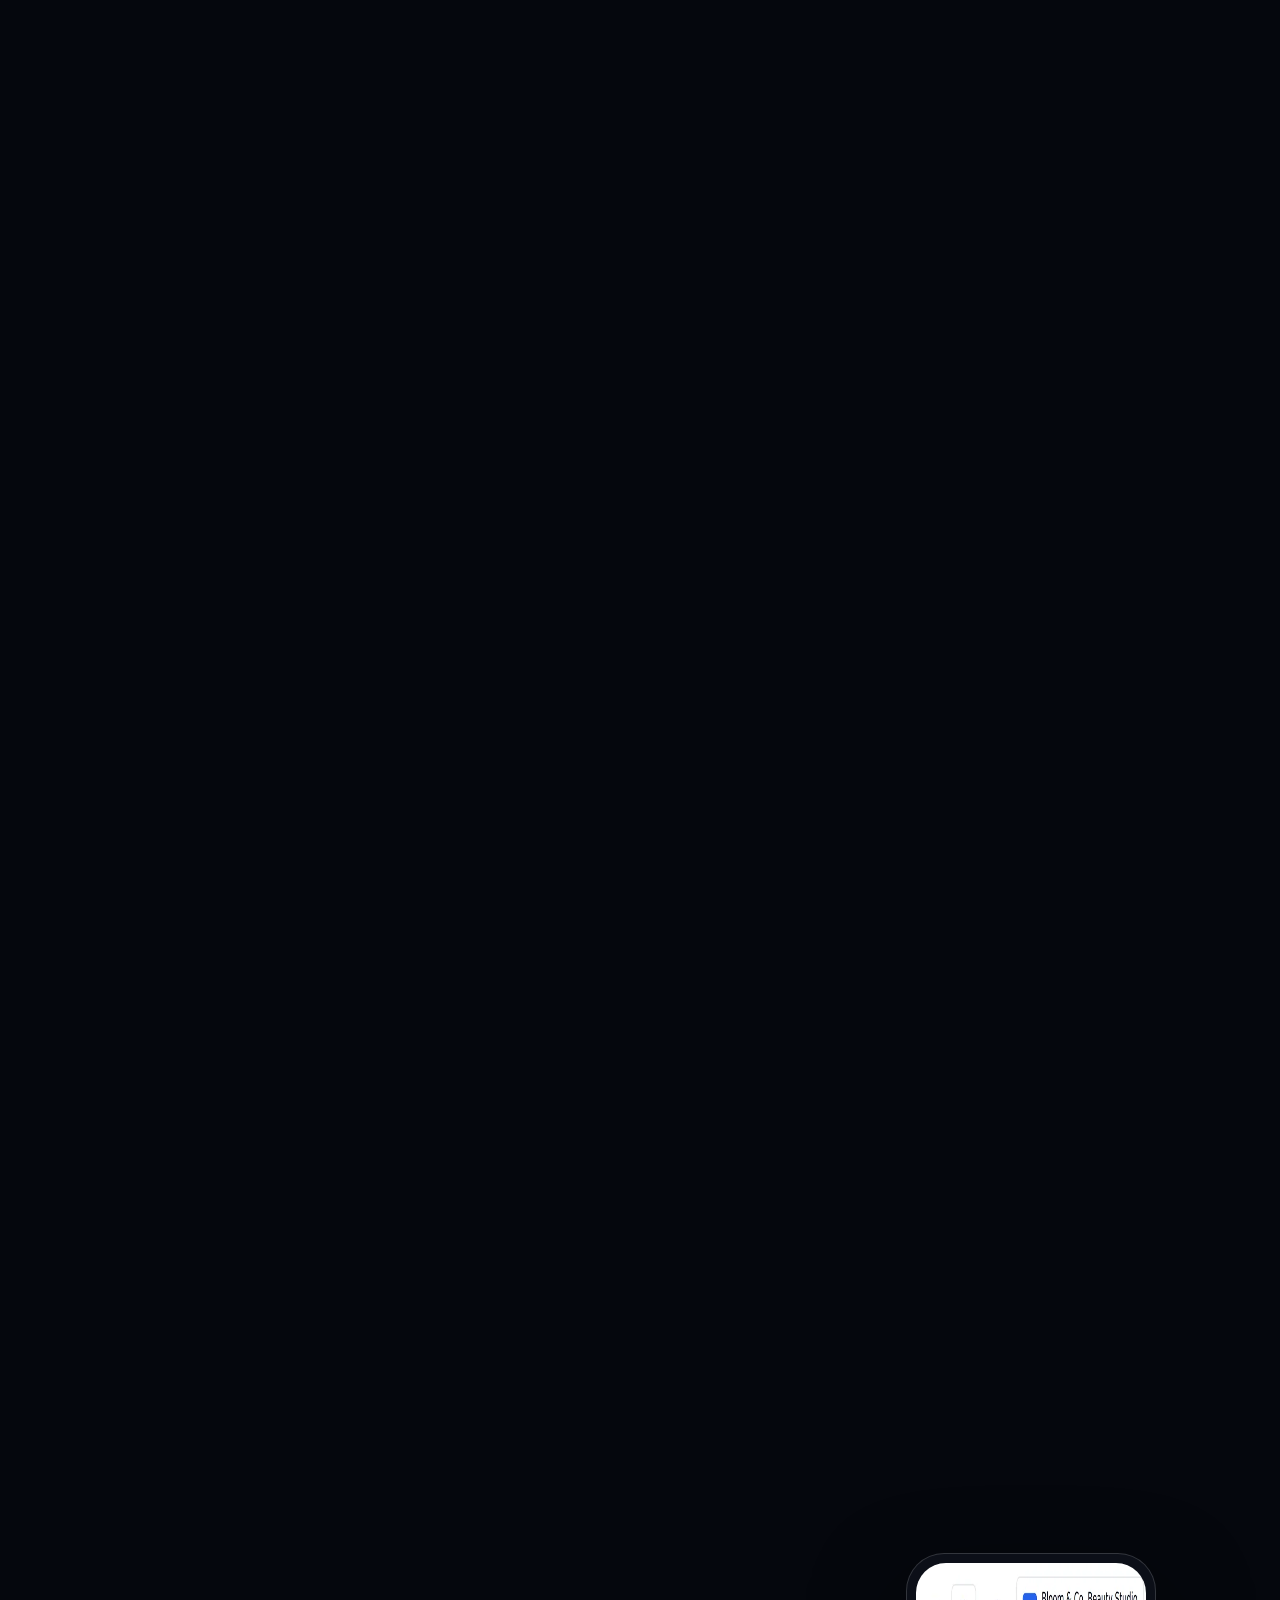
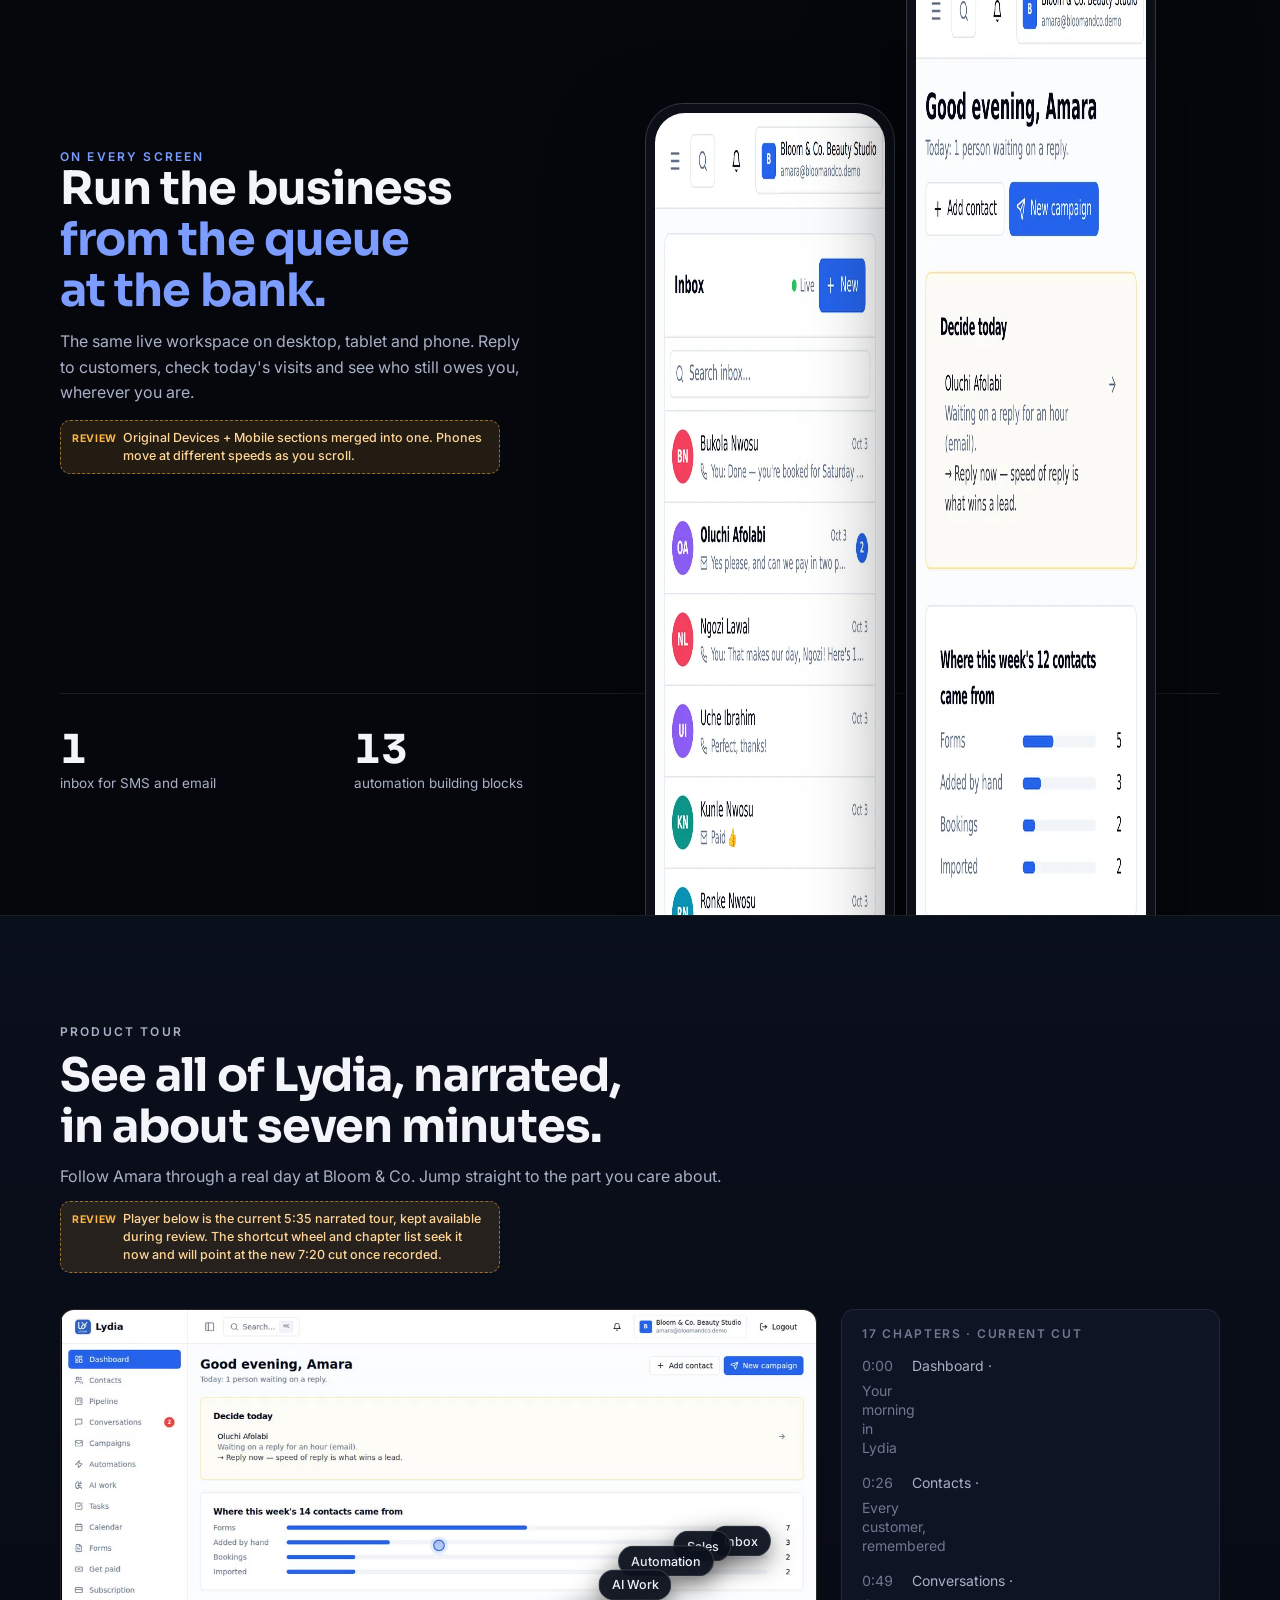
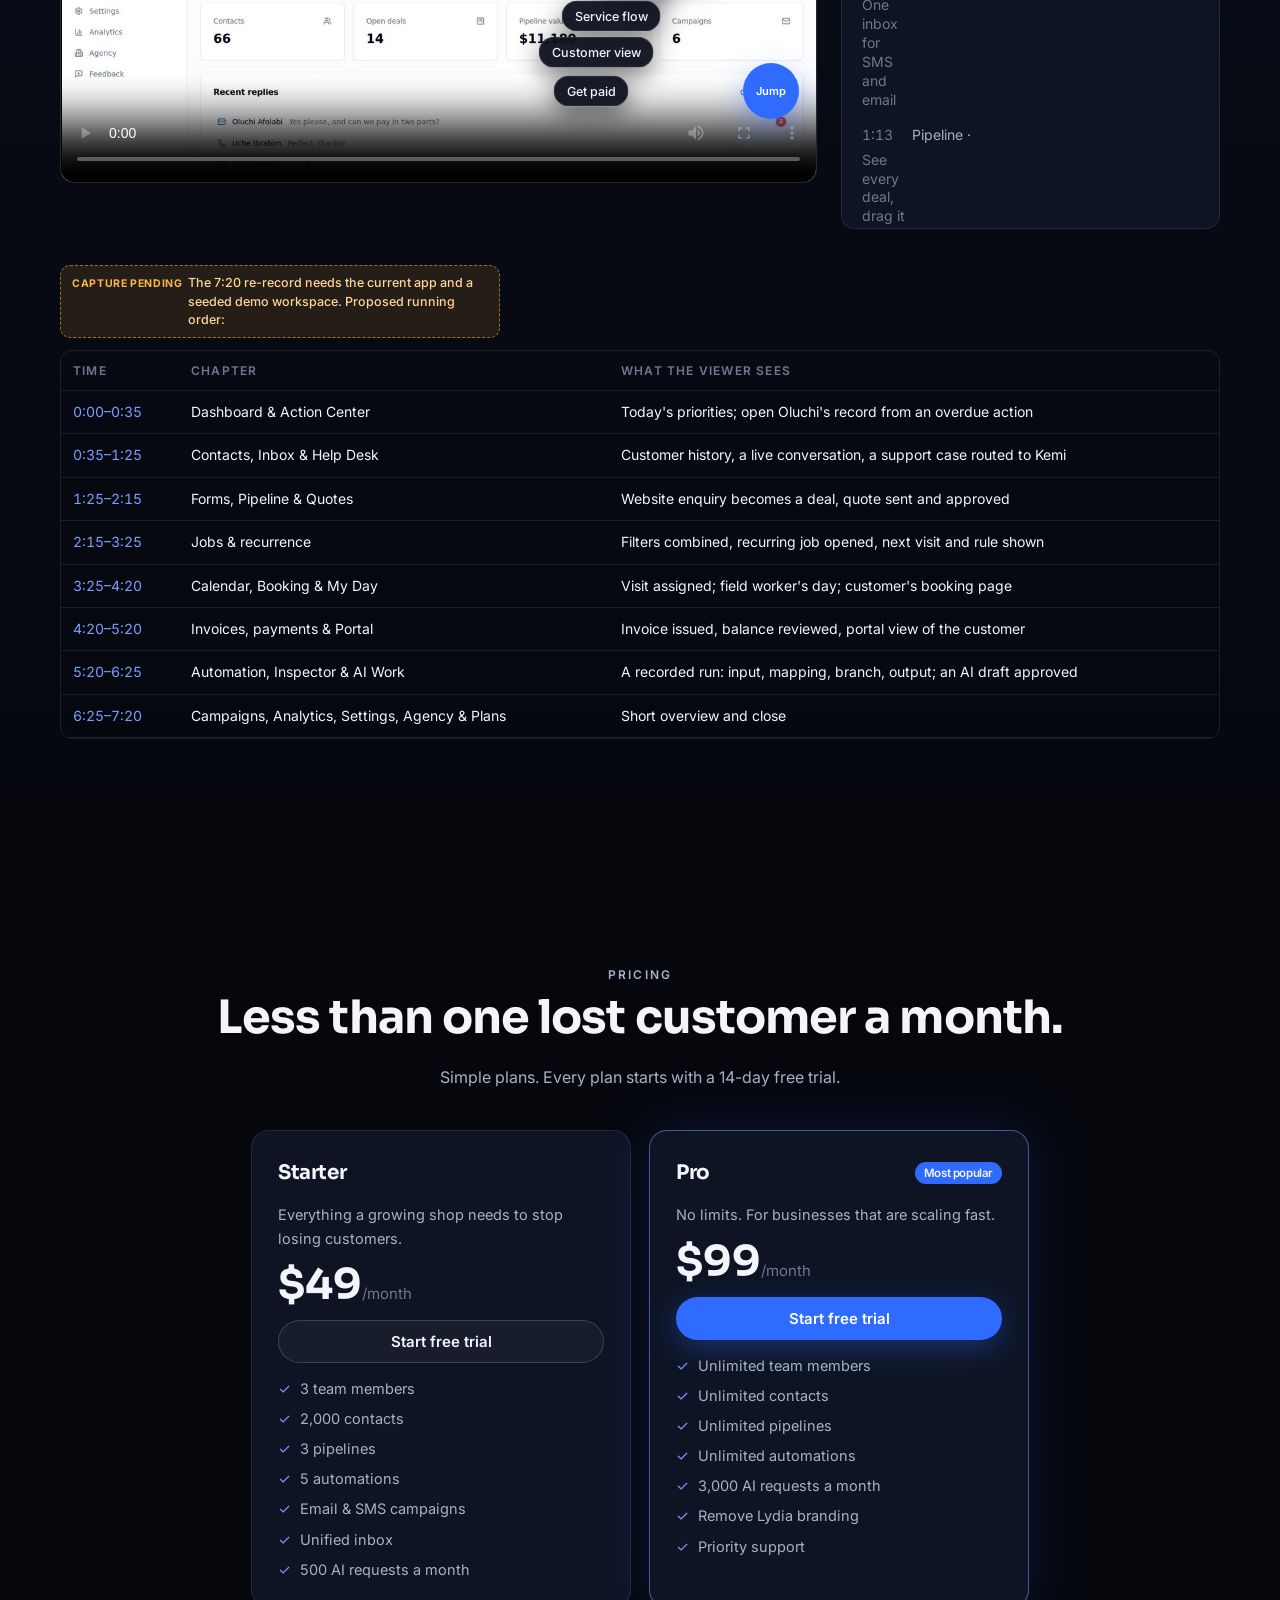
<file: preview/standalone.html>
<!doctype html>
<html lang="en">
<head>
<meta charset="utf-8">
<meta name="viewport" content="width=device-width, initial-scale=1, viewport-fit=cover">
<title>LydiaCRM Review Preview</title>
<meta name="claude:viewport-fit-sides" content="cover">
<meta name="robots" content="noindex">
<link rel="preconnect" href="https://fonts.googleapis.com">
<link rel="preconnect" href="https://fonts.gstatic.com" crossorigin>
<link rel="stylesheet" href="https://fonts.googleapis.com/css2?family=Inter:wght@400;500;600&family=Sora:wght@500;600;700;800&display=swap">
<style>
/* Layout: the restored dark Lydia site, one column of full-width bands; sticky scenes for story, flywheel and gallery. */
:root{
  --ink:#05070d; --ink-2:#0a0f1c; --panel:#0e1424; --line:rgba(255,255,255,.09); --line-2:rgba(255,255,255,.16);
  --fg:#f3f5fa; --fg-2:#a9b1c6; --fg-3:#6f7890;
  --blue:#2f6bff; --blue-2:#7c9dff; --blue-glow:rgba(47,107,255,.35);
  --amber:#ffb547; --amber-bg:rgba(255,181,71,.12);
  --display:"Sora",ui-sans-serif,system-ui,sans-serif; --body:"Inter",ui-sans-serif,system-ui,-apple-system,"Segoe UI",sans-serif;
  --r:14px; --hdr:64px; --rb:38px;
  color-scheme:dark;
}
*{box-sizing:border-box}
html{scroll-behavior:smooth;scroll-padding-top:calc(var(--hdr) + var(--rb) + 12px)}
body{margin:0;background:var(--ink);color:var(--fg);font:16px/1.6 var(--body);-webkit-font-smoothing:antialiased;overflow-x:clip}
body::before{content:"";position:fixed;inset:0 0 auto;height:env(safe-area-inset-top,0px);z-index:60;background:var(--ink)}
img{max-width:100%;display:block}
a{color:inherit}
h1,h2,h3{font-family:var(--display);letter-spacing:-.02em;text-wrap:balance;margin:0}
p{margin:0}
:focus-visible{outline:2px solid var(--blue-2);outline-offset:3px;border-radius:6px}
.wrap{max-width:1200px;margin:0 auto;padding-left:max(20px,env(safe-area-inset-left,0px));padding-right:max(20px,env(safe-area-inset-right,0px))}
.eyebrow{font:600 12px/1 var(--body);letter-spacing:.18em;text-transform:uppercase;color:var(--blue-2)}
.btn{display:inline-flex;align-items:center;gap:8px;border-radius:999px;padding:13px 22px;font:600 15px/1 var(--body);text-decoration:none;border:1px solid transparent;cursor:pointer;transition:transform .2s,background .2s}
.btn:hover{transform:translateY(-1px)}
.btn-primary{background:var(--blue);color:#fff;box-shadow:0 8px 30px var(--blue-glow)}
.btn-ghost{background:rgba(255,255,255,.04);border-color:var(--line-2);color:var(--fg)}
.shot{border-radius:12px;overflow:hidden;background:#fff;border:1px solid var(--line-2);box-shadow:0 30px 80px rgba(0,0,0,.55)}
.shot img{width:100%;height:auto}
.chrome{background:#121827;border:1px solid var(--line-2);border-radius:16px;padding:8px;box-shadow:0 40px 120px rgba(0,0,0,.6),0 0 0 1px rgba(124,157,255,.06)}
.chrome .bar{display:flex;align-items:center;gap:6px;padding:4px 8px 10px}
.chrome .bar i{width:9px;height:9px;border-radius:50%;background:#2a3246}
.chrome .bar span{margin:0 auto;font:11px var(--body);color:var(--fg-3);background:#0b1020;padding:3px 40px;border-radius:6px}
.chrome img{border-radius:9px;width:100%}

/* ---------- review bar + annotations ---------- */
.review{position:sticky;top:env(safe-area-inset-top,0px);z-index:70;height:var(--rb);background:#1d1405;border-bottom:1px solid rgba(255,181,71,.35);color:var(--amber);font:500 13px/1 var(--body)}
.review .wrap{height:100%;display:flex;align-items:center;gap:14px;justify-content:space-between}
.review b{font-weight:600}
.review .r-links{display:flex;gap:14px;align-items:center;white-space:nowrap}
.review a{color:var(--amber)}
.review button{background:transparent;color:var(--amber);border:1px solid rgba(255,181,71,.45);border-radius:999px;padding:5px 10px;font:500 12px var(--body);cursor:pointer}
.note{display:inline-flex;gap:6px;align-items:flex-start;max-width:440px;background:var(--amber-bg);border:1px dashed rgba(255,181,71,.55);color:#ffd598;border-radius:10px;padding:8px 11px;font:500 12.5px/1.45 var(--body)}
.note::before{content:"Review";flex:none;font-weight:700;color:var(--amber);letter-spacing:.06em;text-transform:uppercase;font-size:10.5px;padding-top:2px}
.note.pending::before{content:"Capture pending"}
.notes-off .note{display:none!important}
.pending-tag{position:absolute;left:12px;top:12px;z-index:3;background:#1d1405;color:var(--amber);border:1px solid rgba(255,181,71,.6);border-radius:999px;font:600 11px/1 var(--body);padding:6px 10px;letter-spacing:.02em}
.notes-off .pending-tag{display:none}

/* ---------- header + mega menu ---------- */
.hdr{position:sticky;top:calc(env(safe-area-inset-top,0px) + var(--rb));z-index:65;height:var(--hdr);transition:background .3s,border-color .3s;border-bottom:1px solid transparent}
.hdr.scrolled{background:rgba(5,7,13,.82);backdrop-filter:blur(14px);-webkit-backdrop-filter:blur(14px);border-color:var(--line)}
.hdr .wrap{height:100%;display:flex;align-items:center;gap:24px}
.logo img{height:30px;width:auto}
.nav{position:relative;display:flex;gap:4px;margin:0 auto}
.nav>a,.nav>button{position:relative;z-index:1;background:none;border:0;color:var(--fg-2);font:500 15px var(--body);padding:9px 14px;border-radius:999px;cursor:pointer;text-decoration:none;display:inline-flex;align-items:center;gap:6px}
.nav>a:hover,.nav>button:hover,.nav>button[aria-expanded="true"]{color:var(--fg)}
.nav .pill{position:absolute;z-index:0;top:0;height:100%;border-radius:999px;background:rgba(255,255,255,.07);opacity:0;transition:left .28s cubic-bezier(.3,.7,.2,1),width .28s cubic-bezier(.3,.7,.2,1),opacity .2s}
.chev{transition:transform .25s}
[aria-expanded="true"] .chev{transform:rotate(180deg)}
.hdr-cta{display:flex;align-items:center;gap:14px}
.hdr-cta a.login{color:var(--fg-2);text-decoration:none;font-weight:500}
.hdr-cta .btn{padding:10px 18px}
.mega{position:absolute;left:50%;top:calc(100% + 6px);width:min(980px,calc(100vw - 32px));transform:translateX(-50%) translateY(-6px) scale(.98);transform-origin:top center;opacity:0;visibility:hidden;transition:opacity .18s,transform .32s cubic-bezier(.2,.9,.25,1.15),visibility 0s .2s;background:#0b1121;border:1px solid var(--line-2);border-radius:18px;box-shadow:0 30px 80px rgba(0,0,0,.6);padding:22px;display:grid;grid-template-columns:repeat(4,minmax(0,1fr));gap:8px 18px}
.mega::before{content:"";position:absolute;inset:-14px 0 auto;height:14px}
.mega.open{opacity:1;visibility:visible;transform:translateX(-50%) translateY(0) scale(1);transition:opacity .18s,transform .32s cubic-bezier(.2,.9,.25,1.15)}
.mega h4{margin:0 0 6px;font:600 11.5px/1 var(--body);letter-spacing:.14em;text-transform:uppercase;color:var(--fg-3);padding:6px 10px}
.mega a{display:block;text-decoration:none;padding:9px 10px;border-radius:10px;transition:background .15s}
.mega a:hover,.mega a:focus-visible{background:rgba(124,157,255,.09)}
.mega a b{display:block;font:600 14.5px/1.3 var(--body);color:var(--fg)}
.mega a span{display:block;font-size:13px;line-height:1.4;color:var(--fg-2);margin-top:2px}
.mega .mega-foot{grid-column:1/-1;display:flex;justify-content:space-between;gap:12px;flex-wrap:wrap;margin-top:8px;padding:12px 10px 0;border-top:1px solid var(--line);font-size:13.5px;color:var(--fg-2)}
.mega .mega-foot a{display:inline;padding:0;color:var(--blue-2);font-weight:600}
.burger{display:none;margin-left:auto;background:none;border:1px solid var(--line-2);color:var(--fg);border-radius:10px;padding:8px 10px;cursor:pointer}
.mnav{display:none}

/* ---------- hero ---------- */
.hero{position:relative;padding-top:72px;overflow:clip}
.hero::before{content:"";position:absolute;inset:0;background:
  radial-gradient(900px 520px at 50% 62%,rgba(47,107,255,.28),transparent 70%),
  linear-gradient(rgba(255,255,255,.035) 1px,transparent 1px) 0 0/56px 56px,
  linear-gradient(90deg,rgba(255,255,255,.035) 1px,transparent 1px) 0 0/56px 56px;
  -webkit-mask:linear-gradient(#000 60%,transparent);mask:linear-gradient(#000 60%,transparent);pointer-events:none}
.hero-copy{position:relative;z-index:4;text-align:center;display:grid;justify-items:center;gap:22px}
.badge{display:inline-flex;align-items:center;gap:10px;border:1px solid var(--line-2);background:rgba(255,255,255,.03);border-radius:999px;padding:5px 14px 5px 5px;font-size:14px;color:var(--fg-2);text-decoration:none}
.badge em{font-style:normal;background:var(--blue);color:#fff;border-radius:999px;padding:3px 10px;font-weight:600;font-size:12.5px}
.hero h1{font-size:clamp(34px,5.2vw,64px);line-height:1.06;font-weight:800;max-width:15ch}
.hero h1 .accent{background:linear-gradient(90deg,var(--blue-2),#a8bcff);-webkit-background-clip:text;background-clip:text;color:transparent}
.hero .lede{max-width:600px;color:var(--fg-2);font-size:17.5px}
.hero .ctas{display:flex;flex-wrap:wrap;justify-content:center;gap:12px}
.fine{font-size:13px;color:var(--fg-3)}
.stage{position:relative;margin-top:56px;height:clamp(420px,58vw,760px);perspective:1600px;perspective-origin:50% 20%}
.rear{position:absolute;inset:0;transform-style:preserve-3d;pointer-events:none}
.rear .card{position:absolute;top:8%;left:50%;width:min(34vw,420px);transform-style:preserve-3d;border-radius:10px;overflow:hidden;border:1px solid var(--line-2);opacity:.38;filter:saturate(.55) brightness(.7);box-shadow:0 20px 60px rgba(0,0,0,.6)}
.rear .card img{width:100%}
.front{position:absolute;left:50%;top:0;width:min(1000px,92vw);transform-origin:50% 0;will-change:transform;z-index:3}
.toast{position:absolute;z-index:5;display:flex;align-items:center;gap:9px;background:rgba(12,17,30,.92);border:1px solid var(--line-2);backdrop-filter:blur(8px);border-radius:12px;padding:10px 14px;font-size:13.5px;color:var(--fg);box-shadow:0 18px 40px rgba(0,0,0,.5);white-space:nowrap}
.toast i{width:8px;height:8px;border-radius:50%;background:var(--blue-2);box-shadow:0 0 0 4px rgba(124,157,255,.18)}
.toast.t1{left:-3%;top:34%}.toast.t2{right:-3%;top:14%}.toast.t3{right:6%;bottom:12%}
.toast{animation:float 6s ease-in-out infinite}.toast.t2{animation-delay:-2s}.toast.t3{animation-delay:-4s}
@keyframes float{50%{transform:translateY(-8px)}}
.hero-note{position:relative;z-index:6;display:flex;justify-content:center;margin-top:18px}

/* ---------- logos marquee ---------- */
.marquee{border-block:1px solid var(--line);padding:22px 0;overflow:hidden;margin-top:28px}
.marquee p{text-align:center;font-size:12px;letter-spacing:.16em;text-transform:uppercase;color:var(--fg-3);margin-bottom:14px}
.mq{display:flex;gap:56px;width:max-content;animation:mq 40s linear infinite;color:var(--fg-3);font:600 18px var(--display)}
@keyframes mq{to{transform:translateX(-50%)}}

/* ---------- pain ---------- */
.pain{padding:110px 0 90px;text-align:center}
.pain h2{font-size:clamp(28px,3.6vw,44px);line-height:1.12}
.pain h2 span{color:var(--fg-3)}
.pain-grid{display:grid;grid-template-columns:repeat(3,minmax(0,1fr));gap:16px;margin-top:44px;text-align:left}
.pain-grid div{background:var(--panel);border:1px solid var(--line);border-radius:var(--r);padding:22px}
.pain-grid b{font-family:var(--display);font-size:17px;display:block;margin-bottom:6px}
.pain-grid p{color:var(--fg-2);font-size:14.5px}
.pain .fix{margin-top:30px;font:600 20px var(--display)}
.pain .fix span{color:var(--blue-2)}

/* ---------- story (sticky scrollytelling) ---------- */
.story{position:relative}
.story-head{text-align:center;display:grid;gap:14px;justify-items:center;padding-bottom:40px}
.story-head h2{font-size:clamp(30px,4vw,50px);line-height:1.08}
.story-head p{color:var(--fg-2);max-width:640px}
.story-grid{display:grid;grid-template-columns:minmax(0,5fr) minmax(0,7fr);gap:56px}
.chapters{list-style:none;margin:0;padding:0}
.chapter{min-height:78vh;display:flex;flex-direction:column;justify-content:center;gap:12px;opacity:.32;transition:opacity .4s}
.chapter.on{opacity:1}
.chapter .k{display:flex;align-items:center;gap:10px;font:600 12.5px var(--body);letter-spacing:.12em;text-transform:uppercase;color:var(--blue-2)}
.chapter .k i{font-style:normal;font-variant-numeric:tabular-nums;color:var(--fg-3)}
.chapter h3{font-size:clamp(24px,2.6vw,34px);line-height:1.12}
.chapter p{color:var(--fg-2)}
.chapter dl{display:grid;grid-template-columns:auto 1fr;gap:6px 14px;margin:6px 0 0;font-size:14px}
.chapter dt{color:var(--fg-3);font-weight:500}
.chapter dd{margin:0;color:var(--fg)}
.chapter .mshot{display:none}
.stick{position:sticky;top:calc(var(--hdr) + var(--rb) + 8vh);height:min(72vh,640px);display:flex;flex-direction:column;justify-content:center}
.frames{position:relative;aspect-ratio:16/10;width:100%}
.frames .fr{position:absolute;inset:0;opacity:0;transform:translateY(16px) scale(.985);transition:opacity .5s ease,transform .6s cubic-bezier(.2,.8,.2,1)}
.frames .fr.on{opacity:1;transform:none}
.frames .fr .shot{height:100%}
.frames .fr .shot img{height:100%;object-fit:cover;object-position:top left}
.rail{display:flex;gap:6px;margin-top:18px;justify-content:center}
.rail button{width:28px;height:4px;border-radius:4px;border:0;background:var(--line-2);cursor:pointer;padding:0;transition:background .3s,width .3s}
.rail button.on{background:var(--blue);width:44px}
.thread{display:flex;align-items:center;gap:10px;justify-content:center;font-size:13px;color:var(--fg-3);margin-top:14px}
.thread b{color:var(--fg-2);font-weight:500}

/* ---------- flywheel ---------- */
.fw{position:relative;height:240vh}
.fw-in{position:sticky;top:calc(var(--hdr) + var(--rb));height:calc(100vh - var(--hdr) - var(--rb));display:grid;grid-template-columns:minmax(0,1fr) minmax(0,1fr);align-items:center;gap:40px}
.fw h2{font-size:clamp(30px,4vw,48px);line-height:1.08}
.fw h2 span{color:var(--blue-2)}
.fw-step{margin-top:26px;min-height:120px}
.fw-step .n{font:600 13px var(--body);color:var(--fg-3);font-variant-numeric:tabular-nums}
.fw-step h3{font-size:26px;margin:4px 0 8px}
.fw-step p{color:var(--fg-2);max-width:420px}
.wheel{position:relative;width:min(460px,72vw);aspect-ratio:1;margin:auto}
.wheel svg{position:absolute;inset:0;width:100%;height:100%}
.wheel .hub{position:absolute;inset:38%;border-radius:22px;background:linear-gradient(145deg,#2f6bff,#1a46c4);display:grid;place-items:center;box-shadow:0 0 70px var(--blue-glow)}
.wheel .hub img{width:52%}
.wheel .spin{position:absolute;inset:0}
.wheel .node{position:absolute;left:50%;top:50%;transform:translate(-50%,-50%);font:500 12.5px var(--body);color:var(--fg-3);white-space:nowrap;padding:6px 11px;border-radius:999px;transition:color .3s,background .3s,box-shadow .3s}
.wheel .node.on{color:#fff;background:var(--blue);box-shadow:0 0 28px var(--blue-glow)}

/* ---------- gallery (stacked) ---------- */
.gal{position:relative;height:420vh}
.gal-in{position:sticky;top:calc(var(--hdr) + var(--rb));height:calc(100vh - var(--hdr) - var(--rb));display:grid;grid-template-columns:minmax(0,4fr) minmax(0,7fr);gap:48px;align-items:center}
.gal h2{font-size:clamp(24px,2.4vw,32px);line-height:1.12}
.gal-list{list-style:none;padding:0;margin:14px 0 0;display:grid;gap:0}
.gal-list button{width:100%;text-align:left;background:none;border:0;color:var(--fg-3);font:500 14.5px var(--body);padding:5px 12px;border-radius:9px;cursor:pointer;display:flex;justify-content:space-between;gap:10px;transition:color .2s,background .2s}
.gal-list button:hover{color:var(--fg)}
.gal-list button.on{color:#fff;background:rgba(124,157,255,.1)}
.gal-list button small{color:var(--fg-3);font-size:12px}
.record{margin-top:14px;background:var(--panel);border:1px solid var(--line);border-radius:var(--r);padding:14px 18px;min-height:150px}
.record h3{font-size:19px;margin-bottom:6px}
.record p{color:var(--fg-2);font-size:14.5px}
.record dl{display:grid;grid-template-columns:auto 1fr;gap:5px 12px;margin:12px 0 0;font-size:13.5px}
.record dt{color:var(--fg-3)}
.record dd{margin:0}
.deck{position:relative;aspect-ratio:16/10.6}
.deck .dc{position:absolute;inset:0 0 auto 0;pointer-events:none;transform-origin:50% 0;transition:transform .55s cubic-bezier(.2,.8,.2,1),opacity .45s,filter .45s}
.deck .dc .shot{aspect-ratio:16/10}
.deck .dc .shot img{height:100%;object-fit:cover;object-position:top left}

/* ---------- devices ---------- */
.devices{padding:120px 0;overflow:clip}
.dev-grid{display:grid;grid-template-columns:minmax(0,5fr) minmax(0,7fr);gap:40px;align-items:center}
.devices h2{font-size:clamp(28px,3.6vw,46px);line-height:1.1}
.devices h2 span{color:var(--blue-2)}
.devices p.l{color:var(--fg-2);margin-top:14px;max-width:460px}
.phones{position:relative;height:620px}
.phone{position:absolute;width:250px;border-radius:38px;padding:9px;background:#0c0f18;border:1px solid var(--line-2);box-shadow:0 40px 90px rgba(0,0,0,.6);will-change:transform}
.phone img{border-radius:30px}
.phone.p1{left:12%;top:40px}.phone.p2{left:52%;top:0}
.stats{display:grid;grid-template-columns:repeat(4,minmax(0,1fr));gap:16px;margin-top:70px;border-top:1px solid var(--line);padding-top:36px}
.stats b{display:block;font:700 40px/1 var(--display);font-variant-numeric:tabular-nums}
.stats span{font-size:13.5px;color:var(--fg-2)}

/* ---------- tour ---------- */
.tour{padding:110px 0;border-top:1px solid var(--line);background:linear-gradient(var(--ink-2),var(--ink))}
.tour-head{display:grid;gap:12px;max-width:720px}
.tour-head h2{font-size:clamp(28px,3.6vw,46px);line-height:1.1}
.tour-head p{color:var(--fg-2)}
.tour-grid{display:grid;grid-template-columns:minmax(0,8fr) minmax(0,4fr);gap:24px;margin-top:36px;align-items:start}
.player{position:relative}
.player video{width:100%;border-radius:14px;border:1px solid var(--line-2);background:#000;aspect-ratio:16/10;display:block}
.radial{position:absolute;right:18px;bottom:64px;width:56px;height:56px;z-index:4}
.radial>button{position:absolute;inset:0;border-radius:50%;border:0;background:var(--blue);color:#fff;font:600 11px var(--body);cursor:pointer;box-shadow:0 10px 30px var(--blue-glow);z-index:2}
.radial ul{list-style:none;margin:0;padding:0}
.radial li{position:absolute;left:50%;top:50%;transform:translate(-50%,-50%) scale(.4);opacity:0;transition:transform .42s cubic-bezier(.2,.9,.25,1.2),opacity .25s;transition-delay:calc(var(--i)*40ms)}
.radial.open li{opacity:1;transform:translate(calc(-50% + var(--x)),calc(-50% + var(--y))) scale(1)}
.radial li button{white-space:nowrap;background:rgba(12,17,30,.95);border:1px solid var(--line-2);color:var(--fg);border-radius:999px;padding:7px 12px;font:500 12.5px var(--body);cursor:pointer;box-shadow:0 8px 24px rgba(0,0,0,.5)}
.radial li button:hover,.radial li button:focus-visible{border-color:var(--blue-2);background:#14204a}
.radial:not(.open) li button{pointer-events:none}
.chap-list{background:var(--panel);border:1px solid var(--line);border-radius:14px;padding:10px;max-height:520px;overflow:auto}
.chap-list h4{margin:6px 10px 8px;font:600 12px var(--body);letter-spacing:.14em;text-transform:uppercase;color:var(--fg-3)}
.chap-list button{display:grid;grid-template-columns:44px 1fr;gap:6px;width:100%;text-align:left;background:none;border:0;color:var(--fg-2);padding:8px 10px;border-radius:9px;cursor:pointer;font:14px/1.35 var(--body)}
.chap-list button span{font-variant-numeric:tabular-nums;color:var(--fg-3)}
.chap-list button.on{background:rgba(47,107,255,.16);color:#fff}
.chap-list button:hover{color:var(--fg)}
.plan{margin-top:36px}
.plan table{width:100%;border-collapse:collapse;font-size:14px}
.plan th,.plan td{text-align:left;padding:10px 12px;border-bottom:1px solid var(--line);vertical-align:top}
.plan th{font-weight:600;color:var(--fg-3);font-size:12px;letter-spacing:.1em;text-transform:uppercase}
.plan td:first-child{font-variant-numeric:tabular-nums;white-space:nowrap;color:var(--blue-2)}
.plan .tw{overflow-x:auto;border:1px solid var(--line);border-radius:12px;margin-top:12px}

/* ---------- pricing / faq / cta / footer ---------- */
.pricing{padding:110px 0;text-align:center}
.pricing h2{font-size:clamp(28px,3.6vw,46px)}
.pricing>.wrap>p{color:var(--fg-2);margin-top:10px}
.plans{display:grid;grid-template-columns:repeat(2,minmax(0,380px));justify-content:center;gap:18px;margin-top:40px;text-align:left}
.planc{background:var(--panel);border:1px solid var(--line);border-radius:18px;padding:26px;display:grid;gap:14px;align-content:start}
.planc.pro{border-color:rgba(124,157,255,.5);box-shadow:0 0 60px rgba(47,107,255,.18)}
.planc h3{font-size:20px;display:flex;justify-content:space-between;align-items:center}
.planc h3 small{font:600 11.5px var(--body);background:var(--blue);padding:4px 9px;border-radius:999px}
.planc .price{font:700 42px/1 var(--display)}.planc .price span{font:400 15px var(--body);color:var(--fg-3)}
.planc p{color:var(--fg-2);font-size:14.5px}
.planc ul{list-style:none;padding:0;margin:0;display:grid;gap:7px;font-size:14.5px;color:var(--fg-2)}
.planc li::before{content:"✓";color:var(--blue-2);margin-right:9px}
.planc .btn{justify-content:center}
.faq{padding:40px 0 110px}
.faq-grid{display:grid;grid-template-columns:minmax(0,4fr) minmax(0,7fr);gap:40px}
.faq h2{font-size:clamp(28px,3.6vw,46px);line-height:1.1}.faq h2 span{color:var(--fg-3)}
.faq details{border-bottom:1px solid var(--line)}
.faq summary{cursor:pointer;list-style:none;padding:20px 0;font:500 18px var(--display);display:flex;justify-content:space-between;gap:16px}
.faq summary::after{content:"+";color:var(--fg-2)}
.faq details[open] summary::after{content:"–"}
.faq details p{color:var(--fg-2);padding-bottom:20px;max-width:640px}
.cta{padding:0 0 100px}
.cta-box{background:linear-gradient(135deg,#2f6bff,#1b3fae);border-radius:26px;padding:70px 24px;text-align:center;display:grid;gap:16px;justify-items:center}
.cta-box h2{font-size:clamp(28px,4vw,50px);line-height:1.08;max-width:16ch}
.cta-box p{color:#dbe4ff;max-width:520px}
.cta-box .btn{background:#fff;color:#0b1a4d}
footer{border-top:1px solid var(--line);padding:40px 0 60px;font-size:14px;color:var(--fg-3)}
footer .wrap{display:flex;flex-wrap:wrap;justify-content:space-between;gap:20px}
footer nav{display:flex;flex-wrap:wrap;gap:18px}
footer a{text-decoration:none;color:var(--fg-2)}

/* ---------- review notes ---------- */
.rnotes{border-top:2px dashed rgba(255,181,71,.4);background:#0b0904;padding:80px 0}
.rnotes h2{font-size:30px;color:var(--amber)}
.rnotes .sub{color:var(--fg-2);margin-top:8px;max-width:760px}
.ba{display:grid;gap:30px;margin-top:36px}
.ba-row h3{font-size:18px;margin-bottom:6px}
.ba-row p{color:var(--fg-2);font-size:14.5px;margin-bottom:12px;max-width:820px}
.ba-pair{display:grid;grid-template-columns:repeat(2,minmax(0,1fr));gap:14px}
.ba-pair figure{margin:0;background:var(--panel);border:1px solid var(--line);border-radius:12px;padding:8px}
.ba-pair img{border-radius:8px;width:100%}
.ba-pair figcaption{font-size:12px;color:var(--fg-3);padding:6px 4px 0;letter-spacing:.06em;text-transform:uppercase}
.ba-pair.ph{grid-template-columns:repeat(4,minmax(0,1fr))}
.chg{display:grid;grid-template-columns:repeat(2,minmax(0,1fr));gap:14px;margin-top:30px}
.chg div{background:var(--panel);border:1px solid var(--line);border-radius:12px;padding:16px 18px;font-size:14.5px;color:var(--fg-2)}
.chg b{display:block;color:var(--fg);font-family:var(--display);margin-bottom:4px}

/* ---------- responsive ---------- */
@media (max-width:980px){
  .nav,.hdr-cta a.login{display:none}
  .burger{display:inline-flex}
  .hdr-cta{margin-left:0}
  .mnav{display:block;position:fixed;left:0;right:0;top:calc(env(safe-area-inset-top,0px) + var(--rb) + var(--hdr));bottom:0;background:var(--ink);z-index:64;overflow:auto;padding:12px max(20px,env(safe-area-inset-left,0px)) 40px max(20px,env(safe-area-inset-right,0px))}
  .mnav[hidden]{display:none}
  .mnav details{border-bottom:1px solid var(--line)}
  .mnav summary{list-style:none;padding:16px 0;font:600 18px var(--display);display:flex;justify-content:space-between;cursor:pointer}
  .mnav summary::after{content:"+";color:var(--fg-3)}
  .mnav details[open] summary::after{content:"–"}
  .mnav .grp{padding:0 0 14px}
  .mnav .grp h4{margin:12px 0 4px;font:600 11px var(--body);letter-spacing:.14em;text-transform:uppercase;color:var(--fg-3)}
  .mnav .grp a{display:block;padding:8px 0;text-decoration:none;color:var(--fg-2)}
  .mnav>a{display:block;padding:16px 0;border-bottom:1px solid var(--line);font:600 18px var(--display);text-decoration:none}
  .mnav .btn{margin-top:20px;width:100%;justify-content:center}
  .story-grid{grid-template-columns:minmax(0,1fr)}
  .stick{display:none}
  .chapter{min-height:0;opacity:1;padding:34px 0;border-top:1px solid var(--line)}
  .chapter .mshot{display:block;margin-top:10px;position:relative}
  .fw{height:auto}
  .fw-in{position:static;height:auto;grid-template-columns:minmax(0,1fr);padding:90px 0;text-align:center;justify-items:center}
  .fw-step p{margin:auto}
  .gal{height:auto;padding-block:90px}
  .gal-in{position:static;height:auto;grid-template-columns:minmax(0,1fr)}
  .dev-grid,.tour-grid,.faq-grid{grid-template-columns:minmax(0,1fr)}
  .phones{height:520px}
  .phone{width:210px}
  .pain-grid,.chg{grid-template-columns:minmax(0,1fr)}
  .plans{grid-template-columns:minmax(0,1fr)}
  .chap-list{max-height:300px}
  .wheel .node{font-size:11px;padding:4px 8px}
  .stats{grid-template-columns:repeat(2,minmax(0,1fr))}
  .ba-pair.ph{grid-template-columns:repeat(2,minmax(0,1fr))}
}
@media (max-width:640px){
  .review .r-links a{display:none}
  .review .lbl{overflow:hidden;text-overflow:ellipsis;white-space:nowrap}
  .hdr-cta .btn{padding:9px 13px;font-size:13.5px}
  .logo img{height:24px}
  .stage{height:auto;margin-top:36px}
  .rear{display:none}
  .front{position:relative;left:auto;width:100%;transform:none!important}
  .toast{font-size:12px;padding:8px 11px}
  .toast.t1{left:4px;top:auto;bottom:-18px}.toast.t2{right:4px;top:-16px}.toast.t3{display:none}
  .phones{height:440px}.phone{width:170px;border-radius:28px;padding:6px}.phone img{border-radius:23px}
  .phone.p1{left:2%}.phone.p2{left:auto;right:2%}
  .ba-pair{grid-template-columns:minmax(0,1fr)}
  .radial{right:10px;bottom:56px}
}
@media (prefers-reduced-motion:reduce){
  *,*::before,*::after{animation:none!important;transition:none!important}
  html{scroll-behavior:auto}
}
</style>

<div class="review" role="note">
  <div class="wrap">
    <span class="lbl"><b>Review preview</b> · not the live site · real product screenshots, sample workspace</span>
    <span class="r-links">
      <a href="https://w0l1-stack.github.io/LydiaCRM-website/" target="_blank" rel="noopener">Open live site</a>
      <a href="#review-notes">Before / after</a>
      <button type="button" id="notesBtn" aria-pressed="true">Hide notes</button>
    </span>
  </div>
</div>

<header class="hdr" id="hdr">
  <div class="wrap">
    <a class="logo" href="#top" aria-label="Lydia home"><img src="img/lydia-wordmark-white.png" alt="LydiaCRMS" width="134" height="30"></a>
    <nav class="nav" id="nav" aria-label="Main">
      <span class="pill" id="pill" aria-hidden="true"></span>
      <button type="button" id="featBtn" aria-expanded="false" aria-controls="mega">Features
        <svg class="chev" width="12" height="12" viewBox="0 0 12 12" aria-hidden="true"><path d="M2.5 4.5 6 8l3.5-3.5" fill="none" stroke="currentColor" stroke-width="1.6"/></svg></button>
      <a href="#how">How it works</a>
      <a href="#tour">Product tour</a>
      <a href="#pricing">Pricing</a>
      <a href="#faq">FAQ</a>
      <div class="mega" id="mega" role="region" aria-label="Features">
        <div>
          <h4>Customers &amp; sales</h4>
          <a href="#ch-inbox"><b>Shared Inbox</b><span>SMS and email in one queue, oldest wait first.</span></a>
          <a href="#g-contacts"><b>Contacts &amp; companies</b><span>Every message, booking and payment on one timeline.</span></a>
          <a href="#g-forms"><b>Enquiry forms &amp; booking pages</b><span>Website visitors become records, not lost emails.</span></a>
          <a href="#ch-quote"><b>Pipeline &amp; quotes</b><span>Move a deal to an agreed, approved scope.</span></a>
        </div>
        <div>
          <h4>Service operations</h4>
          <a href="#ch-jobs"><b>Jobs &amp; recurring visits</b><span>One-time and repeat work with the next visit in view.</span></a>
          <a href="#ch-schedule"><b>Calendar, Schedule &amp; My Day</b><span>Dispatch from the calendar, work from the day list.</span></a>
          <a href="#g-tasks"><b>Help Desk &amp; Action Center</b><span>Overdue work opens straight on the right record.</span></a>
        </div>
        <div>
          <h4>Billing &amp; portal</h4>
          <a href="#ch-invoice"><b>Invoices &amp; payments</b><span>Issue, track balance and record verified payments.</span></a>
          <a href="#ch-invoice"><b>Customer portal</b><span>Customers see their quotes, visits and invoices.</span></a>
          <a href="#g-plans"><b>Plans &amp; billing</b><span>Starter or Pro, switch anytime.</span></a>
        </div>
        <div>
          <h4>Automation &amp; reporting</h4>
          <a href="#ch-inspector"><b>Workflows &amp; Inspector</b><span>See each run's input, mapping, branch and output.</span></a>
          <a href="#g-ai"><b>AI Work</b><span>Drafts and suggestions that wait for your approval.</span></a>
          <a href="#g-campaigns"><b>Campaigns</b><span>Email and SMS sends to the right segment.</span></a>
          <a href="#g-analytics"><b>Analytics</b><span>Replies, pipeline value and sources at a glance.</span></a>
        </div>
        <div class="mega-foot"><span>New to Lydia? Follow one enquiry from first message to paid invoice.</span><a href="#tour">Watch the 7-minute tour →</a></div>
      </div>
    </nav>
    <div class="hdr-cta">
      <a class="login" href="https://lydiacrm.duckdns.org/login">Log in</a>
      <a class="btn btn-primary" href="https://lydiacrm.duckdns.org/register">Start free trial</a>
    </div>
    <button class="burger" id="burger" type="button" aria-expanded="false" aria-controls="mnav" aria-label="Open menu">
      <svg width="20" height="20" viewBox="0 0 20 20" aria-hidden="true"><path d="M3 6h14M3 10h14M3 14h14" stroke="currentColor" stroke-width="1.7"/></svg></button>
  </div>
</header>

<div class="mnav" id="mnav" hidden>
  <details>
    <summary>Features</summary>
    <div class="grp">
      <h4>Customers &amp; sales</h4><a href="#ch-inbox">Shared Inbox</a><a href="#g-contacts">Contacts &amp; companies</a><a href="#g-forms">Forms &amp; booking pages</a><a href="#ch-quote">Pipeline &amp; quotes</a>
      <h4>Service operations</h4><a href="#ch-jobs">Jobs &amp; recurring visits</a><a href="#ch-schedule">Calendar, Schedule &amp; My Day</a><a href="#g-tasks">Help Desk &amp; Action Center</a>
      <h4>Billing &amp; portal</h4><a href="#ch-invoice">Invoices &amp; payments</a><a href="#ch-invoice">Customer portal</a>
      <h4>Automation &amp; reporting</h4><a href="#ch-inspector">Workflows &amp; Inspector</a><a href="#g-ai">AI Work</a><a href="#g-campaigns">Campaigns</a><a href="#g-analytics">Analytics</a>
    </div>
  </details>
  <a href="#how">How it works</a><a href="#tour">Product tour</a><a href="#pricing">Pricing</a><a href="#faq">FAQ</a>
  <a href="https://lydiacrm.duckdns.org/login">Log in</a>
  <a class="btn btn-primary" href="https://lydiacrm.duckdns.org/register">Start your 14-day free trial</a>
</div>

<main id="top">
<section class="hero">
  <div class="wrap hero-copy">
    <a class="badge" href="#g-ai"><em>New</em> Jobs, invoices and a customer portal</a>
    <h1>Never lose a customer <span class="accent">to a slow reply again.</span></h1>
    <p class="lede">Lydia puts your messages, bookings, jobs, invoices and follow-ups in one place, and keeps working after you close. The CRM for small service businesses that are done juggling apps.</p>
    <div class="ctas">
      <a class="btn btn-primary" href="https://lydiacrm.duckdns.org/register">Start your 14-day free trial →</a>
      <a class="btn btn-ghost" href="#tour">▶ Watch the product tour</a>
    </div>
    <p class="fine">No card needed · Set up in minutes · Cancel anytime</p>
    <span class="note">Kept the original headline and dark identity, cut from four lines to two. Badge now announces the new service features. The rear gallery sits below the copy, so no screen ever runs behind the text.</span>
  </div>
  <div class="wrap">
    <div class="stage" id="stage">
      <div class="rear" id="rear" aria-hidden="true">
        <div class="card" data-x="-118" data-z="-420" data-r="28"><img src="img/inbox.webp" alt="" loading="lazy"></div>
        <div class="card" data-x="-78" data-z="-280" data-r="18"><img src="img/pipeline.webp" alt="" loading="lazy"></div>
        <div class="card" data-x="-40" data-z="-180" data-r="9"><img src="img/calendar.webp" alt="" loading="lazy"></div>
        <div class="card" data-x="40" data-z="-180" data-r="-9"><img src="img/payments.webp" alt="" loading="lazy"></div>
        <div class="card" data-x="78" data-z="-280" data-r="-18"><img src="img/automations.webp" alt="" loading="lazy"></div>
        <div class="card" data-x="118" data-z="-420" data-r="-28"><img src="img/analytics.webp" alt="" loading="lazy"></div>
      </div>
      <div class="front" id="front">
        <div class="chrome">
          <div class="bar"><i></i><i></i><i></i><span>lydiacrm.duckdns.org</span></div>
          <img src="img/welcome.webp" alt="Lydia dashboard: Good evening, Amara. Decide today shows Oluchi waiting on a reply, with this week's 14 contacts by source and pipeline value $11,180." width="1280" height="800">
        </div>
        <div class="toast t1"><i></i>New booking · Knotless braids, Sat 10am</div>
        <div class="toast t2"><i></i>Deposit paid · $50 · Bridal party</div>
        <div class="toast t3"><i></i>Lydia drafted a reply to Oluchi</div>
      </div>
    </div>
  </div>
  <div class="hero-note wrap"><span class="note">Scroll: the dashboard tilts upright and scales to full size, the six real screens behind it spread back in depth. Reverses cleanly. On phones the gallery is dropped and the dashboard shows flat.</span></div>
  <div class="marquee" aria-label="Built for">
    <p>Built for the businesses that keep a city running</p>
    <div class="mq" aria-hidden="true">
      <span>Beauty studios</span><span>Cleaning crews</span><span>Gyms &amp; fitness</span><span>Real estate</span><span>Home repair</span><span>Tutors &amp; schools</span><span>Photographers</span><span>Restaurants</span>
      <span>Beauty studios</span><span>Cleaning crews</span><span>Gyms &amp; fitness</span><span>Real estate</span><span>Home repair</span><span>Tutors &amp; schools</span><span>Photographers</span><span>Restaurants</span>
    </div>
  </div>
</section>

<section class="pain wrap" aria-labelledby="pain-h">
  <p class="eyebrow">Sound familiar?</p>
  <h2 id="pain-h">You did not start a business <span>to babysit your inbox.</span></h2>
  <div class="pain-grid">
    <div><b>The 11pm message you saw at 9am</b><p>By then they had booked somewhere else. Every slow reply is a customer handed to your competitor.</p></div>
    <div><b>Empty chairs from no-shows</b><p>No reminder, no confirmation, no follow-up. Just a gap in your day and money you will not get back.</p></div>
    <div><b>Chasing payments in five apps</b><p>Bank alerts here, DMs there, a notebook somewhere. You run a business, not a scavenger hunt.</p></div>
  </div>
  <p class="fix">Lydia fixes all three. <span>Automatically.</span></p>
</section>

<section class="story wrap" id="how" aria-labelledby="story-h">
  <div class="story-head">
    <p class="eyebrow">How it works</p>
    <h2 id="story-h">One enquiry, from first message to paid.</h2>
    <p>Follow Oluchi's bridal party booking at Bloom &amp; Co. through every part of Lydia. Each step shows what Amara does and what changes for her customer.</p>
    <span class="note">Replaces "Six tools you are paying for" with one continuous customer thread, so the newer service features read as a sequence. Same sticky layout as the original Story.jsx, with a crossfade between chapters.</span>
  </div>
  <div class="story-grid">
    <ol class="chapters" id="chapters">
      <li class="chapter" id="ch-inbox" data-i="0">
        <span class="k"><i>1/6</i> Shared Inbox</span>
        <h3>Every message, one place, answered fast.</h3>
        <p>Oluchi texts at 11pm asking if she can pay for her bridal package in two parts. Lydia flags the thread as waiting and drafts a reply for Amara to approve in the morning.</p>
        <dl><dt>Action</dt><dd>Approve the drafted reply</dd><dt>Changes</dt><dd>Oluchi has an answer before she shops around</dd></dl>
        <div class="mshot shot"><img src="img/inbox.webp" alt="Lydia inbox with Oluchi Afolabi's conversation" loading="lazy"></div>
      </li>
      <li class="chapter" id="ch-quote" data-i="1">
        <span class="k"><i>2/6</i> Pipeline &amp; quotes</span>
        <h3>Turn the conversation into an agreed scope.</h3>
        <p>The enquiry lands in Bridal &amp; Events as a new deal. Amara sends a quote with two instalments and Oluchi approves it from her phone.</p>
        <dl><dt>Action</dt><dd>Send quote, customer approves</dd><dt>Changes</dt><dd>The deal moves to Quote sent → Deposit paid</dd></dl>
        <div class="mshot shot"><img src="img/pipeline.webp" alt="Bridal and Events pipeline board" loading="lazy"></div>
      </li>
      <li class="chapter" id="ch-jobs" data-i="2">
        <span class="k"><i>3/6</i> Jobs</span>
        <h3>One-time and recurring jobs, with the next visit in view.</h3>
        <p>The approved quote becomes a job: a trial session, the wedding day, and a monthly maintenance visit. Filters show what's due this week across the team.</p>
        <dl><dt>Action</dt><dd>Open the recurring job</dd><dt>Changes</dt><dd>Next visit and recurrence rule are on the record</dd></dl>
        <div class="mshot shot" style="position:relative"><span class="pending-tag">Jobs capture pending</span><img src="img/tasks.webp" alt="Stand-in: Tasks list until the Jobs screen is recorded" loading="lazy"></div>
      </li>
      <li class="chapter" id="ch-schedule" data-i="3">
        <span class="k"><i>4/6</i> Calendar, Schedule &amp; My Day</span>
        <h3>The dispatcher assigns. The stylist just opens My Day.</h3>
        <p>Amara assigns the trial to Kemi on the calendar. Kemi sees only her visits for today. Oluchi picks her own slot from the booking page.</p>
        <dl><dt>Action</dt><dd>Assign the visit</dd><dt>Changes</dt><dd>Field view and customer booking stay in sync</dd></dl>
        <div class="mshot shot"><img src="img/calendar.webp" alt="Lydia calendar with upcoming visits" loading="lazy"></div>
      </li>
      <li class="chapter" id="ch-invoice" data-i="4">
        <span class="k"><i>5/6</i> Invoices &amp; portal</span>
        <h3>Issue the invoice. Oluchi sees it in her portal.</h3>
        <p>Amara issues the second instalment. The balance updates once a verified payment comes in, and Oluchi can see her quote, visits and invoices in one place.</p>
        <dl><dt>Action</dt><dd>Issue invoice, send portal invite</dd><dt>Changes</dt><dd>No chasing; the balance is visible to both sides</dd></dl>
        <div class="mshot shot"><img src="img/payments.webp" alt="Get paid screen with collected and pending payments" loading="lazy"></div>
      </li>
      <li class="chapter" id="ch-inspector" data-i="5">
        <span class="k"><i>6/6</i> Automation &amp; Inspector</span>
        <h3>Follow-ups that run while you sleep, and show their work.</h3>
        <p>A workflow sends the deposit reminder. The Execution Inspector shows exactly what ran: the input, the field mapping, which branch it took and what it sent.</p>
        <dl><dt>Action</dt><dd>Open a recorded run</dd><dt>Changes</dt><dd>You can trust automations because you can check them</dd></dl>
        <div class="mshot shot"><img src="img/automations.webp" alt="Automation builder: new lead instant welcome and follow-up" loading="lazy"></div>
      </li>
    </ol>
    <div>
      <div class="stick">
        <div class="frames" id="frames">
          <div class="fr on"><div class="shot"><img src="img/inbox.webp" alt="Lydia inbox with Oluchi Afolabi's conversation" loading="lazy"></div></div>
          <div class="fr"><div class="shot"><img src="img/pipeline.webp" alt="Bridal and Events pipeline board" loading="lazy"></div></div>
          <div class="fr"><span class="pending-tag">Jobs screen capture pending · stand-in shows Tasks</span><div class="shot"><img src="img/tasks.webp" alt="Stand-in: Tasks list until the Jobs screen is recorded" loading="lazy"></div></div>
          <div class="fr"><span class="pending-tag">My Day capture pending · showing Calendar</span><div class="shot"><img src="img/calendar.webp" alt="Lydia calendar with upcoming visits" loading="lazy"></div></div>
          <div class="fr"><span class="pending-tag">Invoice + Portal capture pending · showing Get paid</span><div class="shot"><img src="img/payments.webp" alt="Get paid screen with collected and pending payments" loading="lazy"></div></div>
          <div class="fr"><span class="pending-tag">Inspector capture pending · showing builder</span><div class="shot"><img src="img/automations.webp" alt="Automation builder" loading="lazy"></div></div>
        </div>
        <div class="rail" id="rail" role="tablist" aria-label="Story chapters"></div>
        <p class="thread">Thread: <b>Oluchi Afolabi · Bridal party · Bloom &amp; Co.</b></p>
      </div>
    </div>
  </div>
</section>

<section class="fw wrap" id="fw" aria-labelledby="fw-h">
  <div class="fw-in">
    <div>
      <p class="eyebrow">Why it compounds</p>
      <h2 id="fw-h">Not another app. <span>A flywheel.</span></h2>
      <div class="fw-step" id="fwStep" aria-live="polite"><span class="n">01 / 07</span><h3>Customer activity</h3><p>Every visit, booking, click and payment is captured. Nothing your customers do goes unseen.</p></div>
      <span class="note">Kept the flywheel. Scroll length cut from about 5½ screens to 1½, so pricing and the tour arrive sooner.</span>
    </div>
    <div class="wheel" id="wheel" aria-hidden="true">
      <svg viewBox="0 0 100 100"><circle cx="50" cy="50" r="40" fill="none" stroke="rgba(255,255,255,.08)" stroke-width=".5"/><circle id="arc" cx="50" cy="50" r="40" fill="none" stroke="#2f6bff" stroke-width="1" stroke-linecap="round" pathLength="100" stroke-dasharray="0 100" transform="rotate(-90 50 50)"/></svg>
      <div class="spin" id="spin"></div>
      <div class="hub"><img src="img/lydia-icon.png" alt=""></div>
    </div>
  </div>
</section>

<section class="gal wrap" id="gal" aria-labelledby="gal-h">
  <div class="gal-in">
    <div>
      <p class="eyebrow">Everything else in Lydia</p>
      <h2 id="gal-h">The rest of the toolkit, one card at a time.</h2>
      <ul class="gal-list" id="galList"></ul>
      <div class="record" id="record" aria-live="polite"></div>
      <span class="note" style="margin-top:12px">Replaces the horizontal "Browse product details" rail. Scrolling brings each card forward; hover or tap a name to jump. The record panel gives the outcome, one action and what changes.</span>
    </div>
    <div class="deck" id="deck"></div>
  </div>
</section>

<section class="devices" aria-labelledby="dev-h">
  <div class="wrap">
    <div class="dev-grid">
      <div>
        <p class="eyebrow">On every screen</p>
        <h2 id="dev-h">Run the business <span>from the queue at the bank.</span></h2>
        <p class="l">The same live workspace on desktop, tablet and phone. Reply to customers, check today's visits and see who still owes you, wherever you are.</p>
        <span class="note" style="margin-top:14px">Original Devices + Mobile sections merged into one. Phones move at different speeds as you scroll.</span>
      </div>
      <div class="phones" id="phones">
        <div class="phone p1" data-speed="-60"><img src="img/mobile-inbox.webp" alt="Lydia inbox on a phone" width="585" height="1266" loading="lazy"></div>
        <div class="phone p2" data-speed="50"><img src="img/mobile-dashboard.webp" alt="Lydia dashboard on a phone" width="585" height="1266" loading="lazy"></div>
      </div>
    </div>
    <div class="stats">
      <div><b>1</b><span>inbox for SMS and email</span></div>
      <div><b>13</b><span>automation building blocks</span></div>
      <div><b>24/7</b><span>follow-ups that never forget</span></div>
      <div><b>14</b><span>days free to try, no card needed</span></div>
    </div>
  </div>
</section>

<section class="tour" id="tour" aria-labelledby="tour-h">
  <div class="wrap">
    <div class="tour-head">
      <p class="eyebrow">Product tour</p>
      <h2 id="tour-h">See all of Lydia, narrated, in about seven minutes.</h2>
      <p>Follow Amara through a real day at Bloom &amp; Co. Jump straight to the part you care about.</p>
      <span class="note">Player below is the current 5:35 narrated tour, kept available during review. The shortcut wheel and chapter list seek it now and will point at the new 7:20 cut once recorded.</span>
    </div>
    <div class="tour-grid">
      <div class="player">
        <video id="vid" controls preload="metadata" poster="media/tour-poster.jpg" playsinline>
          <source src="media/tour.mp4" type="video/mp4">
          <track kind="captions" id="capTrack" srclang="en" label="English" default>
        </video>
        <div class="radial" id="radial">
          <button type="button" id="radialBtn" aria-expanded="false" aria-controls="radialList">Jump</button>
          <ul id="radialList"></ul>
        </div>
      </div>
      <div class="chap-list" id="chapList"><h4>17 chapters · current cut</h4></div>
    </div>
    <div class="plan">
      <span class="note pending">The 7:20 re-record needs the current app and a seeded demo workspace. Proposed running order:</span>
      <div class="tw"><table>
        <thead><tr><th>Time</th><th>Chapter</th><th>What the viewer sees</th></tr></thead>
        <tbody>
          <tr><td>0:00–0:35</td><td>Dashboard &amp; Action Center</td><td>Today's priorities; open Oluchi's record from an overdue action</td></tr>
          <tr><td>0:35–1:25</td><td>Contacts, Inbox &amp; Help Desk</td><td>Customer history, a live conversation, a support case routed to Kemi</td></tr>
          <tr><td>1:25–2:15</td><td>Forms, Pipeline &amp; Quotes</td><td>Website enquiry becomes a deal, quote sent and approved</td></tr>
          <tr><td>2:15–3:25</td><td>Jobs &amp; recurrence</td><td>Filters combined, recurring job opened, next visit and rule shown</td></tr>
          <tr><td>3:25–4:20</td><td>Calendar, Booking &amp; My Day</td><td>Visit assigned; field worker's day; customer's booking page</td></tr>
          <tr><td>4:20–5:20</td><td>Invoices, payments &amp; Portal</td><td>Invoice issued, balance reviewed, portal view of the customer</td></tr>
          <tr><td>5:20–6:25</td><td>Automation, Inspector &amp; AI Work</td><td>A recorded run: input, mapping, branch, output; an AI draft approved</td></tr>
          <tr><td>6:25–7:20</td><td>Campaigns, Analytics, Settings, Agency &amp; Plans</td><td>Short overview and close</td></tr>
        </tbody>
      </table></div>
    </div>
  </div>
</section>

<section class="pricing" id="pricing" aria-labelledby="pr-h">
  <div class="wrap">
    <p class="eyebrow">Pricing</p>
    <h2 id="pr-h">Less than one lost customer a month.</h2>
    <p>Simple plans. Every plan starts with a 14-day free trial.</p>
    <div class="plans">
      <div class="planc" id="g-plans">
        <h3>Starter</h3><p>Everything a growing shop needs to stop losing customers.</p>
        <div class="price">$49<span>/month</span></div>
        <a class="btn btn-ghost" href="https://lydiacrm.duckdns.org/register">Start free trial</a>
        <ul><li>3 team members</li><li>2,000 contacts</li><li>3 pipelines</li><li>5 automations</li><li>Email &amp; SMS campaigns</li><li>Unified inbox</li><li>500 AI requests a month</li></ul>
      </div>
      <div class="planc pro">
        <h3>Pro <small>Most popular</small></h3><p>No limits. For businesses that are scaling fast.</p>
        <div class="price">$99<span>/month</span></div>
        <a class="btn btn-primary" href="https://lydiacrm.duckdns.org/register">Start free trial</a>
        <ul><li>Unlimited team members</li><li>Unlimited contacts</li><li>Unlimited pipelines</li><li>Unlimited automations</li><li>3,000 AI requests a month</li><li>Remove Lydia branding</li><li>Priority support</li></ul>
      </div>
    </div>
    <p class="fine" style="margin-top:18px">Prices in USD. Billed monthly. Cancel anytime.</p>
    <span class="note pending" style="margin-top:12px">Plan limits copied from the live site. Check them against the app's plan catalogue, and confirm which plan includes Jobs, Invoices and Portal, before release.</span>
  </div>
</section>

<section class="faq" id="faq" aria-labelledby="faq-h">
  <div class="wrap faq-grid">
    <div><p class="eyebrow">FAQ</p><h2 id="faq-h">Questions, <span>answered.</span></h2></div>
    <div>
      <details><summary>Do I need to be good with tech?</summary><p>No. If you can use WhatsApp, you can use Lydia. Add your contacts, connect your email or SMS, and switch on a ready-made follow-up.</p></details>
      <details><summary>What happens after the free trial?</summary><p>You get 14 days with everything switched on. After that, choose Starter or Pro to keep going. No card is needed to start.</p></details>
      <details><summary>Can I use my own email and SMS provider?</summary><p>Yes. Lydia works with Resend, SendGrid and Mailgun for email and Twilio, Vonage and others for SMS. Bring your own accounts, or start with ours.</p></details>
      <details><summary>Is my customer data safe?</summary><p>Every business on Lydia is fully separated from every other, and your provider keys are encrypted at rest.</p></details>
      <details><summary>How does the AI work?</summary><p>Lydia's AI drafts replies, sorts incoming messages and suggests next steps based on your real customer history. By default it waits for your approval; it only acts on its own where you have given it permission, and you can take that back at any time.</p></details>
      <details><summary>Can my team use it too?</summary><p>Yes. Starter includes 3 team members and Pro has no limit. Assign conversations and deals so everyone knows who is handling what.</p></details>
    </div>
  </div>
</section>

<section class="cta">
  <div class="wrap"><div class="cta-box">
    <h2>Your next customer is messaging you right now.</h2>
    <p>Make sure Lydia is there to answer. Start free today and have your first automation running before lunch.</p>
    <a class="btn" href="https://lydiacrm.duckdns.org/register">Start your 14-day free trial →</a>
  </div></div>
</section>
</main>

<footer>
  <div class="wrap">
    <span>© 2026 LydiaCRMS</span>
    <nav aria-label="Legal">
      <a href="https://w0l1-stack.github.io/LydiaCRM-website/privacy.html">Privacy</a>
      <a href="https://w0l1-stack.github.io/LydiaCRM-website/terms.html">Terms</a>
      <a href="https://w0l1-stack.github.io/LydiaCRM-website/security.html">Security</a>
      <a href="https://w0l1-stack.github.io/LydiaCRM-website/cookies.html">Cookies</a>
      <a href="https://w0l1-stack.github.io/LydiaCRM-website/dpa.html">Data Processing Agreement</a>
    </nav>
  </div>
</footer>

<section class="rnotes" id="review-notes" aria-labelledby="rn-h">
  <div class="wrap">
    <h2 id="rn-h">Before / after</h2>
    <p class="sub">Left: the live restored site (gh-pages a03dba7). Right: this preview. Captured at 1440 × 900 and 390 × 844 in Chromium.</p>
    <div class="ba" id="ba"></div>
    <div class="chg">
      <div><b>Kept from the original</b>Dark identity and type, headline and copy, activity toasts, sticky story, flywheel, device scenes, pricing, FAQ, final CTA, legal pages, login and sign-up links.</div>
      <div><b>Changed</b>Features mega menu (4 groups) and touch menu, compact 2-line hero with 3D rear gallery, story rebuilt around one service enquiry, shorter flywheel, stacked feature gallery with record panel, merged device section, radial chapter jump on the tour.</div>
      <div><b>Still needed before release</b>New captures for Jobs, My Day, Invoices, Portal, Help Desk, Action Center, Quotes and the Execution Inspector; the 7:20 narrated re-record; plan wording checked against the app; port into website/src (React + Framer Motion) in the private repo.</div>
      <div><b>Not touched</b>The live GitHub Pages site. Nothing has been published; this preview lives on a separate branch.</div>
    </div>
  </div>
</section>

<script>
(() => {
const reduce = matchMedia('(prefers-reduced-motion: reduce)').matches;
const $ = s => document.querySelector(s);
const clamp = (v,a=0,b=1) => Math.min(b,Math.max(a,v));
const lerp = (a,b,t) => a+(b-a)*t;

/* review notes toggle */
const nb = $('#notesBtn');
nb.addEventListener('click', () => {
  const off = document.body.classList.toggle('notes-off');
  nb.textContent = off ? 'Show notes' : 'Hide notes';
  nb.setAttribute('aria-pressed', String(!off));
});

/* header state */
const hdr = $('#hdr');

/* nav sliding pill */
const nav = $('#nav'), pill = $('#pill');
nav.querySelectorAll(':scope > a, :scope > button').forEach(el => {
  const go = () => { pill.style.left = el.offsetLeft+'px'; pill.style.width = el.offsetWidth+'px'; pill.style.opacity = 1; };
  el.addEventListener('mouseenter', go); el.addEventListener('focus', go);
});
nav.addEventListener('mouseleave', () => { if (!mega.classList.contains('open')) pill.style.opacity = 0; });

/* mega menu: hover intent, click, keyboard, Escape */
const mega = $('#mega'), fb = $('#featBtn');
let closeT;
const openMega = () => { clearTimeout(closeT); mega.classList.add('open'); fb.setAttribute('aria-expanded','true'); pill.style.left=fb.offsetLeft+'px'; pill.style.width=fb.offsetWidth+'px'; pill.style.opacity=1; };
const closeMega = (focus) => { mega.classList.remove('open'); fb.setAttribute('aria-expanded','false'); pill.style.opacity=0; if (focus) fb.focus(); };
fb.addEventListener('mouseenter', openMega);
fb.addEventListener('click', () => mega.classList.contains('open') ? closeMega() : openMega());
mega.addEventListener('mouseenter', () => clearTimeout(closeT));
[fb, mega].forEach(el => el.addEventListener('mouseleave', () => { closeT = setTimeout(closeMega, 220); }));
nav.querySelectorAll(':scope > a').forEach(a => a.addEventListener('mouseenter', () => closeMega()));
document.addEventListener('keydown', e => { if (e.key === 'Escape' && mega.classList.contains('open')) closeMega(true); });
mega.addEventListener('focusout', e => { if (!mega.contains(e.relatedTarget) && e.relatedTarget !== fb) closeMega(); });
mega.addEventListener('click', e => { if (e.target.closest('a')) closeMega(); });
fb.addEventListener('keydown', e => { if (e.key === 'ArrowDown') { e.preventDefault(); openMega(); mega.querySelector('a').focus(); } });

/* mobile menu */
const burger = $('#burger'), mnav = $('#mnav');
burger.addEventListener('click', () => { const o = mnav.hidden; mnav.hidden = !o; burger.setAttribute('aria-expanded', String(o)); document.body.style.overflow = o ? 'hidden' : ''; });
mnav.addEventListener('click', e => { if (e.target.closest('a')) { mnav.hidden = true; burger.setAttribute('aria-expanded','false'); document.body.style.overflow=''; } });

/* hero 3D */
const stage = $('#stage'), front = $('#front'), cards = [...document.querySelectorAll('#rear .card')];
let px = 0, py = 0;
stage.addEventListener('pointermove', e => { if (e.pointerType !== 'mouse') return; const r = stage.getBoundingClientRect(); px = (e.clientX - r.left)/r.width - .5; py = (e.clientY - r.top)/r.height - .5; });
stage.addEventListener('pointerleave', () => { px = py = 0; });

/* story */
const chapters = [...document.querySelectorAll('.chapter')], frames = [...document.querySelectorAll('#frames .fr')], rail = $('#rail');
chapters.forEach((c,i) => { const b = document.createElement('button'); b.type='button'; b.setAttribute('role','tab'); b.setAttribute('aria-label', c.querySelector('.k').textContent.trim()); b.addEventListener('click', () => c.scrollIntoView({behavior: reduce?'auto':'smooth', block:'center'})); rail.appendChild(b); });
const railBtns = [...rail.children];
let storyIdx = -1;
const setStory = i => { if (i === storyIdx) return; storyIdx = i; chapters.forEach((c,j)=>c.classList.toggle('on', j===i)); frames.forEach((f,j)=>f.classList.toggle('on', j===i)); railBtns.forEach((b,j)=>{b.classList.toggle('on', j===i); b.setAttribute('aria-selected', String(j===i));}); };
setStory(0);

/* flywheel */
const FW = [
 ['Customer activity','Every visit, booking, click and payment is captured. Nothing your customers do goes unseen.'],
 ['Conversations','SMS and email in one live inbox. Every lead gets a fast answer, none get lost.'],
 ['Business data','Contacts, deals, jobs, bookings and payments become one clean record of your business.'],
 ['AI understanding','Lydia reads that history and spots who needs you, and why, before you ask.'],
 ['Recommendations','Clear next steps, each with the reason behind it. You approve. Lydia does the rest.'],
 ['Automations','Follow-ups, reminders and invoices run on their own, day and night, even when you are closed.'],
 ['More revenue','More replies, more bookings, more customers coming back. Then the wheel turns again.']];
const spin = $('#spin'), arc = $('#arc'), fwStep = $('#fwStep');
const nodes = FW.map(([t],i) => { const n = document.createElement('span'); n.className='node'; n.textContent=t; spin.appendChild(n); return n; });
let fwIdx = -1;
const placeNodes = rot => nodes.forEach((n,i) => { const a = (i/FW.length)*Math.PI*2 - Math.PI/2 + rot; const R = 48; n.style.left = (50+R*Math.cos(a))+'%'; n.style.top = (50+R*Math.sin(a))+'%'; });
const setFw = i => { if (i===fwIdx) return; fwIdx=i; nodes.forEach((n,j)=>n.classList.toggle('on', j===i)); fwStep.innerHTML = `<span class="n">0${i+1} / 07</span><h3>${FW[i][0]}</h3><p>${FW[i][1]}</p>`; };
placeNodes(0); setFw(0);

/* gallery */
const G = [
 ['contacts','Contacts & companies','Every customer, remembered.','Search Oluchi and open her profile.','Messages, bookings, payments and forms sit on one timeline, with internal notes for the team.'],
 ['forms','Enquiry forms','Website visitors become leads.','Publish the Bridal enquiry form.','Each submission creates a contact and lands in the pipeline, with nothing re-typed.'],
 ['booking','Booking page','Customers book themselves.','Share your booking link.','Slots respect your hours and team; confirmations and reminders go out on their own.'],
 ['tasks','Tasks & Action Center','Nothing falls through the cracks.','Open an overdue action.','It opens on the right record, so the follow-up takes seconds, not a search.'],
 ['ai','AI Work','Suggestions that wait for you.','Review a drafted reply.','Lydia explains why it suggests each step. External actions only run where you allowed them.'],
 ['campaigns','Campaigns','Email and SMS that get opened.','Send the Black Friday glow-up week.','Choose an audience segment, schedule, and see opens and replies per send.'],
 ['analytics','Analytics','Know what is actually working.','Check this week’s sources.','New contacts, reply times, pipeline value and campaign results without a spreadsheet.'],
 ['agency','Agency','Many businesses, one login.','Create a sub-account.','Each workspace is fully separate; switch between clients in one click.'],
 ['settings','Settings','Your team, brand and providers.','Invite a team member.','Roles, branding and your own email or SMS provider, all in one place.']];
const deck = $('#deck'), galList = $('#galList'), record = $('#record');
const dcs = G.map(([img,title],i) => { const d = document.createElement('div'); d.className='dc'; d.id='g-'+img; d.innerHTML = `<div class="shot"><img src="img/${img}.webp" alt="${title} screen in Lydia" loading="lazy"></div>`; deck.appendChild(d);
  const li = document.createElement('li'); const b = document.createElement('button'); b.type='button'; b.innerHTML = `${title}<small>${String(i+1).padStart(2,'0')}</small>`;
  b.addEventListener('mouseenter', () => { if (matchMedia('(hover:hover)').matches) setGal(i, true); });
  b.addEventListener('focus', () => setGal(i, true)); b.addEventListener('click', () => setGal(i, true));
  li.appendChild(b); galList.appendChild(li); return d; });
const galBtns = [...galList.querySelectorAll('button')];
let galIdx = -1, galPinned = -1, galPinScroll = 0;
const setGal = (i, pin) => {
  if (pin) { galPinned = i; galPinScroll = scrollY; }
  if (i === galIdx) return; galIdx = i;
  galBtns.forEach((b,j)=>b.classList.toggle('on', j===i));
  dcs.forEach((d,j) => { const k = j - i;
    if (k < 0) { d.style.transform = `translateY(-8%) scale(1.04)`; d.style.opacity = 0; d.style.filter = 'none'; d.style.zIndex = 30; }
    else { d.style.transform = `translateY(${-k*5.5}%) scale(${1-k*.06})`; d.style.opacity = k>3?0:(k===0?1:.75-k*.15); d.style.filter = k? `brightness(${.75-k*.1}) blur(${k*.6}px)`:'none'; d.style.zIndex = 20-k; } });
  const [, title, out, act, chg] = G[i];
  record.innerHTML = `<h3>${title}</h3><p>${out}</p><dl><dt>Action</dt><dd>${act}</dd><dt>Changes</dt><dd>${chg}</dd></dl>`;
};
deck.style.perspective = '1400px';
setGal(0);

/* devices parallax */
const phones = [...document.querySelectorAll('.phone')], phWrap = $('#phones');

/* tour */
const vid = $('#vid');
fetch('media/tour-captions.txt').then(r=>r.text()).then(t=>{ $('#capTrack').src = URL.createObjectURL(new Blob([t],{type:'text/vtt'})); }).catch(()=>{});
const CH = [[0,'Dashboard','Your morning in Lydia'],[26,'Contacts','Every customer, remembered'],[49,'Conversations','One inbox for SMS and email'],[73,'Pipeline','See every deal, drag it to done'],[94,'Campaigns','Campaigns that get opened'],[116,'Automations','Follow-ups that run while you sleep'],[142,'AI Work','AI that tells you what to do next'],[168,'Tasks','Nothing falls through the cracks'],[185,'Calendar','A diary that fills itself'],[203,'Booking page','What your customer sees'],[223,'Forms','Forms that turn visitors into leads'],[242,'Get paid','Send a link, get paid'],[258,'Analytics','Know what is working'],[273,'Settings','Your team, your brand, your providers'],[293,'Agency','Run many businesses from one login'],[311,'Subscription','Simple plans'],[321,'Dashboard','Never lose a customer again']];
const fmt = s => `${Math.floor(s/60)}:${String(s%60).padStart(2,'0')}`;
const chapList = $('#chapList');
const seek = t => { vid.currentTime = t; vid.play().catch(()=>{}); };
const chBtns = CH.map(([t,n,d]) => { const b = document.createElement('button'); b.type='button'; b.innerHTML = `<span>${fmt(t)}</span>${n} · <em style="font-style:normal;color:var(--fg-3)">${d}</em>`; b.addEventListener('click',()=>seek(t)); chapList.appendChild(b); return b; });
vid.addEventListener('timeupdate', () => { let k = 0; CH.forEach(([t],i)=>{ if (vid.currentTime >= t) k = i; }); chBtns.forEach((b,i)=>b.classList.toggle('on', i===k)); });
const RAD = [['Inbox',49],['Sales',73],['Automation',116],['AI Work',142],['Service flow',185],['Customer view',203],['Get paid',242]];
const radial = $('#radial'), rbtn = $('#radialBtn'), rlist = $('#radialList');
RAD.forEach(([n,t],i) => { const R = 150; const li = document.createElement('li');
  const ang = Math.PI/2 + (i/(RAD.length-1))*(Math.PI/2); /* quarter arc: straight up to straight left */
  li.style.setProperty('--x', (Math.cos(ang)*R - 30).toFixed(1)+'px'); li.style.setProperty('--y', (-Math.sin(ang)*R).toFixed(1)+'px'); li.style.setProperty('--i', i);
  li.innerHTML = `<button type="button" tabindex="-1">${n}</button>`; li.firstChild.addEventListener('click', () => seek(t)); rlist.appendChild(li); });
const setRadial = o => { radial.classList.toggle('open', o); rbtn.setAttribute('aria-expanded', String(o)); rlist.querySelectorAll('button').forEach(b=>b.tabIndex = o?0:-1); };
rbtn.addEventListener('click', () => setRadial(!radial.classList.contains('open')));
radial.addEventListener('keydown', e => { if (e.key==='Escape') { setRadial(false); rbtn.focus(); } });
new IntersectionObserver(es => es.forEach(e => { if (e.isIntersecting && e.intersectionRatio > .55) setRadial(true); }), {threshold:[.55]}).observe(vid);

/* scroll loop */
const prog = el => { const r = el.getBoundingClientRect(); return clamp(-r.top / (r.height - innerHeight)); };
let ticking = false;
const frame = () => {
  ticking = false;
  hdr.classList.toggle('scrolled', scrollY > 10);
  const wide = innerWidth > 980;
  // hero
  if (!reduce && innerWidth > 640) {
    const r = stage.getBoundingClientRect();
    const t = clamp(1 - (r.top - innerHeight*.15) / (innerHeight*.75));
    const rx = lerp(24, 0, t) + py*-3, ry = px*4, s = lerp(.86, 1, t);
    front.style.transform = `translateX(-50%) rotateX(${rx}deg) rotateY(${ry}deg) scale(${s})`;
    cards.forEach(c => { const x = +c.dataset.x, z = +c.dataset.z, rot = +c.dataset.r;
      c.style.transform = `translate(-50%,0) translateX(${x*lerp(2.4,3.4,t)}px) translateZ(${z*lerp(1,1.6,t) + px*30}px) rotateY(${rot}deg) translateY(${lerp(30,-10,t)}px)`;
      c.style.opacity = lerp(.42,.16,t); });
  } else if (!reduce) { front.style.transform = ''; }
  // story
  if (wide) { const mid = innerHeight*.5; let best = 0, bd = 1e9; chapters.forEach((c,i)=>{ const r=c.getBoundingClientRect(); const d=Math.abs(r.top + r.height/2 - mid); if (d<bd){bd=d;best=i;} }); setStory(best); }
  // flywheel
  if (wide) { const p = prog($('#fw')); const i = Math.min(FW.length-1, Math.floor(p*FW.length)); setFw(i); arc.setAttribute('stroke-dasharray', `${(p*100).toFixed(1)} 100`); if (!reduce) placeNodes(-p*Math.PI*2*((FW.length-1)/FW.length)); }
  // gallery
  if (wide) { const p = prog($('#gal')); const i = Math.min(G.length-1, Math.floor(p*G.length*0.999));
    if (galPinned >= 0 && Math.abs(scrollY - galPinScroll) > innerHeight*.25) galPinned = -1;
    if (galPinned < 0) setGal(i); }
  // phones
  if (!reduce) { const r = phWrap.getBoundingClientRect(); const t = clamp((innerHeight - r.top)/(innerHeight + r.height)) - .5; phones.forEach(p => p.style.transform = `translateY(${t * +p.dataset.speed * 2}px)`); }
};
const onScroll = () => { if (!ticking) { ticking = true; requestAnimationFrame(frame); } };
addEventListener('scroll', onScroll, {passive:true}); addEventListener('resize', onScroll); frame();

/* before/after */
const BA = [
 ['hero','Hero and header','Same headline and identity, now two lines instead of four, with the product frame tilting upright on scroll and real screens receding behind it.'],
 ['menu','Features menu','Four nav links became a grouped Features menu, so newer areas like Jobs, Invoices and the Inspector have a place without crowding the bar.'],
 ['story','How it works','Six disconnected tools became six steps of one customer enquiry, each with an action and an outcome.'],
 ['gallery','Feature gallery','The side-scrolling rail became a stacked deck with a record panel that stays in sync.'],
 ['devices','Devices','Two device sections merged into one, with phone parallax.'],
 ['tour','Product tour','The tour now sits on the homepage with chapter shortcuts. The full tour page stays as it is.']];
const ba = $('#ba');
BA.forEach(([k,t,d]) => { const row = document.createElement('div'); row.className='ba-row';
  row.innerHTML = `<h3>${t}</h3><p>${d}</p><div class="ba-pair"><figure><img src="ba/before-${k}-desktop.webp" alt="Original ${t}, desktop" loading="lazy"><figcaption>Original · desktop</figcaption></figure><figure><img src="ba/after-${k}-desktop.webp" alt="Proposed ${t}, desktop" loading="lazy"><figcaption>Proposed · desktop</figcaption></figure></div>
  <div class="ba-pair ph" style="margin-top:14px"><figure><img src="ba/before-${k}-phone.webp" alt="Original ${t}, phone" loading="lazy"><figcaption>Original · phone</figcaption></figure><figure><img src="ba/after-${k}-phone.webp" alt="Proposed ${t}, phone" loading="lazy"><figcaption>Proposed · phone</figcaption></figure></div>`;
  ba.appendChild(row); });
})();
</script>

</html>
</file>
<file: assets/index-C4OSYHHc.css>
@font-face{font-family:Inter Variable;font-style:normal;font-display:swap;font-weight:100 900;src:url(./inter-cyrillic-ext-wght-normal-BOeWTOD4.woff2) format("woff2-variations");unicode-range:U+0460-052F,U+1C80-1C8A,U+20B4,U+2DE0-2DFF,U+A640-A69F,U+FE2E-FE2F}@font-face{font-family:Inter Variable;font-style:normal;font-display:swap;font-weight:100 900;src:url(./inter-cyrillic-wght-normal-DqGufNeO.woff2) format("woff2-variations");unicode-range:U+0301,U+0400-045F,U+0490-0491,U+04B0-04B1,U+2116}@font-face{font-family:Inter Variable;font-style:normal;font-display:swap;font-weight:100 900;src:url(./inter-greek-ext-wght-normal-DlzME5K_.woff2) format("woff2-variations");unicode-range:U+1F00-1FFF}@font-face{font-family:Inter Variable;font-style:normal;font-display:swap;font-weight:100 900;src:url(./inter-greek-wght-normal-CkhJZR-_.woff2) format("woff2-variations");unicode-range:U+0370-0377,U+037A-037F,U+0384-038A,U+038C,U+038E-03A1,U+03A3-03FF}@font-face{font-family:Inter Variable;font-style:normal;font-display:swap;font-weight:100 900;src:url(./inter-vietnamese-wght-normal-CBcvBZtf.woff2) format("woff2-variations");unicode-range:U+0102-0103,U+0110-0111,U+0128-0129,U+0168-0169,U+01A0-01A1,U+01AF-01B0,U+0300-0301,U+0303-0304,U+0308-0309,U+0323,U+0329,U+1EA0-1EF9,U+20AB}@font-face{font-family:Inter Variable;font-style:normal;font-display:swap;font-weight:100 900;src:url(./inter-latin-ext-wght-normal-DO1Apj_S.woff2) format("woff2-variations");unicode-range:U+0100-02BA,U+02BD-02C5,U+02C7-02CC,U+02CE-02D7,U+02DD-02FF,U+0304,U+0308,U+0329,U+1D00-1DBF,U+1E00-1E9F,U+1EF2-1EFF,U+2020,U+20A0-20AB,U+20AD-20C0,U+2113,U+2C60-2C7F,U+A720-A7FF}@font-face{font-family:Inter Variable;font-style:normal;font-display:swap;font-weight:100 900;src:url(./inter-latin-wght-normal-Dx4kXJAl.woff2) format("woff2-variations");unicode-range:U+0000-00FF,U+0131,U+0152-0153,U+02BB-02BC,U+02C6,U+02DA,U+02DC,U+0304,U+0308,U+0329,U+2000-206F,U+20AC,U+2122,U+2191,U+2193,U+2212,U+2215,U+FEFF,U+FFFD}@font-face{font-family:Sora;font-style:normal;font-display:swap;font-weight:500;src:url(./sora-latin-500-normal-01eiPEn0.woff2) format("woff2"),url(./sora-latin-500-normal-w58xtEt9.woff) format("woff")}@font-face{font-family:Sora;font-style:normal;font-display:swap;font-weight:600;src:url(./sora-latin-600-normal-Cdg4DaK0.woff2) format("woff2"),url(./sora-latin-600-normal-1_7fyUAY.woff) format("woff")}@font-face{font-family:Sora;font-style:normal;font-display:swap;font-weight:700;src:url(./sora-latin-700-normal-9waGdLWo.woff2) format("woff2"),url(./sora-latin-700-normal-BKPfQAnC.woff) format("woff")}@font-face{font-family:Sora;font-style:normal;font-display:swap;font-weight:800;src:url(./sora-latin-800-normal-2tKLL3qT.woff2) format("woff2"),url(./sora-latin-800-normal-c3Huklug.woff) format("woff")}*,:before,:after{--tw-border-spacing-x: 0;--tw-border-spacing-y: 0;--tw-translate-x: 0;--tw-translate-y: 0;--tw-rotate: 0;--tw-skew-x: 0;--tw-skew-y: 0;--tw-scale-x: 1;--tw-scale-y: 1;--tw-pan-x: ;--tw-pan-y: ;--tw-pinch-zoom: ;--tw-scroll-snap-strictness: proximity;--tw-gradient-from-position: ;--tw-gradient-via-position: ;--tw-gradient-to-position: ;--tw-ordinal: ;--tw-slashed-zero: ;--tw-numeric-figure: ;--tw-numeric-spacing: ;--tw-numeric-fraction: ;--tw-ring-inset: ;--tw-ring-offset-width: 0px;--tw-ring-offset-color: #fff;--tw-ring-color: rgb(59 130 246 / .5);--tw-ring-offset-shadow: 0 0 #0000;--tw-ring-shadow: 0 0 #0000;--tw-shadow: 0 0 #0000;--tw-shadow-colored: 0 0 #0000;--tw-blur: ;--tw-brightness: ;--tw-contrast: ;--tw-grayscale: ;--tw-hue-rotate: ;--tw-invert: ;--tw-saturate: ;--tw-sepia: ;--tw-drop-shadow: ;--tw-backdrop-blur: ;--tw-backdrop-brightness: ;--tw-backdrop-contrast: ;--tw-backdrop-grayscale: ;--tw-backdrop-hue-rotate: ;--tw-backdrop-invert: ;--tw-backdrop-opacity: ;--tw-backdrop-saturate: ;--tw-backdrop-sepia: ;--tw-contain-size: ;--tw-contain-layout: ;--tw-contain-paint: ;--tw-contain-style: }::backdrop{--tw-border-spacing-x: 0;--tw-border-spacing-y: 0;--tw-translate-x: 0;--tw-translate-y: 0;--tw-rotate: 0;--tw-skew-x: 0;--tw-skew-y: 0;--tw-scale-x: 1;--tw-scale-y: 1;--tw-pan-x: ;--tw-pan-y: ;--tw-pinch-zoom: ;--tw-scroll-snap-strictness: proximity;--tw-gradient-from-position: ;--tw-gradient-via-position: ;--tw-gradient-to-position: ;--tw-ordinal: ;--tw-slashed-zero: ;--tw-numeric-figure: ;--tw-numeric-spacing: ;--tw-numeric-fraction: ;--tw-ring-inset: ;--tw-ring-offset-width: 0px;--tw-ring-offset-color: #fff;--tw-ring-color: rgb(59 130 246 / .5);--tw-ring-offset-shadow: 0 0 #0000;--tw-ring-shadow: 0 0 #0000;--tw-shadow: 0 0 #0000;--tw-shadow-colored: 0 0 #0000;--tw-blur: ;--tw-brightness: ;--tw-contrast: ;--tw-grayscale: ;--tw-hue-rotate: ;--tw-invert: ;--tw-saturate: ;--tw-sepia: ;--tw-drop-shadow: ;--tw-backdrop-blur: ;--tw-backdrop-brightness: ;--tw-backdrop-contrast: ;--tw-backdrop-grayscale: ;--tw-backdrop-hue-rotate: ;--tw-backdrop-invert: ;--tw-backdrop-opacity: ;--tw-backdrop-saturate: ;--tw-backdrop-sepia: ;--tw-contain-size: ;--tw-contain-layout: ;--tw-contain-paint: ;--tw-contain-style: }*,:before,:after{box-sizing:border-box;border-width:0;border-style:solid;border-color:#e5e7eb}:before,:after{--tw-content: ""}html,:host{line-height:1.5;-webkit-text-size-adjust:100%;-moz-tab-size:4;-o-tab-size:4;tab-size:4;font-family:Inter Variable,system-ui,sans-serif;font-feature-settings:normal;font-variation-settings:normal;-webkit-tap-highlight-color:transparent}body{margin:0;line-height:inherit}hr{height:0;color:inherit;border-top-width:1px}abbr:where([title]){-webkit-text-decoration:underline dotted;text-decoration:underline dotted}h1,h2,h3,h4,h5,h6{font-size:inherit;font-weight:inherit}a{color:inherit;text-decoration:inherit}b,strong{font-weight:bolder}code,kbd,samp,pre{font-family:ui-monospace,SFMono-Regular,Menlo,Monaco,Consolas,Liberation Mono,Courier New,monospace;font-feature-settings:normal;font-variation-settings:normal;font-size:1em}small{font-size:80%}sub,sup{font-size:75%;line-height:0;position:relative;vertical-align:baseline}sub{bottom:-.25em}sup{top:-.5em}table{text-indent:0;border-color:inherit;border-collapse:collapse}button,input,optgroup,select,textarea{font-family:inherit;font-feature-settings:inherit;font-variation-settings:inherit;font-size:100%;font-weight:inherit;line-height:inherit;letter-spacing:inherit;color:inherit;margin:0;padding:0}button,select{text-transform:none}button,input:where([type=button]),input:where([type=reset]),input:where([type=submit]){-webkit-appearance:button;background-color:transparent;background-image:none}:-moz-focusring{outline:auto}:-moz-ui-invalid{box-shadow:none}progress{vertical-align:baseline}::-webkit-inner-spin-button,::-webkit-outer-spin-button{height:auto}[type=search]{-webkit-appearance:textfield;outline-offset:-2px}::-webkit-search-decoration{-webkit-appearance:none}::-webkit-file-upload-button{-webkit-appearance:button;font:inherit}summary{display:list-item}blockquote,dl,dd,h1,h2,h3,h4,h5,h6,hr,figure,p,pre{margin:0}fieldset{margin:0;padding:0}legend{padding:0}ol,ul,menu{list-style:none;margin:0;padding:0}dialog{padding:0}textarea{resize:vertical}input::-moz-placeholder,textarea::-moz-placeholder{opacity:1;color:#9ca3af}input::placeholder,textarea::placeholder{opacity:1;color:#9ca3af}button,[role=button]{cursor:pointer}:disabled{cursor:default}img,svg,video,canvas,audio,iframe,embed,object{display:block;vertical-align:middle}img,video{max-width:100%;height:auto}[hidden]:where(:not([hidden=until-found])){display:none}.container-x{margin-left:auto;margin-right:auto;width:100%;max-width:72rem;padding-left:1rem;padding-right:1rem}@media (min-width: 640px){.container-x{padding-left:1.5rem;padding-right:1.5rem}}.btn-primary{display:inline-flex;align-items:center;justify-content:center;gap:.5rem;border-radius:9999px;--tw-bg-opacity: 1;background-color:rgb(37 99 235 / var(--tw-bg-opacity, 1));padding:.75rem 1.5rem;font-size:.875rem;line-height:1.25rem;font-weight:600;--tw-text-opacity: 1;color:rgb(255 255 255 / var(--tw-text-opacity, 1));--tw-shadow: 0 0 0 1px rgba(255,255,255,.08),0 10px 40px -8px rgba(37,99,235,.8);--tw-shadow-colored: 0 0 0 1px var(--tw-shadow-color), 0 10px 40px -8px var(--tw-shadow-color);box-shadow:var(--tw-ring-offset-shadow, 0 0 #0000),var(--tw-ring-shadow, 0 0 #0000),var(--tw-shadow);transition-property:color,background-color,border-color,text-decoration-color,fill,stroke,opacity,box-shadow,transform,filter,backdrop-filter;transition-timing-function:cubic-bezier(.4,0,.2,1);transition-duration:.15s}.btn-primary:hover{--tw-bg-opacity: 1;background-color:rgb(91 140 255 / var(--tw-bg-opacity, 1));--tw-shadow: 0 0 0 1px rgba(255,255,255,.15),0 14px 50px -6px rgba(37,99,235,1);--tw-shadow-colored: 0 0 0 1px var(--tw-shadow-color), 0 14px 50px -6px var(--tw-shadow-color);box-shadow:var(--tw-ring-offset-shadow, 0 0 #0000),var(--tw-ring-shadow, 0 0 #0000),var(--tw-shadow)}.btn-ghost{display:inline-flex;align-items:center;justify-content:center;gap:.5rem;border-radius:9999px;border-width:1px;border-color:#ffffff26;background-color:#ffffff0d;padding:.75rem 1.5rem;font-size:.875rem;line-height:1.25rem;font-weight:600;--tw-text-opacity: 1;color:rgb(255 255 255 / var(--tw-text-opacity, 1));--tw-backdrop-blur: blur(8px);-webkit-backdrop-filter:var(--tw-backdrop-blur) var(--tw-backdrop-brightness) var(--tw-backdrop-contrast) var(--tw-backdrop-grayscale) var(--tw-backdrop-hue-rotate) var(--tw-backdrop-invert) var(--tw-backdrop-opacity) var(--tw-backdrop-saturate) var(--tw-backdrop-sepia);backdrop-filter:var(--tw-backdrop-blur) var(--tw-backdrop-brightness) var(--tw-backdrop-contrast) var(--tw-backdrop-grayscale) var(--tw-backdrop-hue-rotate) var(--tw-backdrop-invert) var(--tw-backdrop-opacity) var(--tw-backdrop-saturate) var(--tw-backdrop-sepia);transition-property:color,background-color,border-color,text-decoration-color,fill,stroke,opacity,box-shadow,transform,filter,backdrop-filter;transition-timing-function:cubic-bezier(.4,0,.2,1);transition-duration:.15s}.btn-ghost:hover{border-color:#ffffff4d;background-color:#ffffff1a}.eyebrow{font-size:.75rem;line-height:1rem;font-weight:600;text-transform:uppercase;letter-spacing:.25em;--tw-text-opacity: 1;color:rgb(147 180 255 / var(--tw-text-opacity, 1))}.h-display{font-family:Sora,Inter Variable,system-ui,sans-serif;font-weight:700;letter-spacing:-.025em}.text-gradient{background-image:linear-gradient(to bottom,var(--tw-gradient-stops));--tw-gradient-from: #fff var(--tw-gradient-from-position);--tw-gradient-stops: var(--tw-gradient-from), var(--tw-gradient-to);--tw-gradient-to: rgb(255 255 255 / 0) var(--tw-gradient-to-position);--tw-gradient-stops: var(--tw-gradient-from), #fff var(--tw-gradient-via-position), var(--tw-gradient-to);--tw-gradient-to: rgb(255 255 255 / .5) var(--tw-gradient-to-position);-webkit-background-clip:text;background-clip:text;color:transparent}.text-blue-gradient{background-image:linear-gradient(to right,var(--tw-gradient-stops));--tw-gradient-from: #93b4ff var(--tw-gradient-from-position);--tw-gradient-to: rgb(147 180 255 / 0) var(--tw-gradient-to-position);--tw-gradient-stops: var(--tw-gradient-from), var(--tw-gradient-to);--tw-gradient-to: rgb(91 140 255 / 0) var(--tw-gradient-to-position);--tw-gradient-stops: var(--tw-gradient-from), #5b8cff var(--tw-gradient-via-position), var(--tw-gradient-to);--tw-gradient-to: #fff var(--tw-gradient-to-position);-webkit-background-clip:text;background-clip:text;color:transparent}.pointer-events-none{pointer-events:none}.visible{visibility:visible}.fixed{position:fixed}.absolute{position:absolute}.relative{position:relative}.sticky{position:sticky}.-inset-10{top:-2.5rem;right:-2.5rem;bottom:-2.5rem;left:-2.5rem}.-inset-6{top:-1.5rem;right:-1.5rem;bottom:-1.5rem;left:-1.5rem}.inset-0{top:0;right:0;bottom:0;left:0}.inset-x-0{left:0;right:0}.inset-x-\[10\%\]{left:10%;right:10%}.inset-y-\[15\%\]{top:15%;bottom:15%}.-left-40{left:-10rem}.-right-20{right:-5rem}.-top-20{top:-5rem}.bottom-\[14\%\]{bottom:14%}.left-1\/2{left:50%}.left-\[-2\%\]{left:-2%}.left-\[4\%\]{left:4%}.right-6{right:1.5rem}.right-\[-3\%\]{right:-3%}.top-0{top:0}.top-1\/2{top:50%}.top-10{top:2.5rem}.top-20{top:5rem}.top-3{top:.75rem}.top-40{top:10rem}.top-6{top:1.5rem}.top-\[18\%\]{top:18%}.top-\[38\%\]{top:38%}.z-10{z-index:10}.z-50{z-index:50}.order-1{order:1}.order-2{order:2}.m-auto{margin:auto}.mx-auto{margin-left:auto;margin-right:auto}.mb-2{margin-bottom:.5rem}.mb-5{margin-bottom:1.25rem}.mb-6{margin-bottom:1.5rem}.mb-8{margin-bottom:2rem}.ml-12{margin-left:3rem}.mr-2{margin-right:.5rem}.mt-0\.5{margin-top:.125rem}.mt-10{margin-top:2.5rem}.mt-12{margin-top:3rem}.mt-14{margin-top:3.5rem}.mt-16{margin-top:4rem}.mt-2{margin-top:.5rem}.mt-3{margin-top:.75rem}.mt-4{margin-top:1rem}.mt-5{margin-top:1.25rem}.mt-6{margin-top:1.5rem}.mt-7{margin-top:1.75rem}.mt-8{margin-top:2rem}.block{display:block}.inline-block{display:inline-block}.flex{display:flex}.inline-flex{display:inline-flex}.table{display:table}.grid{display:grid}.hidden{display:none}.aspect-\[16\/10\]{aspect-ratio:16/10}.aspect-\[390\/844\]{aspect-ratio:390/844}.aspect-square{aspect-ratio:1 / 1}.aspect-video{aspect-ratio:16 / 9}.h-1\.5{height:.375rem}.h-16{height:4rem}.h-2\.5{height:.625rem}.h-20{height:5rem}.h-5{height:1.25rem}.h-8{height:2rem}.h-80{height:20rem}.h-\[360px\]{height:360px}.h-\[500px\]{height:500px}.h-\[560px\]{height:560px}.h-\[700px\]{height:700px}.h-\[720px\]{height:720px}.h-full{height:100%}.h-screen{height:100vh}.max-h-\[22rem\]{max-height:22rem}.min-h-\[11rem\]{min-height:11rem}.min-h-\[70vh\]{min-height:70vh}.w-1\.5{width:.375rem}.w-2\.5{width:.625rem}.w-20{width:5rem}.w-3{width:.75rem}.w-8{width:2rem}.w-80{width:20rem}.w-\[1100px\]{width:1100px}.w-\[44\%\]{width:44%}.w-\[48\%\]{width:48%}.w-\[700px\]{width:700px}.w-\[760px\]{width:760px}.w-\[900px\]{width:900px}.w-auto{width:auto}.w-full{width:100%}.w-max{width:-moz-max-content;width:max-content}.min-w-0{min-width:0px}.min-w-\[34rem\]{min-width:34rem}.max-w-2xl{max-width:42rem}.max-w-3xl{max-width:48rem}.max-w-4xl{max-width:56rem}.max-w-6xl{max-width:72rem}.max-w-\[230px\]{max-width:230px}.max-w-\[250px\]{max-width:250px}.max-w-\[min\(78vw\,46vh\)\]{max-width:min(78vw,46vh)}.max-w-lg{max-width:32rem}.max-w-md{max-width:28rem}.max-w-xl{max-width:36rem}.shrink-0{flex-shrink:0}.-translate-x-1\/2{--tw-translate-x: -50%;transform:translate(var(--tw-translate-x),var(--tw-translate-y)) rotate(var(--tw-rotate)) skew(var(--tw-skew-x)) skewY(var(--tw-skew-y)) scaleX(var(--tw-scale-x)) scaleY(var(--tw-scale-y))}.-translate-y-1\/2{--tw-translate-y: -50%;transform:translate(var(--tw-translate-x),var(--tw-translate-y)) rotate(var(--tw-rotate)) skew(var(--tw-skew-x)) skewY(var(--tw-skew-y)) scaleX(var(--tw-scale-x)) scaleY(var(--tw-scale-y))}.-rotate-90{--tw-rotate: -90deg;transform:translate(var(--tw-translate-x),var(--tw-translate-y)) rotate(var(--tw-rotate)) skew(var(--tw-skew-x)) skewY(var(--tw-skew-y)) scaleX(var(--tw-scale-x)) scaleY(var(--tw-scale-y))}@keyframes marquee{0%{transform:translate(0)}to{transform:translate(-50%)}}.animate-marquee{animation:marquee 40s linear infinite}@keyframes ping{75%,to{transform:scale(2);opacity:0}}.animate-ping{animation:ping 1s cubic-bezier(0,0,.2,1) infinite}.scroll-mt-24{scroll-margin-top:6rem}.scroll-mt-28{scroll-margin-top:7rem}.list-disc{list-style-type:disc}.grid-cols-2{grid-template-columns:repeat(2,minmax(0,1fr))}.flex-col{flex-direction:column}.flex-wrap{flex-wrap:wrap}.items-start{align-items:flex-start}.items-end{align-items:flex-end}.items-center{align-items:center}.justify-center{justify-content:center}.justify-between{justify-content:space-between}.gap-1{gap:.25rem}.gap-1\.5{gap:.375rem}.gap-10{gap:2.5rem}.gap-12{gap:3rem}.gap-16{gap:4rem}.gap-2{gap:.5rem}.gap-3{gap:.75rem}.gap-4{gap:1rem}.gap-5{gap:1.25rem}.gap-6{gap:1.5rem}.gap-8{gap:2rem}.gap-x-6{-moz-column-gap:1.5rem;column-gap:1.5rem}.gap-y-1\.5{row-gap:.375rem}.gap-y-2{row-gap:.5rem}.space-y-12>:not([hidden])~:not([hidden]){--tw-space-y-reverse: 0;margin-top:calc(3rem * calc(1 - var(--tw-space-y-reverse)));margin-bottom:calc(3rem * var(--tw-space-y-reverse))}.space-y-2>:not([hidden])~:not([hidden]){--tw-space-y-reverse: 0;margin-top:calc(.5rem * calc(1 - var(--tw-space-y-reverse)));margin-bottom:calc(.5rem * var(--tw-space-y-reverse))}.space-y-3\.5>:not([hidden])~:not([hidden]){--tw-space-y-reverse: 0;margin-top:calc(.875rem * calc(1 - var(--tw-space-y-reverse)));margin-bottom:calc(.875rem * var(--tw-space-y-reverse))}.space-y-4>:not([hidden])~:not([hidden]){--tw-space-y-reverse: 0;margin-top:calc(1rem * calc(1 - var(--tw-space-y-reverse)));margin-bottom:calc(1rem * var(--tw-space-y-reverse))}.divide-y>:not([hidden])~:not([hidden]){--tw-divide-y-reverse: 0;border-top-width:calc(1px * calc(1 - var(--tw-divide-y-reverse)));border-bottom-width:calc(1px * var(--tw-divide-y-reverse))}.divide-white\/5>:not([hidden])~:not([hidden]){border-color:#ffffff0d}.overflow-hidden{overflow:hidden}.overflow-x-auto{overflow-x:auto}.overflow-y-auto{overflow-y:auto}.overflow-x-clip{overflow-x:clip}.truncate{overflow:hidden;text-overflow:ellipsis;white-space:nowrap}.whitespace-nowrap{white-space:nowrap}.rounded-2xl{border-radius:1rem}.rounded-3xl{border-radius:1.5rem}.rounded-\[2\.4rem\]{border-radius:2.4rem}.rounded-\[2rem\]{border-radius:2rem}.rounded-full{border-radius:9999px}.rounded-lg{border-radius:.5rem}.rounded-md{border-radius:.375rem}.rounded-xl{border-radius:.75rem}.border{border-width:1px}.border-y{border-top-width:1px;border-bottom-width:1px}.border-b{border-bottom-width:1px}.border-t{border-top-width:1px}.border-brand-400{--tw-border-opacity: 1;border-color:rgb(91 140 255 / var(--tw-border-opacity, 1))}.border-brand\/60{border-color:#2563eb99}.border-white\/10{border-color:#ffffff1a}.border-white\/15{border-color:#ffffff26}.border-white\/5{border-color:#ffffff0d}.bg-black{--tw-bg-opacity: 1;background-color:rgb(0 0 0 / var(--tw-bg-opacity, 1))}.bg-brand{--tw-bg-opacity: 1;background-color:rgb(37 99 235 / var(--tw-bg-opacity, 1))}.bg-brand-400{--tw-bg-opacity: 1;background-color:rgb(91 140 255 / var(--tw-bg-opacity, 1))}.bg-brand-400\/20{background-color:#5b8cff33}.bg-brand\/15{background-color:#2563eb26}.bg-brand\/20{background-color:#2563eb33}.bg-brand\/25{background-color:#2563eb40}.bg-brand\/30{background-color:#2563eb4d}.bg-brand\/40{background-color:#2563eb66}.bg-brand\/50{background-color:#2563eb80}.bg-ink{--tw-bg-opacity: 1;background-color:rgb(5 7 13 / var(--tw-bg-opacity, 1))}.bg-ink-800{--tw-bg-opacity: 1;background-color:rgb(13 18 32 / var(--tw-bg-opacity, 1))}.bg-ink-800\/80{background-color:#0d1220cc}.bg-ink-800\/85{background-color:#0d1220d9}.bg-ink-800\/90{background-color:#0d1220e6}.bg-ink-900\/60{background-color:#080b1499}.bg-ink\/75{background-color:#05070dbf}.bg-ink\/95{background-color:#05070df2}.bg-red-500\/10{background-color:#ef44441a}.bg-white{--tw-bg-opacity: 1;background-color:rgb(255 255 255 / var(--tw-bg-opacity, 1))}.bg-white\/15{background-color:#ffffff26}.bg-white\/20{background-color:#fff3}.bg-white\/5{background-color:#ffffff0d}.bg-white\/\[\.03\]{background-color:#ffffff08}.bg-gradient-to-b{background-image:linear-gradient(to bottom,var(--tw-gradient-stops))}.bg-gradient-to-br{background-image:linear-gradient(to bottom right,var(--tw-gradient-stops))}.from-brand-600{--tw-gradient-from: #1e4fd0 var(--tw-gradient-from-position);--tw-gradient-to: rgb(30 79 208 / 0) var(--tw-gradient-to-position);--tw-gradient-stops: var(--tw-gradient-from), var(--tw-gradient-to)}.from-brand\/25{--tw-gradient-from: rgb(37 99 235 / .25) var(--tw-gradient-from-position);--tw-gradient-to: rgb(37 99 235 / 0) var(--tw-gradient-to-position);--tw-gradient-stops: var(--tw-gradient-from), var(--tw-gradient-to)}.from-ink-900{--tw-gradient-from: #080b14 var(--tw-gradient-from-position);--tw-gradient-to: rgb(8 11 20 / 0) var(--tw-gradient-to-position);--tw-gradient-stops: var(--tw-gradient-from), var(--tw-gradient-to)}.from-white\/\[\.06\]{--tw-gradient-from: rgb(255 255 255 / .06) var(--tw-gradient-from-position);--tw-gradient-to: rgb(255 255 255 / 0) var(--tw-gradient-to-position);--tw-gradient-stops: var(--tw-gradient-from), var(--tw-gradient-to)}.via-brand-700{--tw-gradient-to: rgb(26 63 166 / 0) var(--tw-gradient-to-position);--tw-gradient-stops: var(--tw-gradient-from), #1a3fa6 var(--tw-gradient-via-position), var(--tw-gradient-to)}.via-ink-800{--tw-gradient-to: rgb(13 18 32 / 0) var(--tw-gradient-to-position);--tw-gradient-stops: var(--tw-gradient-from), #0d1220 var(--tw-gradient-via-position), var(--tw-gradient-to)}.to-ink{--tw-gradient-to: #05070d var(--tw-gradient-to-position)}.to-ink-800{--tw-gradient-to: #0d1220 var(--tw-gradient-to-position)}.to-transparent{--tw-gradient-to: transparent var(--tw-gradient-to-position)}.fill-white{fill:#fff}.object-cover{-o-object-fit:cover;object-fit:cover}.object-top{-o-object-position:top;object-position:top}.p-1\.5{padding:.375rem}.p-2{padding:.5rem}.p-2\.5{padding:.625rem}.p-3{padding:.75rem}.p-5{padding:1.25rem}.p-7{padding:1.75rem}.p-8{padding:2rem}.\!px-5{padding-left:1.25rem!important;padding-right:1.25rem!important}.\!px-8{padding-left:2rem!important;padding-right:2rem!important}.\!py-2\.5{padding-top:.625rem!important;padding-bottom:.625rem!important}.\!py-4{padding-top:1rem!important;padding-bottom:1rem!important}.px-10{padding-left:2.5rem;padding-right:2.5rem}.px-2{padding-left:.5rem;padding-right:.5rem}.px-2\.5{padding-left:.625rem;padding-right:.625rem}.px-3{padding-left:.75rem;padding-right:.75rem}.px-4{padding-left:1rem;padding-right:1rem}.px-5{padding-left:1.25rem;padding-right:1.25rem}.px-6{padding-left:1.5rem;padding-right:1.5rem}.px-8{padding-left:2rem;padding-right:2rem}.py-1{padding-top:.25rem;padding-bottom:.25rem}.py-1\.5{padding-top:.375rem;padding-bottom:.375rem}.py-10{padding-top:2.5rem;padding-bottom:2.5rem}.py-12{padding-top:3rem;padding-bottom:3rem}.py-14{padding-top:3.5rem;padding-bottom:3.5rem}.py-16{padding-top:4rem;padding-bottom:4rem}.py-2{padding-top:.5rem;padding-bottom:.5rem}.py-2\.5{padding-top:.625rem;padding-bottom:.625rem}.py-20{padding-top:5rem;padding-bottom:5rem}.py-24{padding-top:6rem;padding-bottom:6rem}.py-28{padding-top:7rem;padding-bottom:7rem}.py-3{padding-top:.75rem;padding-bottom:.75rem}.py-4{padding-top:1rem;padding-bottom:1rem}.py-6{padding-top:1.5rem;padding-bottom:1.5rem}.py-8{padding-top:2rem;padding-bottom:2rem}.pb-10{padding-bottom:2.5rem}.pb-24{padding-bottom:6rem}.pb-6{padding-bottom:1.5rem}.pb-\[0\.12em\]{padding-bottom:.12em}.pl-1\.5{padding-left:.375rem}.pl-5{padding-left:1.25rem}.pr-10{padding-right:2.5rem}.pr-4{padding-right:1rem}.pt-10{padding-top:2.5rem}.pt-20{padding-top:5rem}.pt-28{padding-top:7rem}.pt-32{padding-top:8rem}.pt-6{padding-top:1.5rem}.text-left{text-align:left}.text-center{text-align:center}.align-bottom{vertical-align:bottom}.font-display{font-family:Sora,Inter Variable,system-ui,sans-serif}.text-2xl{font-size:1.5rem;line-height:2rem}.text-3xl{font-size:1.875rem;line-height:2.25rem}.text-4xl{font-size:2.25rem;line-height:2.5rem}.text-5xl{font-size:3rem;line-height:1}.text-6xl{font-size:3.75rem;line-height:1}.text-\[11px\]{font-size:11px}.text-\[2\.5rem\]{font-size:2.5rem}.text-base{font-size:1rem;line-height:1.5rem}.text-lg{font-size:1.125rem;line-height:1.75rem}.text-sm{font-size:.875rem;line-height:1.25rem}.text-xl{font-size:1.25rem;line-height:1.75rem}.text-xs{font-size:.75rem;line-height:1rem}.font-bold{font-weight:700}.font-medium{font-weight:500}.font-semibold{font-weight:600}.uppercase{text-transform:uppercase}.tabular-nums{--tw-numeric-spacing: tabular-nums;font-variant-numeric:var(--tw-ordinal) var(--tw-slashed-zero) var(--tw-numeric-figure) var(--tw-numeric-spacing) var(--tw-numeric-fraction)}.leading-\[1\.04\]{line-height:1.04}.leading-\[1\.05\]{line-height:1.05}.leading-relaxed{line-height:1.625}.tracking-\[0\.25em\]{letter-spacing:.25em}.tracking-\[0\.2em\]{letter-spacing:.2em}.text-brand-300{--tw-text-opacity: 1;color:rgb(147 180 255 / var(--tw-text-opacity, 1))}.text-brand\/60{color:#2563eb99}.text-ink{--tw-text-opacity: 1;color:rgb(5 7 13 / var(--tw-text-opacity, 1))}.text-red-300{--tw-text-opacity: 1;color:rgb(252 165 165 / var(--tw-text-opacity, 1))}.text-white{--tw-text-opacity: 1;color:rgb(255 255 255 / var(--tw-text-opacity, 1))}.text-white\/30{color:#ffffff4d}.text-white\/35{color:#ffffff59}.text-white\/40{color:#fff6}.text-white\/45{color:#ffffff73}.text-white\/50{color:#ffffff80}.text-white\/55{color:#ffffff8c}.text-white\/60{color:#fff9}.text-white\/65{color:#ffffffa6}.text-white\/70{color:#ffffffb3}.text-white\/75{color:#ffffffbf}.text-white\/80{color:#fffc}.text-white\/85{color:#ffffffd9}.underline{text-decoration-line:underline}.opacity-60{opacity:.6}.opacity-75{opacity:.75}.shadow-2xl{--tw-shadow: 0 25px 50px -12px rgb(0 0 0 / .25);--tw-shadow-colored: 0 25px 50px -12px var(--tw-shadow-color);box-shadow:var(--tw-ring-offset-shadow, 0 0 #0000),var(--tw-ring-shadow, 0 0 #0000),var(--tw-shadow)}.shadow-\[0_0_40px_rgba\(37\,99\,235\,\.9\)\]{--tw-shadow: 0 0 40px rgba(37,99,235,.9);--tw-shadow-colored: 0 0 40px var(--tw-shadow-color);box-shadow:var(--tw-ring-offset-shadow, 0 0 #0000),var(--tw-ring-shadow, 0 0 #0000),var(--tw-shadow)}.shadow-\[0_30px_100px_-30px_rgba\(37\,99\,235\,\.9\)\]{--tw-shadow: 0 30px 100px -30px rgba(37,99,235,.9);--tw-shadow-colored: 0 30px 100px -30px var(--tw-shadow-color);box-shadow:var(--tw-ring-offset-shadow, 0 0 #0000),var(--tw-ring-shadow, 0 0 #0000),var(--tw-shadow)}.shadow-\[0_30px_80px_-20px_rgba\(37\,99\,235\,\.6\)\]{--tw-shadow: 0 30px 80px -20px rgba(37,99,235,.6);--tw-shadow-colored: 0 30px 80px -20px var(--tw-shadow-color);box-shadow:var(--tw-ring-offset-shadow, 0 0 #0000),var(--tw-ring-shadow, 0 0 #0000),var(--tw-shadow)}.shadow-\[0_40px_120px_-20px_rgba\(37\,99\,235\,\.55\)\]{--tw-shadow: 0 40px 120px -20px rgba(37,99,235,.55);--tw-shadow-colored: 0 40px 120px -20px var(--tw-shadow-color);box-shadow:var(--tw-ring-offset-shadow, 0 0 #0000),var(--tw-ring-shadow, 0 0 #0000),var(--tw-shadow)}.shadow-\[0_40px_120px_-20px_rgba\(37\,99\,235\,\.6\)\]{--tw-shadow: 0 40px 120px -20px rgba(37,99,235,.6);--tw-shadow-colored: 0 40px 120px -20px var(--tw-shadow-color);box-shadow:var(--tw-ring-offset-shadow, 0 0 #0000),var(--tw-ring-shadow, 0 0 #0000),var(--tw-shadow)}.shadow-\[0_40px_120px_-30px_rgba\(37\,99\,235\,\.7\)\]{--tw-shadow: 0 40px 120px -30px rgba(37,99,235,.7);--tw-shadow-colored: 0 40px 120px -30px var(--tw-shadow-color);box-shadow:var(--tw-ring-offset-shadow, 0 0 #0000),var(--tw-ring-shadow, 0 0 #0000),var(--tw-shadow)}.ring-1{--tw-ring-offset-shadow: var(--tw-ring-inset) 0 0 0 var(--tw-ring-offset-width) var(--tw-ring-offset-color);--tw-ring-shadow: var(--tw-ring-inset) 0 0 0 calc(1px + var(--tw-ring-offset-width)) var(--tw-ring-color);box-shadow:var(--tw-ring-offset-shadow),var(--tw-ring-shadow),var(--tw-shadow, 0 0 #0000)}.ring-brand\/30{--tw-ring-color: rgb(37 99 235 / .3)}.ring-red-400\/20{--tw-ring-color: rgb(248 113 113 / .2)}.blur{--tw-blur: blur(8px);filter:var(--tw-blur) var(--tw-brightness) var(--tw-contrast) var(--tw-grayscale) var(--tw-hue-rotate) var(--tw-invert) var(--tw-saturate) var(--tw-sepia) var(--tw-drop-shadow)}.blur-\[100px\]{--tw-blur: blur(100px);filter:var(--tw-blur) var(--tw-brightness) var(--tw-contrast) var(--tw-grayscale) var(--tw-hue-rotate) var(--tw-invert) var(--tw-saturate) var(--tw-sepia) var(--tw-drop-shadow)}.blur-\[120px\]{--tw-blur: blur(120px);filter:var(--tw-blur) var(--tw-brightness) var(--tw-contrast) var(--tw-grayscale) var(--tw-hue-rotate) var(--tw-invert) var(--tw-saturate) var(--tw-sepia) var(--tw-drop-shadow)}.blur-\[130px\]{--tw-blur: blur(130px);filter:var(--tw-blur) var(--tw-brightness) var(--tw-contrast) var(--tw-grayscale) var(--tw-hue-rotate) var(--tw-invert) var(--tw-saturate) var(--tw-sepia) var(--tw-drop-shadow)}.blur-\[140px\]{--tw-blur: blur(140px);filter:var(--tw-blur) var(--tw-brightness) var(--tw-contrast) var(--tw-grayscale) var(--tw-hue-rotate) var(--tw-invert) var(--tw-saturate) var(--tw-sepia) var(--tw-drop-shadow)}.blur-\[80px\]{--tw-blur: blur(80px);filter:var(--tw-blur) var(--tw-brightness) var(--tw-contrast) var(--tw-grayscale) var(--tw-hue-rotate) var(--tw-invert) var(--tw-saturate) var(--tw-sepia) var(--tw-drop-shadow)}.blur-\[90px\]{--tw-blur: blur(90px);filter:var(--tw-blur) var(--tw-brightness) var(--tw-contrast) var(--tw-grayscale) var(--tw-hue-rotate) var(--tw-invert) var(--tw-saturate) var(--tw-sepia) var(--tw-drop-shadow)}.drop-shadow-\[0_0_50px_rgba\(37\,99\,235\,\.85\)\]{--tw-drop-shadow: drop-shadow(0 0 50px rgba(37,99,235,.85));filter:var(--tw-blur) var(--tw-brightness) var(--tw-contrast) var(--tw-grayscale) var(--tw-hue-rotate) var(--tw-invert) var(--tw-saturate) var(--tw-sepia) var(--tw-drop-shadow)}.filter{filter:var(--tw-blur) var(--tw-brightness) var(--tw-contrast) var(--tw-grayscale) var(--tw-hue-rotate) var(--tw-invert) var(--tw-saturate) var(--tw-sepia) var(--tw-drop-shadow)}.backdrop-blur{--tw-backdrop-blur: blur(8px);-webkit-backdrop-filter:var(--tw-backdrop-blur) var(--tw-backdrop-brightness) var(--tw-backdrop-contrast) var(--tw-backdrop-grayscale) var(--tw-backdrop-hue-rotate) var(--tw-backdrop-invert) var(--tw-backdrop-opacity) var(--tw-backdrop-saturate) var(--tw-backdrop-sepia);backdrop-filter:var(--tw-backdrop-blur) var(--tw-backdrop-brightness) var(--tw-backdrop-contrast) var(--tw-backdrop-grayscale) var(--tw-backdrop-hue-rotate) var(--tw-backdrop-invert) var(--tw-backdrop-opacity) var(--tw-backdrop-saturate) var(--tw-backdrop-sepia)}.backdrop-blur-xl{--tw-backdrop-blur: blur(24px);-webkit-backdrop-filter:var(--tw-backdrop-blur) var(--tw-backdrop-brightness) var(--tw-backdrop-contrast) var(--tw-backdrop-grayscale) var(--tw-backdrop-hue-rotate) var(--tw-backdrop-invert) var(--tw-backdrop-opacity) var(--tw-backdrop-saturate) var(--tw-backdrop-sepia);backdrop-filter:var(--tw-backdrop-blur) var(--tw-backdrop-brightness) var(--tw-backdrop-contrast) var(--tw-backdrop-grayscale) var(--tw-backdrop-hue-rotate) var(--tw-backdrop-invert) var(--tw-backdrop-opacity) var(--tw-backdrop-saturate) var(--tw-backdrop-sepia)}.transition{transition-property:color,background-color,border-color,text-decoration-color,fill,stroke,opacity,box-shadow,transform,filter,backdrop-filter;transition-timing-function:cubic-bezier(.4,0,.2,1);transition-duration:.15s}.transition-all{transition-property:all;transition-timing-function:cubic-bezier(.4,0,.2,1);transition-duration:.15s}.transition-colors{transition-property:color,background-color,border-color,text-decoration-color,fill,stroke;transition-timing-function:cubic-bezier(.4,0,.2,1);transition-duration:.15s}.duration-300{transition-duration:.3s}.duration-500{transition-duration:.5s}.\[mask-image\:linear-gradient\(90deg\,transparent\,black_12\%\,black_88\%\,transparent\)\]{-webkit-mask-image:linear-gradient(90deg,transparent,black 12%,black 88%,transparent);mask-image:linear-gradient(90deg,transparent,black 12%,black 88%,transparent)}.\[perspective\:1600px\]{perspective:1600px}:root{color-scheme:dark}html{scroll-behavior:smooth}body{--tw-bg-opacity: 1;background-color:rgb(5 7 13 / var(--tw-bg-opacity, 1));font-family:Inter Variable,system-ui,sans-serif;--tw-text-opacity: 1;color:rgb(255 255 255 / var(--tw-text-opacity, 1));-webkit-font-smoothing:antialiased;-moz-osx-font-smoothing:grayscale;overflow-x:hidden}::-moz-selection{background:#2563eb;color:#fff}::selection{background:#2563eb;color:#fff}.grid-bg{background-image:linear-gradient(rgba(255,255,255,.045) 1px,transparent 1px),linear-gradient(90deg,rgba(255,255,255,.045) 1px,transparent 1px);background-size:56px 56px;-webkit-mask-image:radial-gradient(ellipse at 50% 30%,black 20%,transparent 70%);mask-image:radial-gradient(ellipse at 50% 30%,black 20%,transparent 70%)}.noise:after{content:"";position:absolute;top:0;right:0;bottom:0;left:0;pointer-events:none;opacity:.05;background-image:url("data:image/svg+xml,%3Csvg xmlns='http://www.w3.org/2000/svg' width='160' height='160'%3E%3Cfilter id='n'%3E%3CfeTurbulence baseFrequency='.8'/%3E%3C/filter%3E%3Crect width='100%25' height='100%25' filter='url(%23n)'/%3E%3C/svg%3E")}@media (prefers-reduced-motion: reduce){*,*:before,*:after{animation-duration:.01ms!important;animation-iteration-count:1!important;transition-duration:.01ms!important;scroll-behavior:auto!important}}.marker\:text-brand-400 *::marker{color:#5b8cff}.marker\:text-brand-400::marker{color:#5b8cff}.hover\:scale-\[1\.03\]:hover{--tw-scale-x: 1.03;--tw-scale-y: 1.03;transform:translate(var(--tw-translate-x),var(--tw-translate-y)) rotate(var(--tw-rotate)) skew(var(--tw-skew-x)) skewY(var(--tw-skew-y)) scaleX(var(--tw-scale-x)) scaleY(var(--tw-scale-y))}.hover\:border-brand\/60:hover{border-color:#2563eb99}.hover\:border-red-400\/30:hover{border-color:#f871714d}.hover\:border-white\/25:hover{border-color:#ffffff40}.hover\:bg-white\/5:hover{background-color:#ffffff0d}.hover\:text-white:hover{--tw-text-opacity: 1;color:rgb(255 255 255 / var(--tw-text-opacity, 1))}.hover\:text-white\/70:hover{color:#ffffffb3}@media (min-width: 640px){.sm\:mt-20{margin-top:5rem}.sm\:block{display:block}.sm\:h-10{height:2.5rem}.sm\:h-28{height:7rem}.sm\:h-\[640px\]{height:640px}.sm\:w-auto{width:auto}.sm\:grid-cols-2{grid-template-columns:repeat(2,minmax(0,1fr))}.sm\:flex-row{flex-direction:row}.sm\:gap-6{gap:1.5rem}.sm\:rounded-3xl{border-radius:1.5rem}.sm\:p-10{padding:2.5rem}.sm\:px-16{padding-left:4rem;padding-right:4rem}.sm\:px-4{padding-left:1rem;padding-right:1rem}.sm\:py-2{padding-top:.5rem;padding-bottom:.5rem}.sm\:py-20{padding-top:5rem;padding-bottom:5rem}.sm\:py-28{padding-top:7rem;padding-bottom:7rem}.sm\:py-32{padding-top:8rem;padding-bottom:8rem}.sm\:py-36{padding-top:9rem;padding-bottom:9rem}.sm\:pb-32{padding-bottom:8rem}.sm\:pt-36{padding-top:9rem}.sm\:pt-40{padding-top:10rem}.sm\:text-2xl{font-size:1.5rem;line-height:2rem}.sm\:text-3xl{font-size:1.875rem;line-height:2.25rem}.sm\:text-4xl{font-size:2.25rem;line-height:2.5rem}.sm\:text-5xl{font-size:3rem;line-height:1}.sm\:text-6xl{font-size:3.75rem;line-height:1}.sm\:text-lg{font-size:1.125rem;line-height:1.75rem}.sm\:text-sm{font-size:.875rem;line-height:1.25rem}.sm\:text-xl{font-size:1.25rem;line-height:1.75rem}}@media (min-width: 768px){.md\:flex{display:flex}.md\:hidden{display:none}.md\:grid-cols-2{grid-template-columns:repeat(2,minmax(0,1fr))}.md\:grid-cols-3{grid-template-columns:repeat(3,minmax(0,1fr))}.md\:grid-cols-4{grid-template-columns:repeat(4,minmax(0,1fr))}.md\:flex-row{flex-direction:row}.md\:justify-start{justify-content:flex-start}.md\:text-7xl{font-size:4.5rem;line-height:1}}@media (min-width: 1024px){.lg\:sticky{position:sticky}.lg\:top-28{top:7rem}.lg\:order-1{order:1}.lg\:order-2{order:2}.lg\:mx-0{margin-left:0;margin-right:0}.lg\:mt-10{margin-top:2.5rem}.lg\:block{display:block}.lg\:flex{display:flex}.lg\:hidden{display:none}.lg\:max-h-\[30rem\]{max-height:30rem}.lg\:min-h-\[85vh\]{min-height:85vh}.lg\:max-w-\[540px\]{max-width:540px}.lg\:grid-cols-2{grid-template-columns:repeat(2,minmax(0,1fr))}.lg\:grid-cols-\[0\.85fr_1\.15fr\]{grid-template-columns:.85fr 1.15fr}.lg\:grid-cols-\[0\.8fr_1\.2fr\]{grid-template-columns:.8fr 1.2fr}.lg\:grid-cols-\[1fr_1\.05fr\]{grid-template-columns:1fr 1.05fr}.lg\:grid-cols-\[1fr_1\.1fr\]{grid-template-columns:1fr 1.1fr}.lg\:grid-cols-\[1fr_320px\]{grid-template-columns:1fr 320px}.lg\:grid-cols-\[220px_1fr\]{grid-template-columns:220px 1fr}.lg\:flex-col{flex-direction:column}.lg\:justify-start{justify-content:flex-start}.lg\:gap-1{gap:.25rem}.lg\:gap-16{gap:4rem}.lg\:self-start{align-self:flex-start}.lg\:text-left{text-align:left}.lg\:text-5xl{font-size:3rem;line-height:1}.lg\:text-\[4\.6rem\]{font-size:4.6rem}}
</file>
